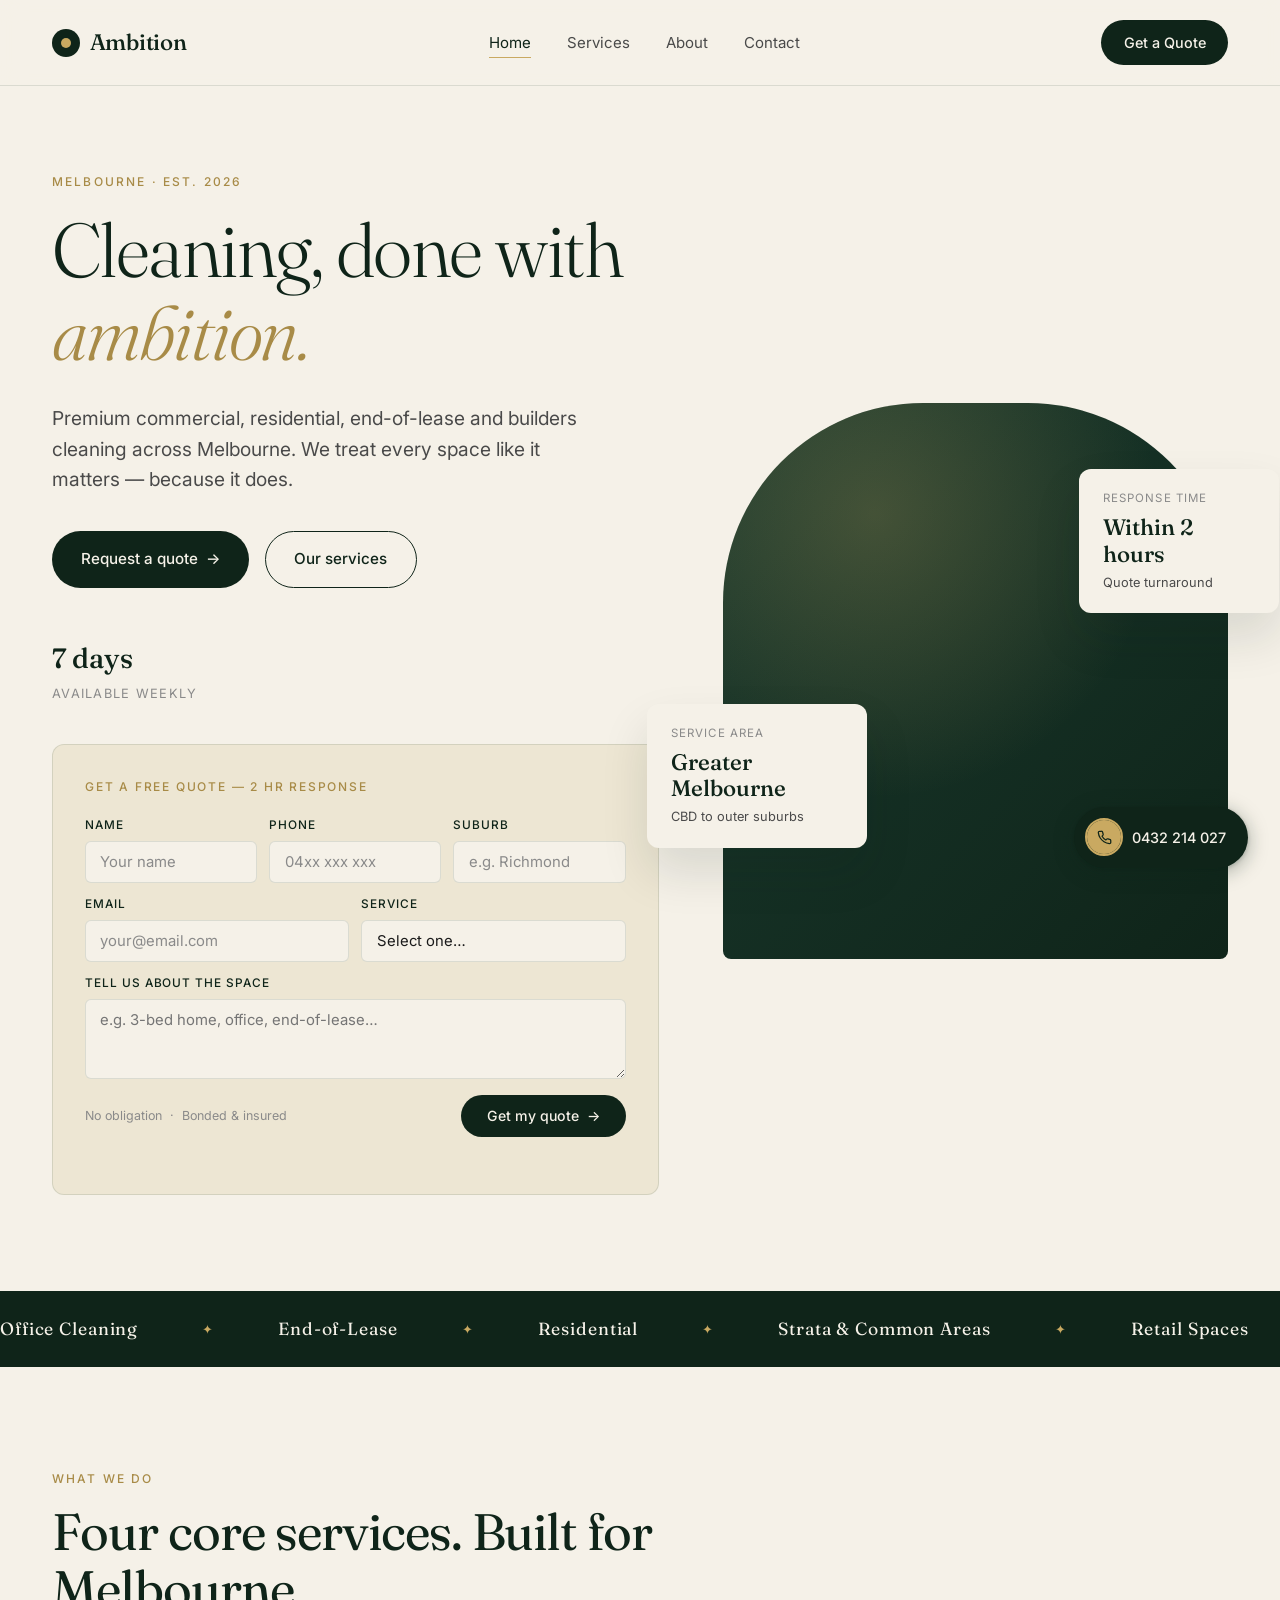
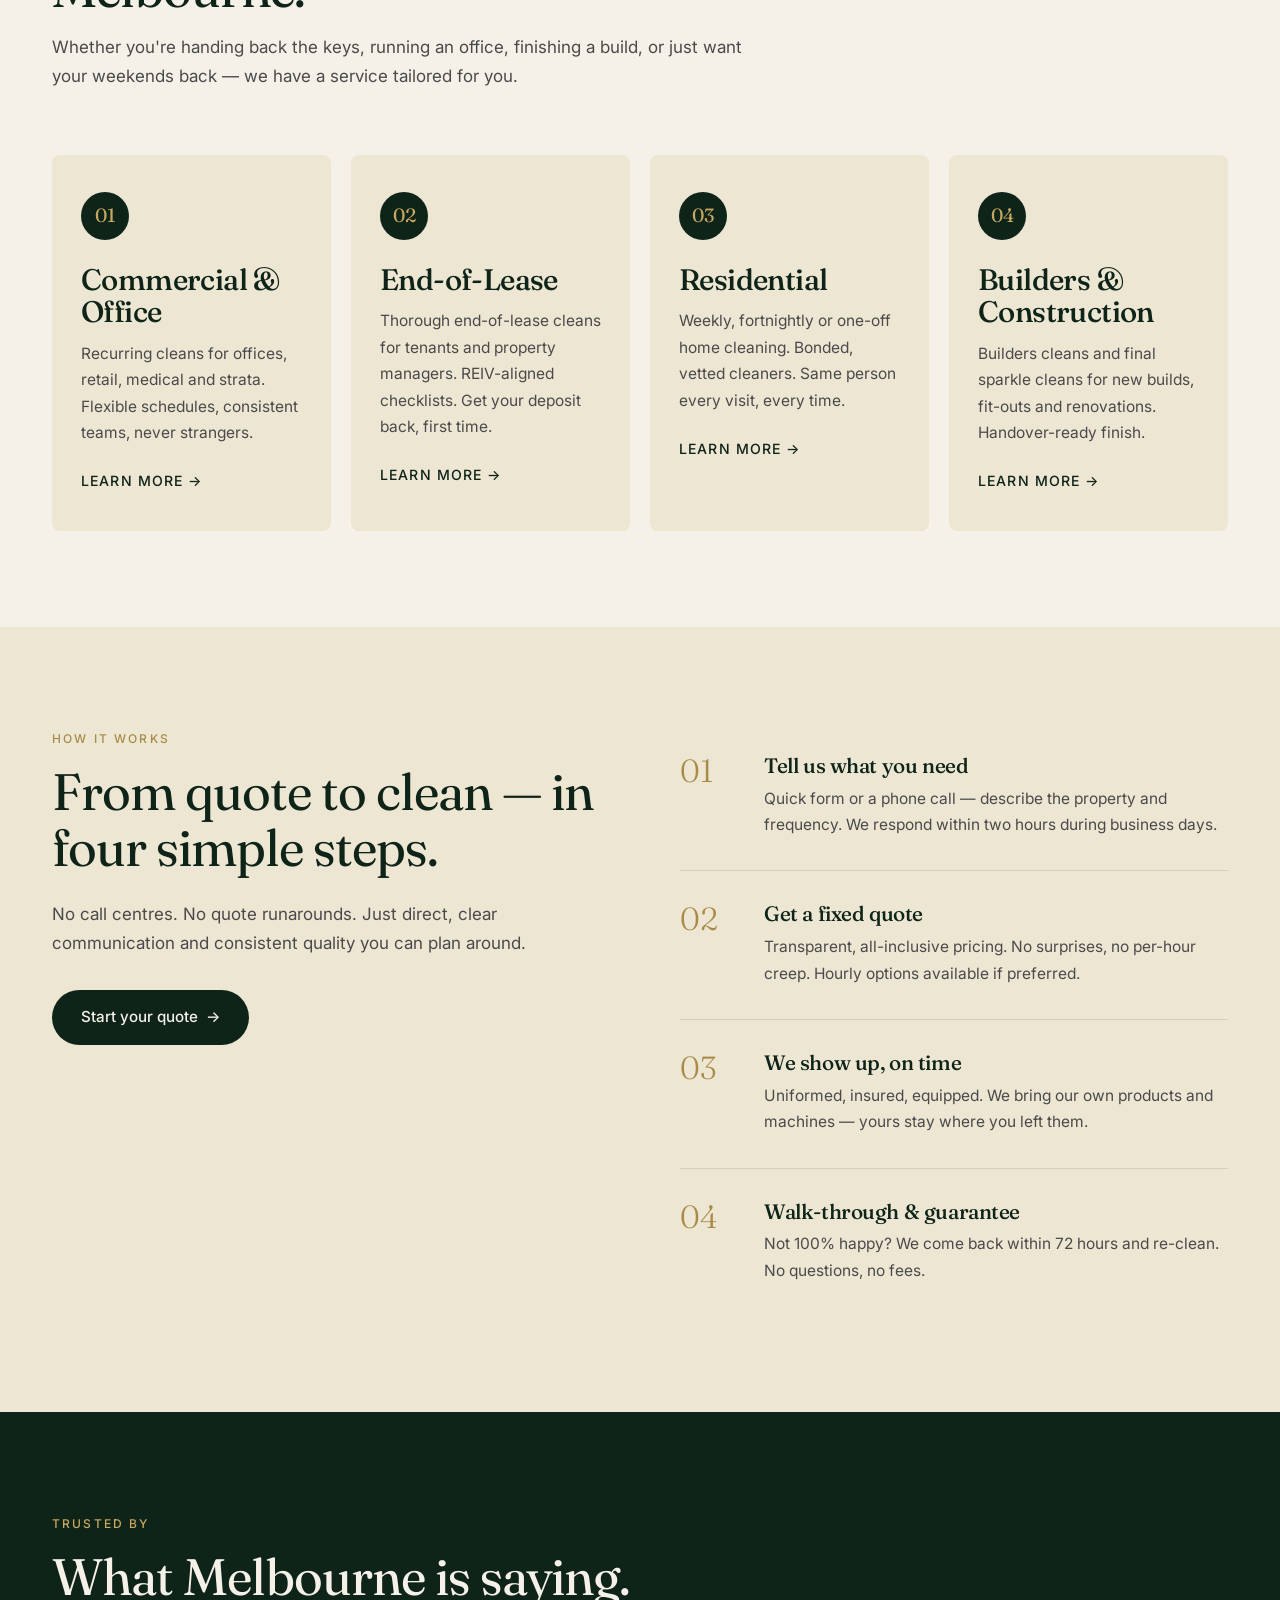
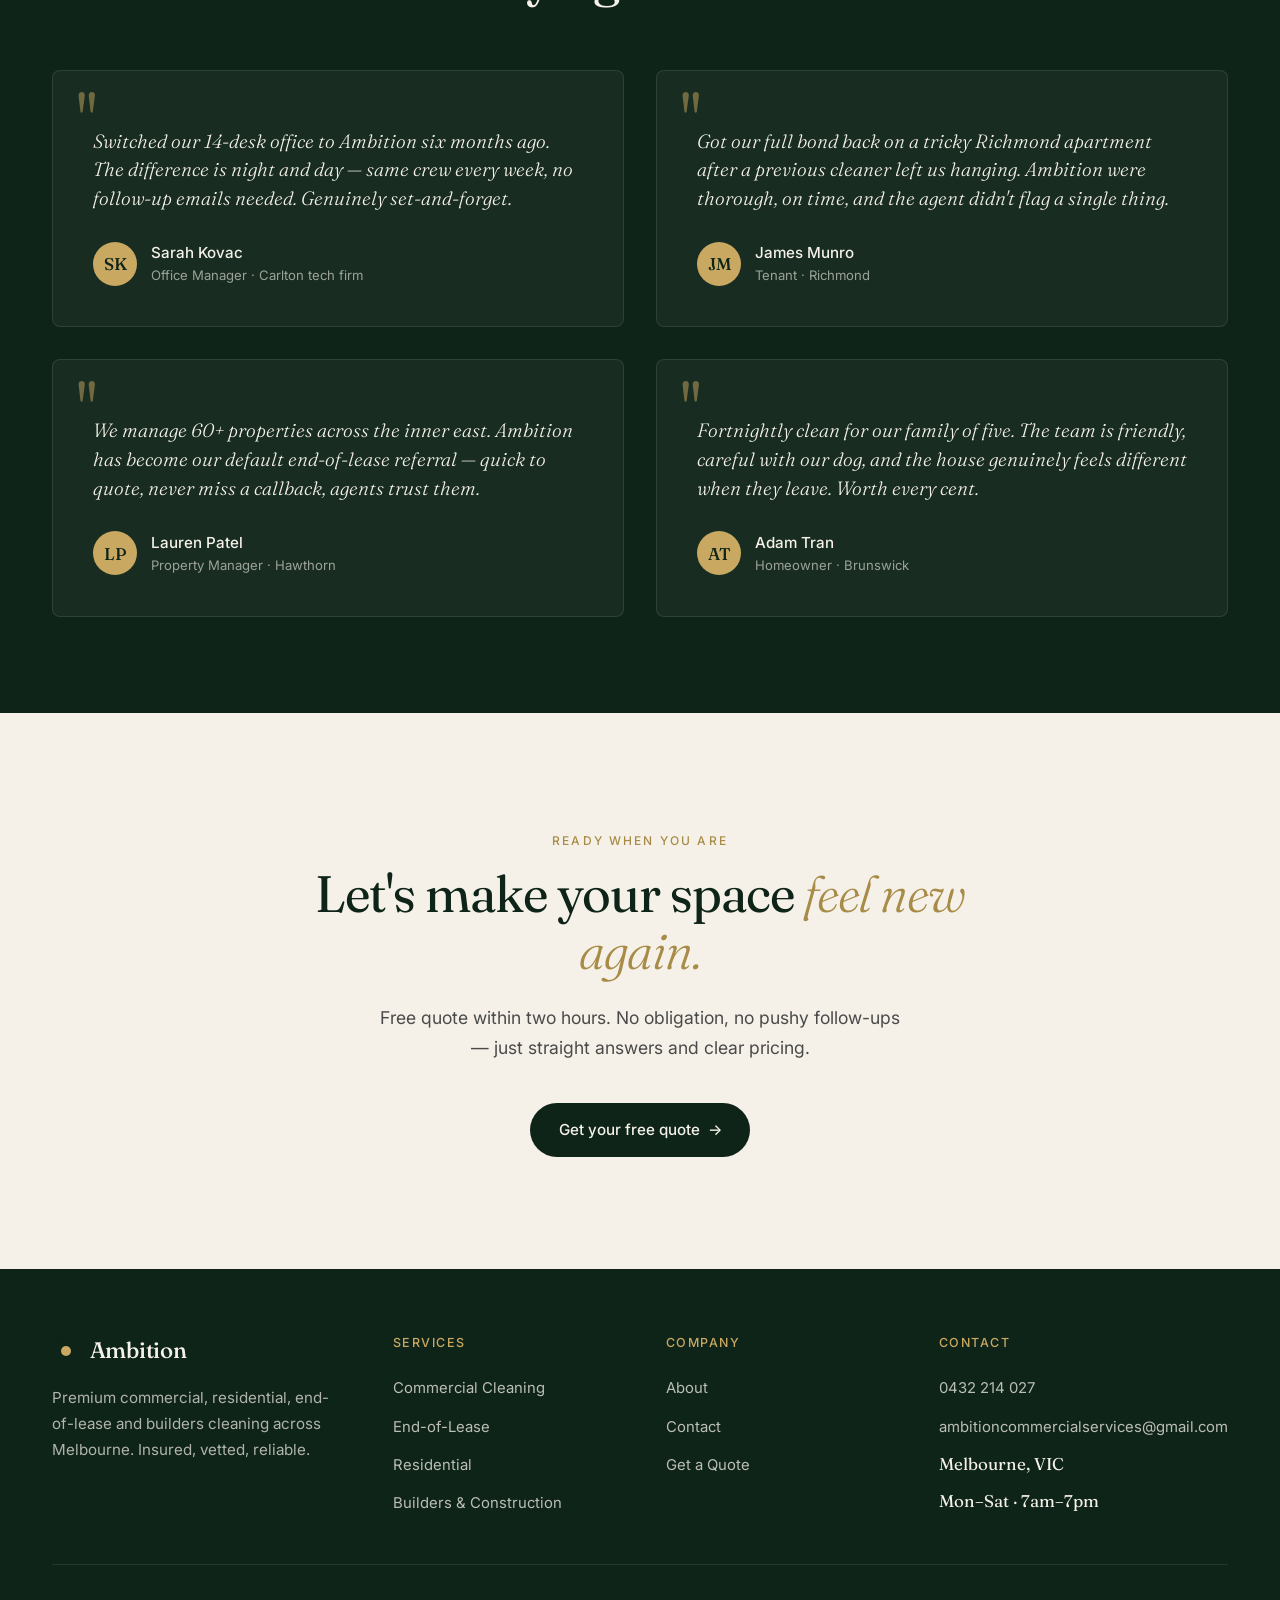
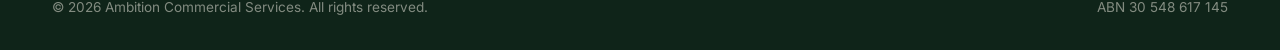
<file: index.html>
<!DOCTYPE html>
<html lang="en">
<head>
<meta charset="UTF-8">
<meta name="viewport" content="width=device-width, initial-scale=1.0">
<title>Ambition Commercial Services — Premium Cleaning, Melbourne</title>
<meta name="description" content="Melbourne's trusted commercial, residential, end-of-lease and builders cleaning service. Insured, vetted, and reliable. Serving the entire Melbourne metro area.">
<link rel="preconnect" href="https://fonts.googleapis.com">
<link rel="preconnect" href="https://fonts.gstatic.com" crossorigin>
<link href="https://fonts.googleapis.com/css2?family=Fraunces:ital,opsz,wght@0,9..144,300;0,9..144,400;0,9..144,500;1,9..144,300;1,9..144,400&family=Inter:wght@400;500;600&display=swap" rel="stylesheet">
<link rel="icon" type="image/svg+xml" href="favicon.svg">
<link rel="stylesheet" href="styles.css">
</head>
<body>

<nav class="nav">
  <div class="nav-inner">
    <a href="index.html" class="logo">
      <span class="logo-mark"></span>
      Ambition
    </a>
    <ul class="nav-links">
      <li><a href="index.html" class="active">Home</a></li>
      <li><a href="services.html">Services</a></li>
      <li><a href="about.html">About</a></li>
      <li><a href="contact.html">Contact</a></li>
    </ul>
    <a href="contact.html" class="nav-cta">Get a Quote</a>
    <button class="hamburger" aria-label="Menu">
      <span></span><span></span><span></span>
    </button>
  </div>
</nav>

<!-- HERO -->
<section class="hero">
  <div class="container">
    <div class="hero-grid">
      <div class="hero-content">
        <span class="eyebrow">Melbourne · Est. 2026</span>
        <h1>Cleaning, done with <em>ambition.</em></h1>
        <p class="lead">Premium commercial, residential, end-of-lease and builders cleaning across Melbourne. We treat every space like it matters — because it does.</p>
        <div class="hero-ctas">
          <a href="contact.html" class="btn btn-primary btn-arrow">Request a quote</a>
          <a href="services.html" class="btn btn-outline">Our services</a>
        </div>
        <div class="hero-trust">
          <div class="hero-trust-item">
            <strong>7 days</strong>
            <span>Available weekly</span>
          </div>
        </div>

<form class="hero-form hero-form--light hero-quote-form" novalidate>
  <span class="hero-form-title">Get a free quote — 2 hr response</span>
  <div class="hero-form-row three-col">
    <div class="hero-form-field">
      <label for="hf-name">Name</label>
      <input type="text" id="hf-name" name="name" placeholder="Your name" required>
    </div>
    <div class="hero-form-field">
      <label for="hf-phone">Phone</label>
      <input type="tel" id="hf-phone" name="phone" placeholder="04xx xxx xxx" required>
    </div>
    <div class="hero-form-field">
      <label for="hf-suburb">Suburb</label>
      <input type="text" id="hf-suburb" name="suburb" placeholder="e.g. Richmond" required>
    </div>
  </div>
  <div class="hero-form-row">
    <div class="hero-form-field">
      <label for="hf-email">Email</label>
      <input type="email" id="hf-email" name="email" placeholder="your@email.com" required>
    </div>
    <div class="hero-form-field">
      <label for="hf-service">Service</label>
      <select id="hf-service" name="service" data-preselect="" required>
              <option value="" selected>Select one…</option>
              <option value="Commercial / Office">Commercial / Office</option>
              <option value="End-of-Lease">End-of-Lease</option>
              <option value="Residential — One-off">Residential — One-off</option>
              <option value="Residential — Recurring">Residential — Recurring</option>
              <option value="Builders &amp; End-of-Construction">Builders &amp; End-of-Construction</option>
              <option value="Other / Specialty">Other / Specialty</option>
      </select>
    </div>
  </div>
  <div class="hero-form-row one-col">
    <div class="hero-form-field">
      <label for="hf-details">Tell us about the space</label>
      <textarea id="hf-details" name="details" placeholder="e.g. 3-bed home, office, end-of-lease…" required></textarea>
    </div>
  </div>
  <div style="position:absolute;left:-9999px;opacity:0;" aria-hidden="true">
    <input type="text" name="website" tabindex="-1" autocomplete="off">
  </div>
  <div class="hero-form-footer">
    <span class="hero-form-note">No obligation &nbsp;·&nbsp; Bonded &amp; insured</span>
    <button type="submit" class="btn btn-primary btn-arrow hero-form-submit">Get my quote</button>
  </div>
  <div class="hero-form-status"></div>
</form>
      </div>
      <div class="hero-visual">
        <div class="hero-visual-bg"></div>
        <div class="hero-visual-stat hero-visual-stat-1">
          <div class="stat-label">Service Area</div>
          <div class="stat-value">Greater Melbourne</div>
          <div class="stat-meta">CBD to outer suburbs</div>
        </div>
        <div class="hero-visual-stat hero-visual-stat-2">
          <div class="stat-label">Response Time</div>
          <div class="stat-value">Within 2 hours</div>
          <div class="stat-meta">Quote turnaround</div>
        </div>
      </div>
    </div>
  </div>
</section>

<!-- MARQUEE -->
<div class="marquee">
  <div class="marquee-track">
    <span>Office Cleaning</span>
    <span>End-of-Lease</span>
    <span>Residential</span>
    <span>Strata &amp; Common Areas</span>
    <span>Retail Spaces</span>
    <span>Medical &amp; Allied Health</span>
    <span>Construction Cleans</span>
    <span>Office Cleaning</span>
    <span>End-of-Lease</span>
    <span>Residential</span>
    <span>Strata &amp; Common Areas</span>
    <span>Retail Spaces</span>
    <span>Medical &amp; Allied Health</span>
    <span>Construction Cleans</span>
  </div>
</div>

<!-- SERVICES -->
<section class="services-section">
  <div class="container">
    <div class="section-head">
      <span class="eyebrow">What we do</span>
      <h2>Four core services. Built for Melbourne.</h2>
      <p style="margin-top:1rem;">Whether you're handing back the keys, running an office, finishing a build, or just want your weekends back — we have a service tailored for you.</p>
    </div>
    <div class="services-grid">
      <div class="service-card">
        <div class="service-icon">01</div>
        <h3>Commercial &amp; Office</h3>
        <p>Recurring cleans for offices, retail, medical and strata. Flexible schedules, consistent teams, never strangers.</p>
        <a href="commercial.html" class="service-link">Learn more →</a>
      </div>
      <div class="service-card">
        <div class="service-icon">02</div>
        <h3>End-of-Lease</h3>
        <p>Thorough end-of-lease cleans for tenants and property managers. REIV-aligned checklists. Get your deposit back, first time.</p>
        <a href="end-of-lease.html" class="service-link">Learn more →</a>
      </div>
      <div class="service-card">
        <div class="service-icon">03</div>
        <h3>Residential</h3>
        <p>Weekly, fortnightly or one-off home cleaning. Bonded, vetted cleaners. Same person every visit, every time.</p>
        <a href="residential.html" class="service-link">Learn more →</a>
      </div>
      <div class="service-card">
        <div class="service-icon">04</div>
        <h3>Builders &amp; Construction</h3>
        <p>Builders cleans and final sparkle cleans for new builds, fit-outs and renovations. Handover-ready finish.</p>
        <a href="builders.html" class="service-link">Learn more →</a>
      </div>
    </div>
  </div>
</section>

<!-- PROCESS / WHY US -->
<section class="split-section">
  <div class="container">
    <div class="split-grid">
      <div>
        <span class="eyebrow">How it works</span>
        <h2>From quote to clean — in four simple steps.</h2>
        <p style="margin-top:1.5rem;">No call centres. No quote runarounds. Just direct, clear communication and consistent quality you can plan around.</p>
        <a href="contact.html" class="btn btn-primary btn-arrow" style="margin-top:2rem;">Start your quote</a>
      </div>
      <ul class="process-list">
        <li class="process-item">
          <span class="process-num">01</span>
          <div>
            <h4>Tell us what you need</h4>
            <p>Quick form or a phone call — describe the property and frequency. We respond within two hours during business days.</p>
          </div>
        </li>
        <li class="process-item">
          <span class="process-num">02</span>
          <div>
            <h4>Get a fixed quote</h4>
            <p>Transparent, all-inclusive pricing. No surprises, no per-hour creep. Hourly options available if preferred.</p>
          </div>
        </li>
        <li class="process-item">
          <span class="process-num">03</span>
          <div>
            <h4>We show up, on time</h4>
            <p>Uniformed, insured, equipped. We bring our own products and machines — yours stay where you left them.</p>
          </div>
        </li>
        <li class="process-item">
          <span class="process-num">04</span>
          <div>
            <h4>Walk-through &amp; guarantee</h4>
            <p>Not 100% happy? We come back within 72 hours and re-clean. No questions, no fees.</p>
          </div>
        </li>
      </ul>
    </div>
  </div>
</section>

<!-- TESTIMONIALS -->
<section class="testimonials">
  <div class="container">
    <div class="section-head">
      <span class="eyebrow">Trusted by</span>
      <h2>What Melbourne is saying.</h2>
    </div>
    <div class="testimonial-grid">
      <div class="testimonial">
        <p class="testimonial-quote">Switched our 14-desk office to Ambition six months ago. The difference is night and day — same crew every week, no follow-up emails needed. Genuinely set-and-forget.</p>
        <div class="testimonial-author">
          <div class="author-avatar">SK</div>
          <div>
            <div class="author-name">Sarah Kovac</div>
            <div class="author-role">Office Manager · Carlton tech firm</div>
          </div>
        </div>
      </div>
      <div class="testimonial">
        <p class="testimonial-quote">Got our full bond back on a tricky Richmond apartment after a previous cleaner left us hanging. Ambition were thorough, on time, and the agent didn't flag a single thing.</p>
        <div class="testimonial-author">
          <div class="author-avatar">JM</div>
          <div>
            <div class="author-name">James Munro</div>
            <div class="author-role">Tenant · Richmond</div>
          </div>
        </div>
      </div>
      <div class="testimonial">
        <p class="testimonial-quote">We manage 60+ properties across the inner east. Ambition has become our default end-of-lease referral — quick to quote, never miss a callback, agents trust them.</p>
        <div class="testimonial-author">
          <div class="author-avatar">LP</div>
          <div>
            <div class="author-name">Lauren Patel</div>
            <div class="author-role">Property Manager · Hawthorn</div>
          </div>
        </div>
      </div>
      <div class="testimonial">
        <p class="testimonial-quote">Fortnightly clean for our family of five. The team is friendly, careful with our dog, and the house genuinely feels different when they leave. Worth every cent.</p>
        <div class="testimonial-author">
          <div class="author-avatar">AT</div>
          <div>
            <div class="author-name">Adam Tran</div>
            <div class="author-role">Homeowner · Brunswick</div>
          </div>
        </div>
      </div>
    </div>
  </div>
</section>

<!-- CTA BAND -->
<section class="cta-band">
  <div class="container">
    <span class="eyebrow">Ready when you are</span>
    <h2>Let's make your space <em>feel new again.</em></h2>
    <p>Free quote within two hours. No obligation, no pushy follow-ups — just straight answers and clear pricing.</p>
    <a href="contact.html" class="btn btn-primary btn-arrow">Get your free quote</a>
  </div>
</section>

<!-- FOOTER -->
<footer>
  <div class="container">
    <div class="footer-grid">
      <div class="footer-brand">
        <div class="logo">
          <span class="logo-mark"></span>
          Ambition
        </div>
        <p>Premium commercial, residential, end-of-lease and builders cleaning across Melbourne. Insured, vetted, reliable.</p>
      </div>
      <div class="footer-col">
        <h5>Services</h5>
        <ul>
          <li><a href="commercial.html">Commercial Cleaning</a></li>
          <li><a href="end-of-lease.html">End-of-Lease</a></li>
          <li><a href="residential.html">Residential</a></li>
          <li><a href="builders.html">Builders &amp; Construction</a></li>
        </ul>
      </div>
      <div class="footer-col">
        <h5>Company</h5>
        <ul>
          <li><a href="about.html">About</a></li>
          <li><a href="contact.html">Contact</a></li>
          <li><a href="contact.html">Get a Quote</a></li>
        </ul>
      </div>
      <div class="footer-col">
        <h5>Contact</h5>
        <ul>
          <li><a href="tel:+61432214027">0432 214 027</a></li>
          <li><a href="mailto:ambitioncommercialservices@gmail.com">ambitioncommercialservices@gmail.com</a></li>
          <li>Melbourne, VIC</li>
          <li>Mon–Sat · 7am–7pm</li>
        </ul>
      </div>
    </div>
    <div class="footer-bottom">
      <span>© 2026 Ambition Commercial Services. All rights reserved.</span>
      <span>ABN 30 548 617 145</span>
    </div>
  </div>
</footer>

<!-- Floating call button -->
<a href="tel:+61432214027" class="float-call" aria-label="Call us on 0432 214 027">
  <span class="float-call-icon">
    <svg viewBox="0 0 24 24" fill="none" stroke="currentColor" stroke-width="2" stroke-linecap="round" stroke-linejoin="round"><path d="M22 16.92v3a2 2 0 0 1-2.18 2 19.79 19.79 0 0 1-8.63-3.07 19.5 19.5 0 0 1-6-6 19.79 19.79 0 0 1-3.07-8.67A2 2 0 0 1 4.11 2h3a2 2 0 0 1 2 1.72 12.84 12.84 0 0 0 .7 2.81 2 2 0 0 1-.45 2.11L8.09 9.91a16 16 0 0 0 6 6l1.27-1.27a2 2 0 0 1 2.11-.45 12.84 12.84 0 0 0 2.81.7A2 2 0 0 1 22 16.92z"/></svg>
  </span>
  <span class="float-call-label">0432 214 027</span>
</a>

<script src="script.js"></script>
</body>
</html>
</file>
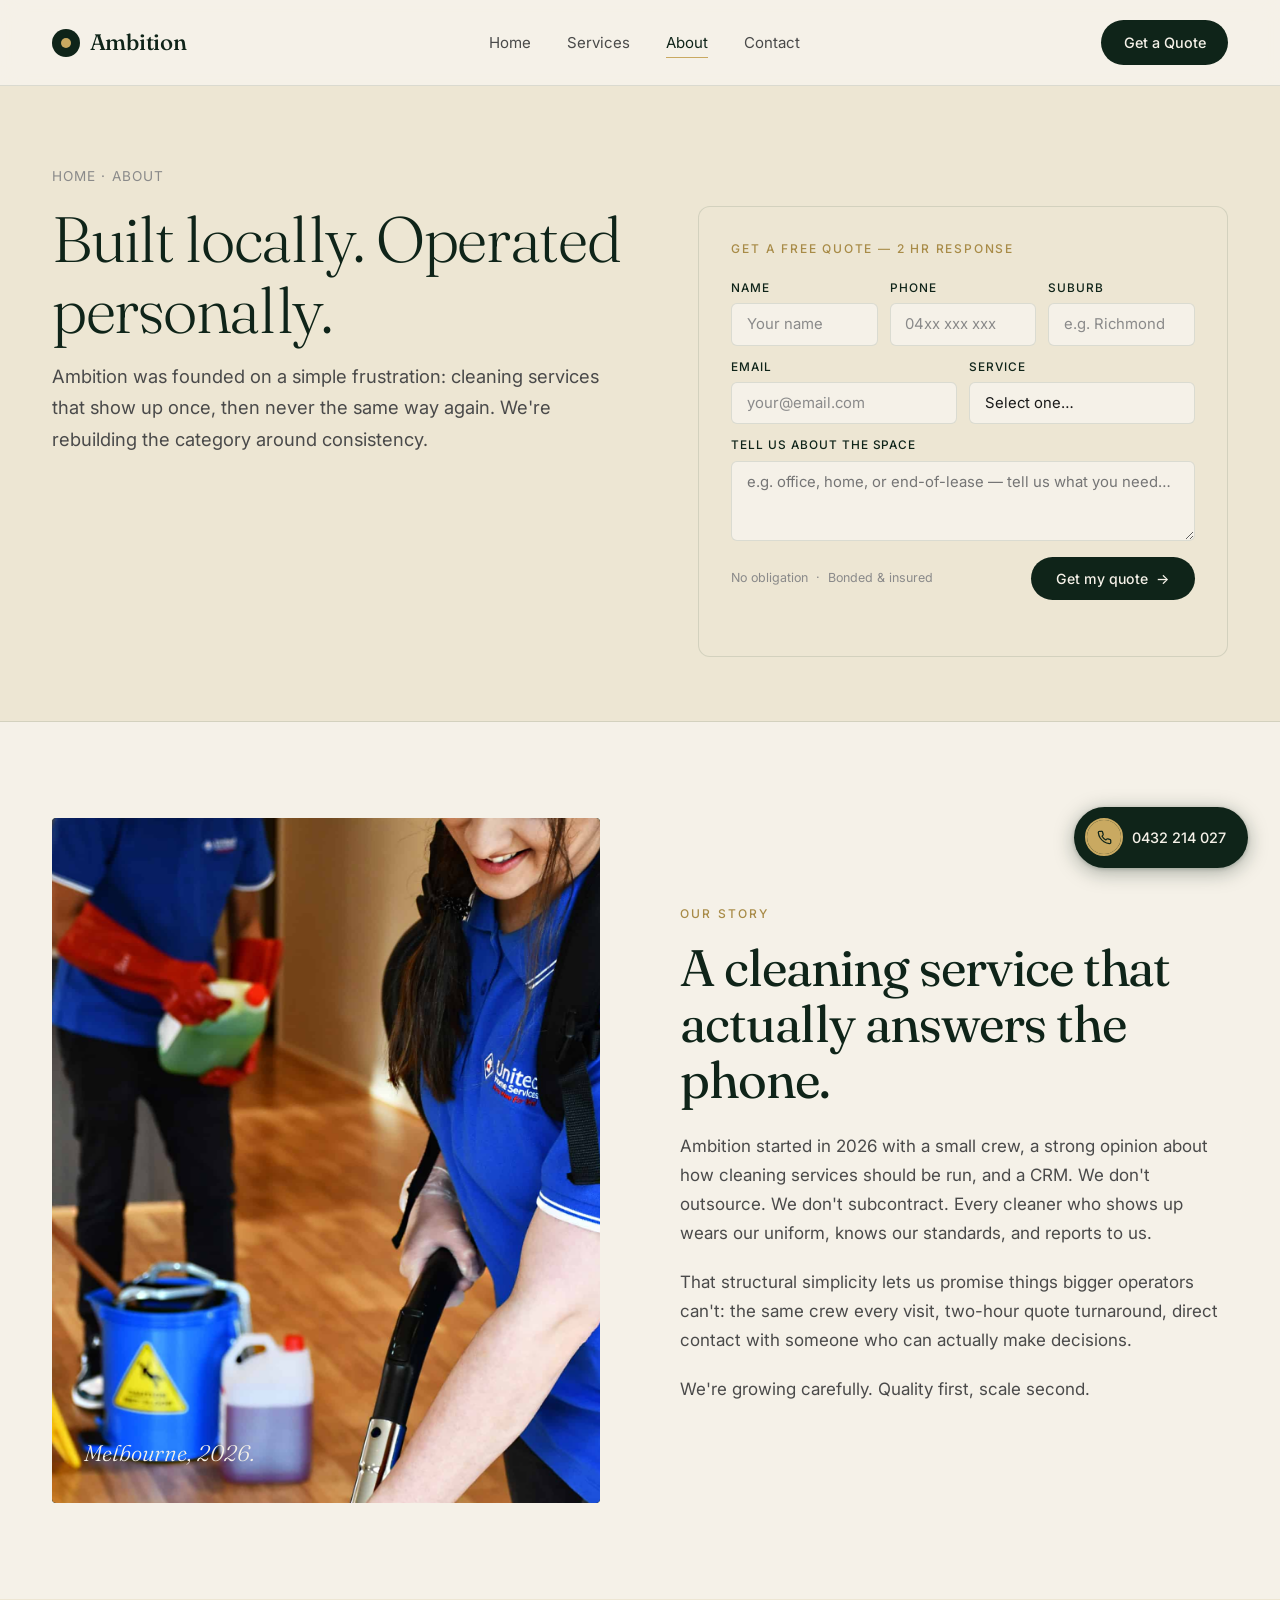
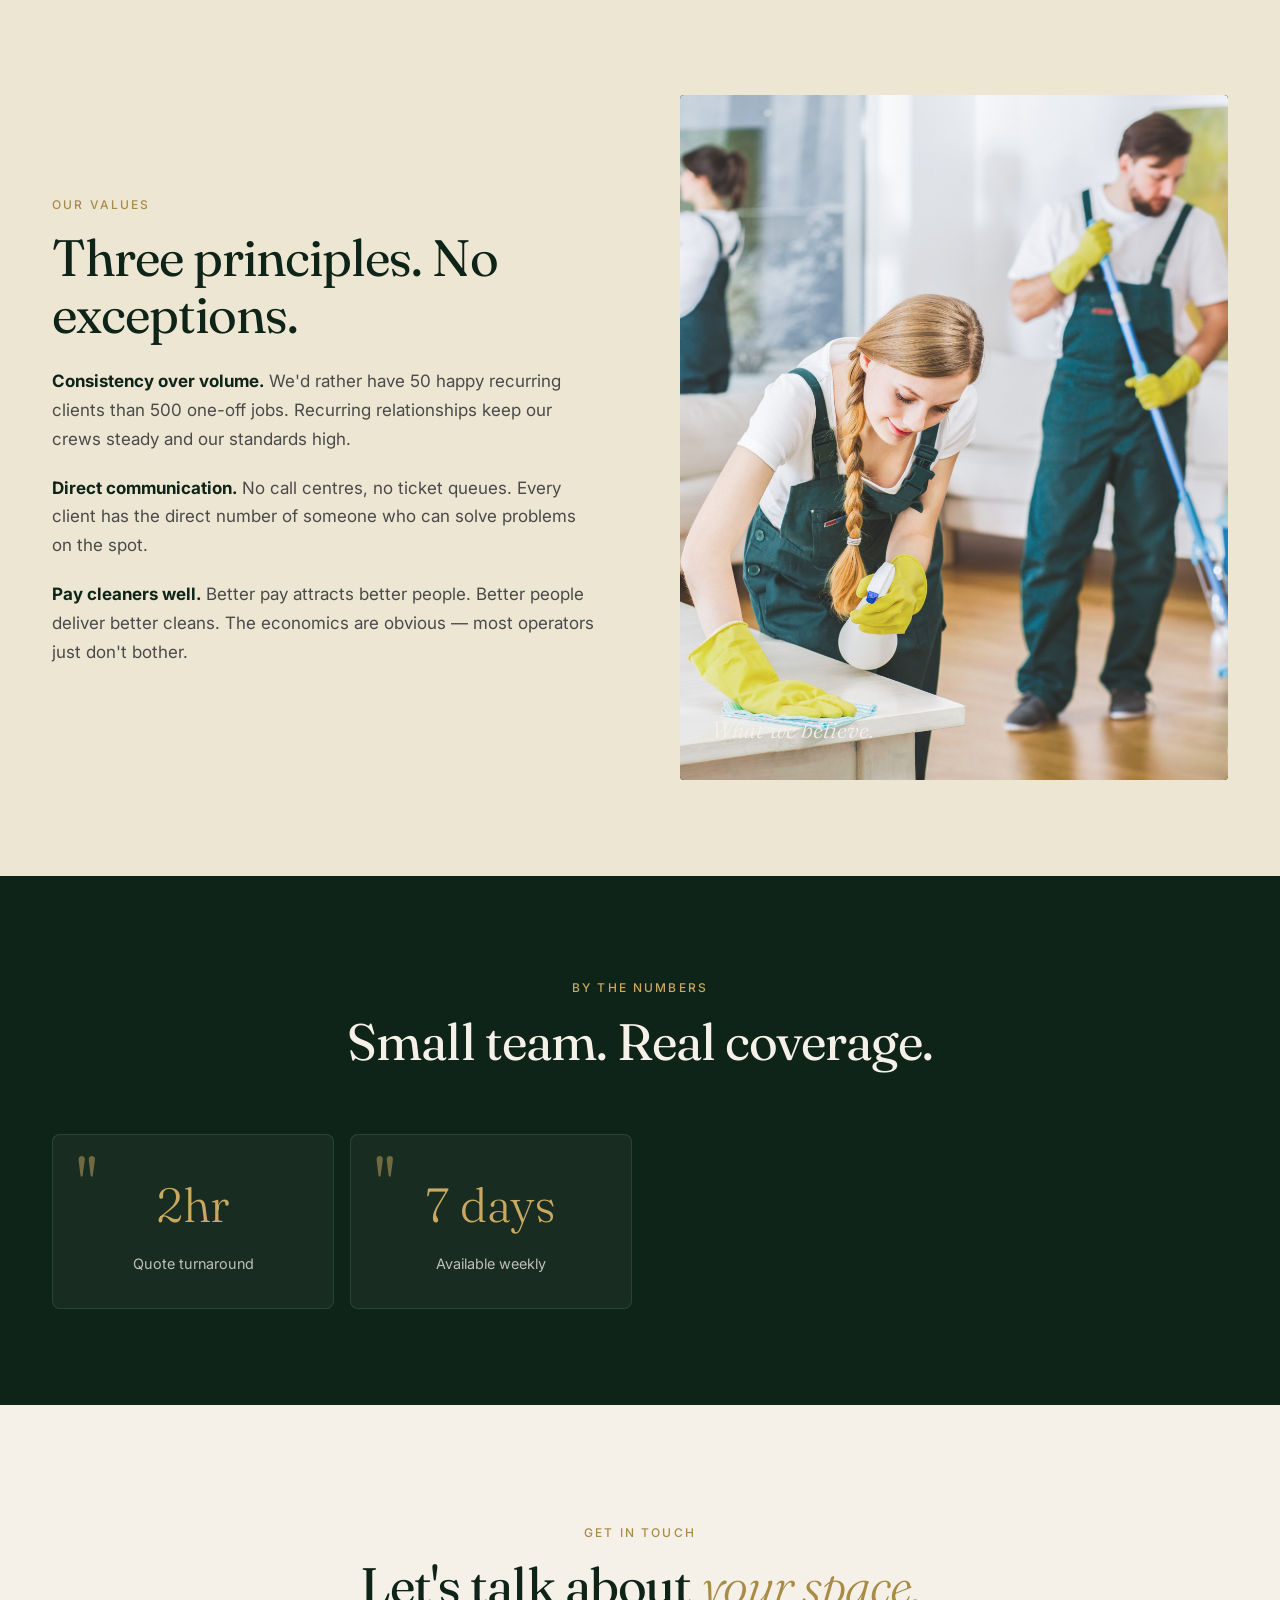
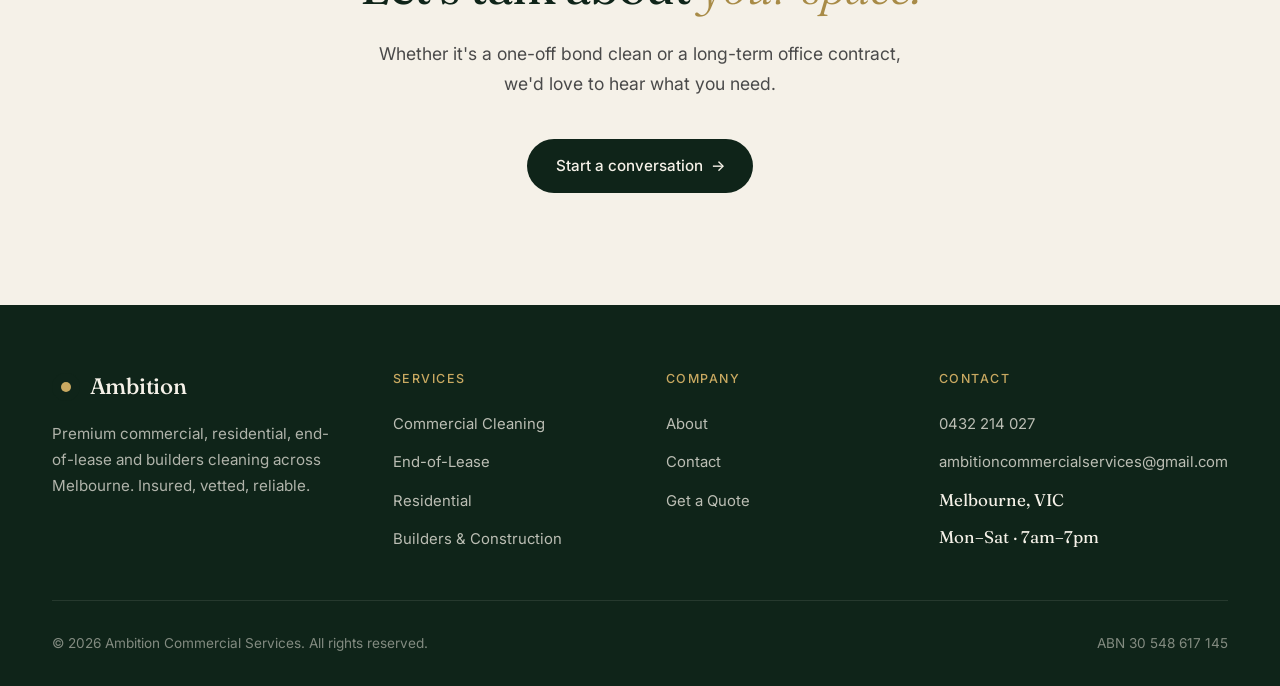
<file: about.html>
<!DOCTYPE html>
<html lang="en">
<head>
<meta charset="UTF-8">
<meta name="viewport" content="width=device-width, initial-scale=1.0">
<title>About — Ambition Commercial Services</title>
<meta name="description" content="Locally-owned Melbourne cleaning service built on consistency, communication and care. Learn the Ambition story.">
<link rel="preconnect" href="https://fonts.googleapis.com">
<link rel="preconnect" href="https://fonts.gstatic.com" crossorigin>
<link href="https://fonts.googleapis.com/css2?family=Fraunces:ital,opsz,wght@0,9..144,300;0,9..144,400;0,9..144,500;1,9..144,300;1,9..144,400&family=Inter:wght@400;500;600&display=swap" rel="stylesheet">
<link rel="icon" type="image/svg+xml" href="favicon.svg">
<link rel="stylesheet" href="styles.css">
</head>
<body>

<nav class="nav">
  <div class="nav-inner">
    <a href="index.html" class="logo"><span class="logo-mark"></span> Ambition</a>
    <ul class="nav-links">
      <li><a href="index.html">Home</a></li>
      <li><a href="services.html">Services</a></li>
      <li><a href="about.html" class="active">About</a></li>
      <li><a href="contact.html">Contact</a></li>
    </ul>
    <a href="contact.html" class="nav-cta">Get a Quote</a>
    <button class="hamburger" aria-label="Menu"><span></span><span></span><span></span></button>
  </div>
</nav>

<section class="page-hero has-form">
  <div class="container">
    <div class="page-hero-grid">
      <div>
        <div class="breadcrumb"><a href="index.html">Home</a> · About</div>
    <h1>Built locally. Operated personally.</h1>
    <p>Ambition was founded on a simple frustration: cleaning services that show up once, then never the same way again. We're rebuilding the category around consistency.</p>
      </div>
      <div>
        <form class="hero-form hero-form--light hero-quote-form" novalidate>
  <span class="hero-form-title">Get a free quote — 2 hr response</span>
  <div class="hero-form-row three-col">
    <div class="hero-form-field">
      <label for="hf-name">Name</label>
      <input type="text" id="hf-name" name="name" placeholder="Your name" required>
    </div>
    <div class="hero-form-field">
      <label for="hf-phone">Phone</label>
      <input type="tel" id="hf-phone" name="phone" placeholder="04xx xxx xxx" required>
    </div>
    <div class="hero-form-field">
      <label for="hf-suburb">Suburb</label>
      <input type="text" id="hf-suburb" name="suburb" placeholder="e.g. Richmond" required>
    </div>
  </div>
  <div class="hero-form-row">
    <div class="hero-form-field">
      <label for="hf-email">Email</label>
      <input type="email" id="hf-email" name="email" placeholder="your@email.com" required>
    </div>
    <div class="hero-form-field">
      <label for="hf-service">Service</label>
      <select id="hf-service" name="service" data-preselect="" required>
              <option value="" selected>Select one…</option>
              <option value="Commercial / Office">Commercial / Office</option>
              <option value="End-of-Lease">End-of-Lease</option>
              <option value="Residential — One-off">Residential — One-off</option>
              <option value="Residential — Recurring">Residential — Recurring</option>
              <option value="Builders &amp; End-of-Construction">Builders &amp; End-of-Construction</option>
              <option value="Other / Specialty">Other / Specialty</option>
      </select>
    </div>
  </div>
  <div class="hero-form-row one-col">
    <div class="hero-form-field">
      <label for="hf-details">Tell us about the space</label>
      <textarea id="hf-details" name="details" placeholder="e.g. office, home, or end-of-lease — tell us what you need…" required></textarea>
    </div>
  </div>
  <div style="position:absolute;left:-9999px;opacity:0;" aria-hidden="true">
    <input type="text" name="website" tabindex="-1" autocomplete="off">
  </div>
  <div class="hero-form-footer">
    <span class="hero-form-note">No obligation &nbsp;·&nbsp; Bonded &amp; insured</span>
    <button type="submit" class="btn btn-primary btn-arrow hero-form-submit">Get my quote</button>
  </div>
  <div class="hero-form-status"></div>
</form>
      </div>
    </div>
  </div>
</section>

<section class="content-section">
  <div class="container">
    <div class="content-grid">
      <div class="content-img">
        <img src="images/cleaning-team.jpg" alt="Ambition cleaning team at work" loading="lazy" style="width:100%;height:100%;object-fit:cover;position:absolute;inset:0;border-radius:4px;display:block;">
        <div class="content-img-tag">Melbourne, 2026.</div>
      </div>
      <div class="content-text">
        <span class="eyebrow">Our story</span>
        <h2>A cleaning service that actually answers the phone.</h2>
        <p>Ambition started in 2026 with a small crew, a strong opinion about how cleaning services should be run, and a CRM. We don't outsource. We don't subcontract. Every cleaner who shows up wears our uniform, knows our standards, and reports to us.</p>
        <p>That structural simplicity lets us promise things bigger operators can't: the same crew every visit, two-hour quote turnaround, direct contact with someone who can actually make decisions.</p>
        <p>We're growing carefully. Quality first, scale second.</p>
      </div>
    </div>
  </div>
</section>

<section class="content-section alt">
  <div class="container">
    <div class="content-grid">
      <div class="content-img">
        <img src="images/cleaning-services.jpg" alt="Professional cleaning service Melbourne" loading="lazy" style="width:100%;height:100%;object-fit:cover;position:absolute;inset:0;border-radius:4px;display:block;">
        <div class="content-img-tag">What we believe.</div>
      </div>
      <div class="content-text">
        <span class="eyebrow">Our values</span>
        <h2>Three principles. No exceptions.</h2>
        <p><strong style="color:var(--forest-deep);">Consistency over volume.</strong> We'd rather have 50 happy recurring clients than 500 one-off jobs. Recurring relationships keep our crews steady and our standards high.</p>
        <p><strong style="color:var(--forest-deep);">Direct communication.</strong> No call centres, no ticket queues. Every client has the direct number of someone who can solve problems on the spot.</p>
        <p><strong style="color:var(--forest-deep);">Pay cleaners well.</strong> Better pay attracts better people. Better people deliver better cleans. The economics are obvious — most operators just don't bother.</p>
      </div>
    </div>
  </div>
</section>

<section class="testimonials">
  <div class="container">
    <div class="section-head center">
      <span class="eyebrow">By the numbers</span>
      <h2>Small team. Real coverage.</h2>
    </div>
    <div class="testimonial-grid" style="grid-template-columns:repeat(4,1fr); gap:1rem;">
      <div class="testimonial" style="text-align:center; padding:2rem 1rem;">
        <div style="font-family:'Fraunces',serif; font-size:3rem; color:var(--brass); font-weight:300;">2hr</div>
        <p style="color:rgba(245,241,232,0.75); margin-top:0.5rem; font-size:0.9rem;">Quote turnaround</p>
      </div>
      <div class="testimonial" style="text-align:center; padding:2rem 1rem;">
        <div style="font-family:'Fraunces',serif; font-size:3rem; color:var(--brass); font-weight:300;">7 days</div>
        <p style="color:rgba(245,241,232,0.75); margin-top:0.5rem; font-size:0.9rem;">Available weekly</p>
      </div>
    </div>
  </div>
</section>

<section class="cta-band">
  <div class="container">
    <span class="eyebrow">Get in touch</span>
    <h2>Let's talk about <em>your space.</em></h2>
    <p>Whether it's a one-off bond clean or a long-term office contract, we'd love to hear what you need.</p>
    <a href="contact.html" class="btn btn-primary btn-arrow">Start a conversation</a>
  </div>
</section>

<footer>
  <div class="container">
    <div class="footer-grid">
      <div class="footer-brand">
        <div class="logo"><span class="logo-mark"></span> Ambition</div>
        <p>Premium commercial, residential, end-of-lease and builders cleaning across Melbourne. Insured, vetted, reliable.</p>
      </div>
      <div class="footer-col">
        <h5>Services</h5>
        <ul>
          <li><a href="commercial.html">Commercial Cleaning</a></li>
          <li><a href="end-of-lease.html">End-of-Lease</a></li>
          <li><a href="residential.html">Residential</a></li>
          <li><a href="builders.html">Builders &amp; Construction</a></li>
        </ul>
      </div>
      <div class="footer-col">
        <h5>Company</h5>
        <ul>
          <li><a href="about.html">About</a></li>
          <li><a href="contact.html">Contact</a></li>
          <li><a href="contact.html">Get a Quote</a></li>
        </ul>
      </div>
      <div class="footer-col">
        <h5>Contact</h5>
        <ul>
          <li><a href="tel:+61432214027">0432 214 027</a></li>
          <li><a href="mailto:ambitioncommercialservices@gmail.com">ambitioncommercialservices@gmail.com</a></li>
          <li>Melbourne, VIC</li>
          <li>Mon–Sat · 7am–7pm</li>
        </ul>
      </div>
    </div>
    <div class="footer-bottom">
      <span>© 2026 Ambition Commercial Services. All rights reserved.</span>
      <span>ABN 30 548 617 145</span>
    </div>
  </div>
</footer>

<!-- Floating call button -->
<a href="tel:+61432214027" class="float-call" aria-label="Call us on 0432 214 027">
  <span class="float-call-icon">
    <svg viewBox="0 0 24 24" fill="none" stroke="currentColor" stroke-width="2" stroke-linecap="round" stroke-linejoin="round"><path d="M22 16.92v3a2 2 0 0 1-2.18 2 19.79 19.79 0 0 1-8.63-3.07 19.5 19.5 0 0 1-6-6 19.79 19.79 0 0 1-3.07-8.67A2 2 0 0 1 4.11 2h3a2 2 0 0 1 2 1.72 12.84 12.84 0 0 0 .7 2.81 2 2 0 0 1-.45 2.11L8.09 9.91a16 16 0 0 0 6 6l1.27-1.27a2 2 0 0 1 2.11-.45 12.84 12.84 0 0 0 2.81.7A2 2 0 0 1 22 16.92z"/></svg>
  </span>
  <span class="float-call-label">0432 214 027</span>
</a>

<script src="script.js"></script>
</body>
</html>
</file>
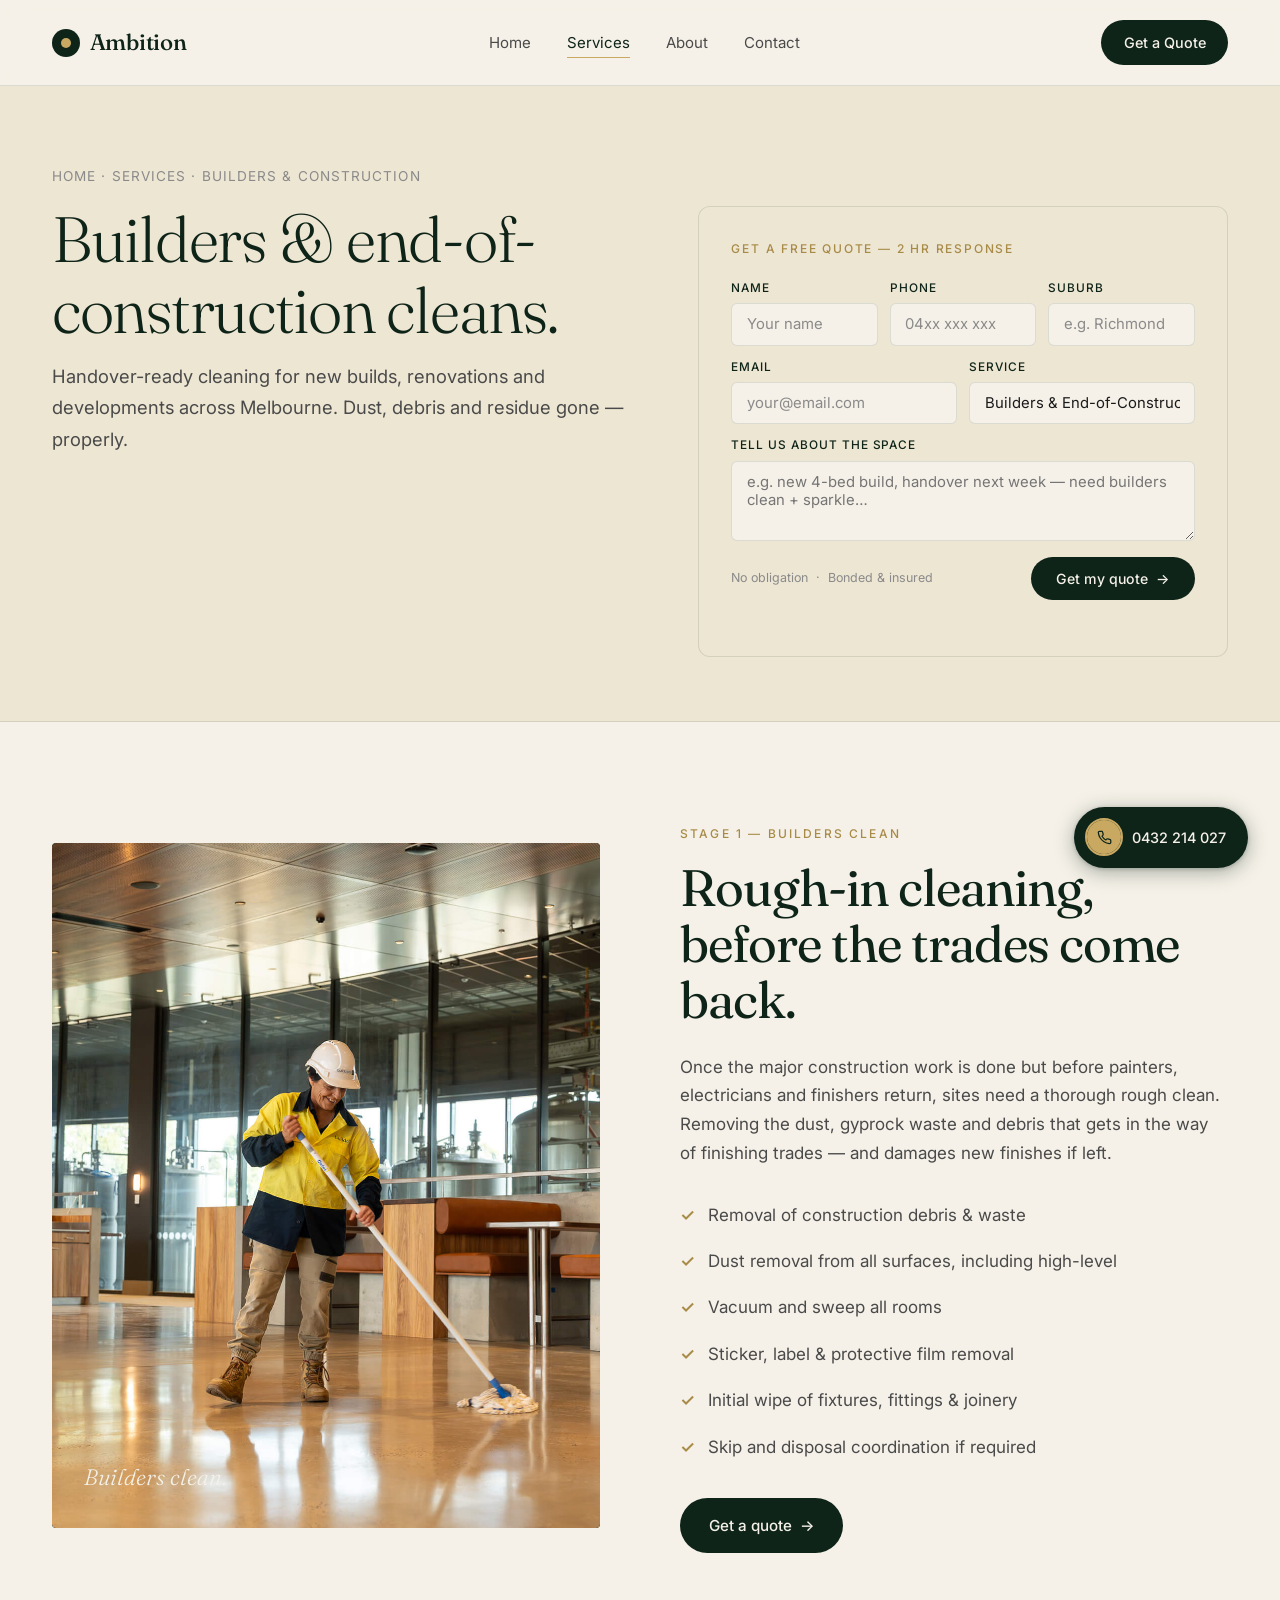
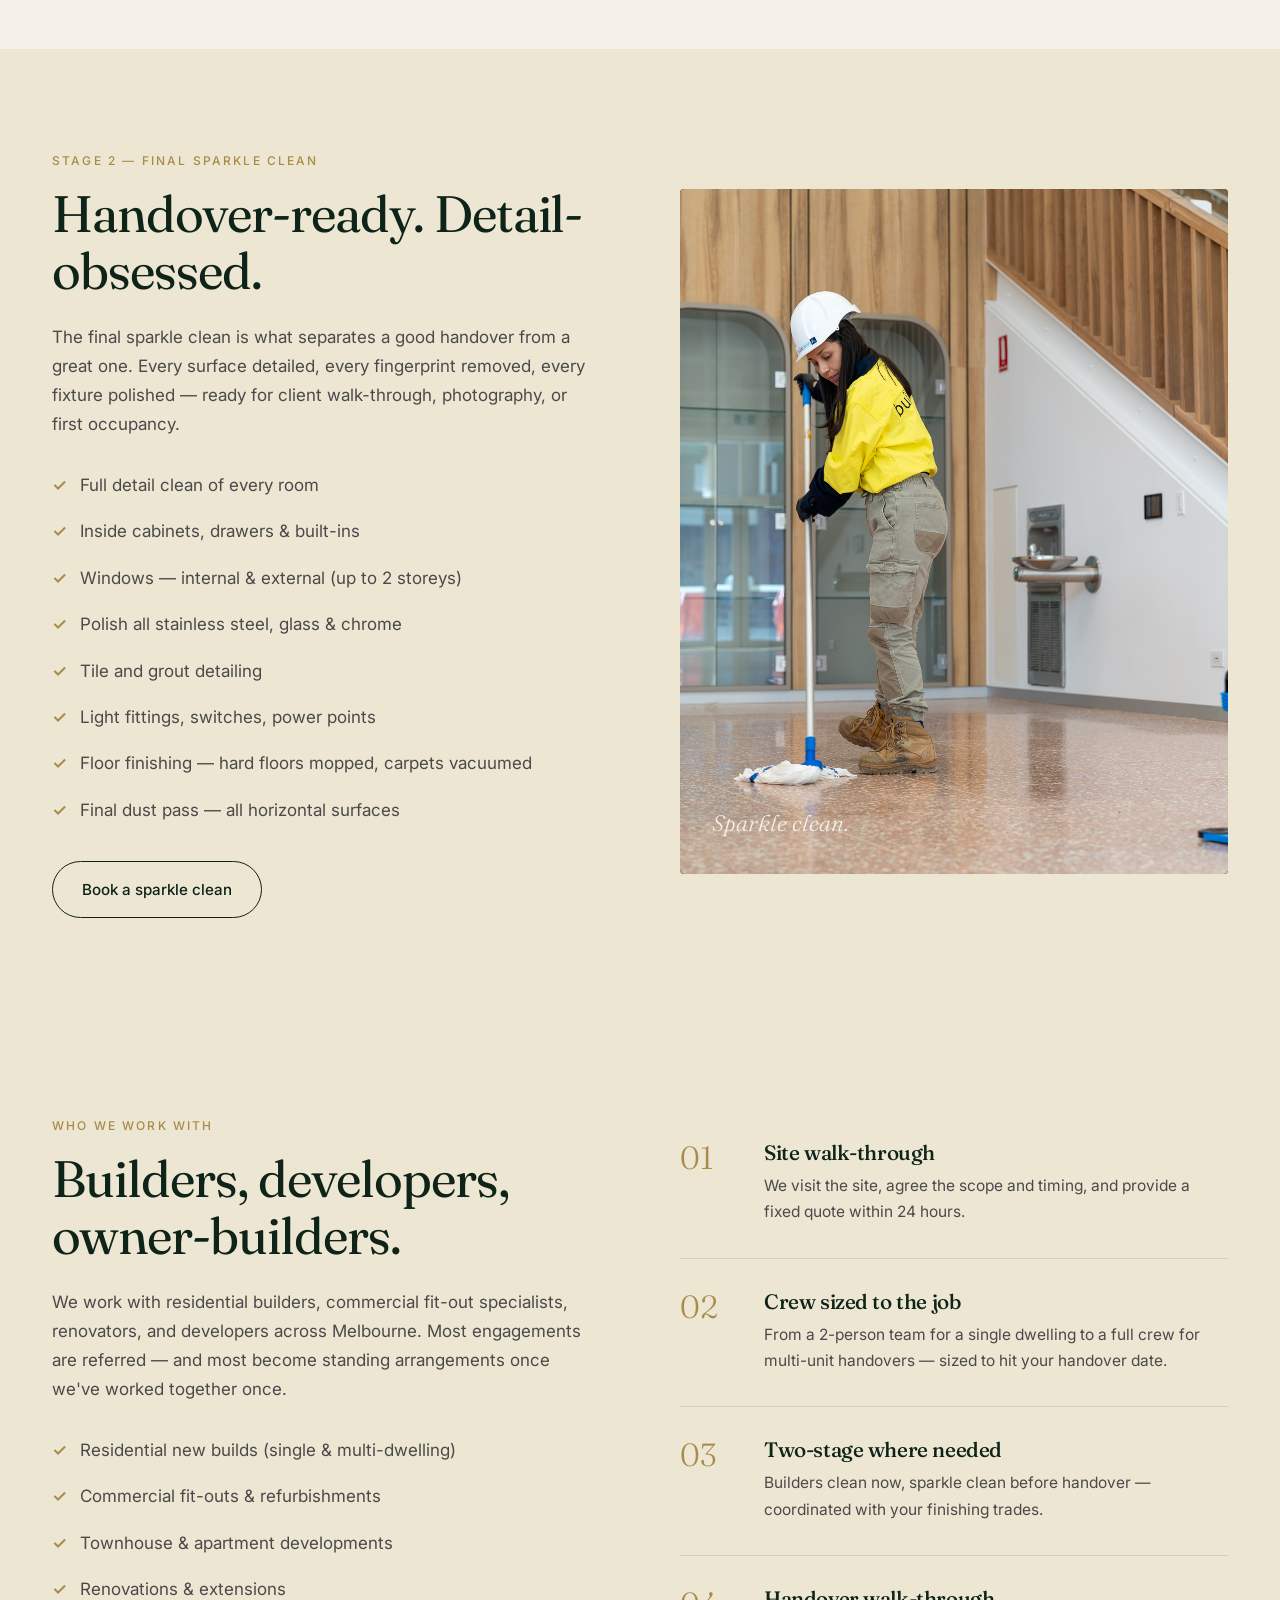
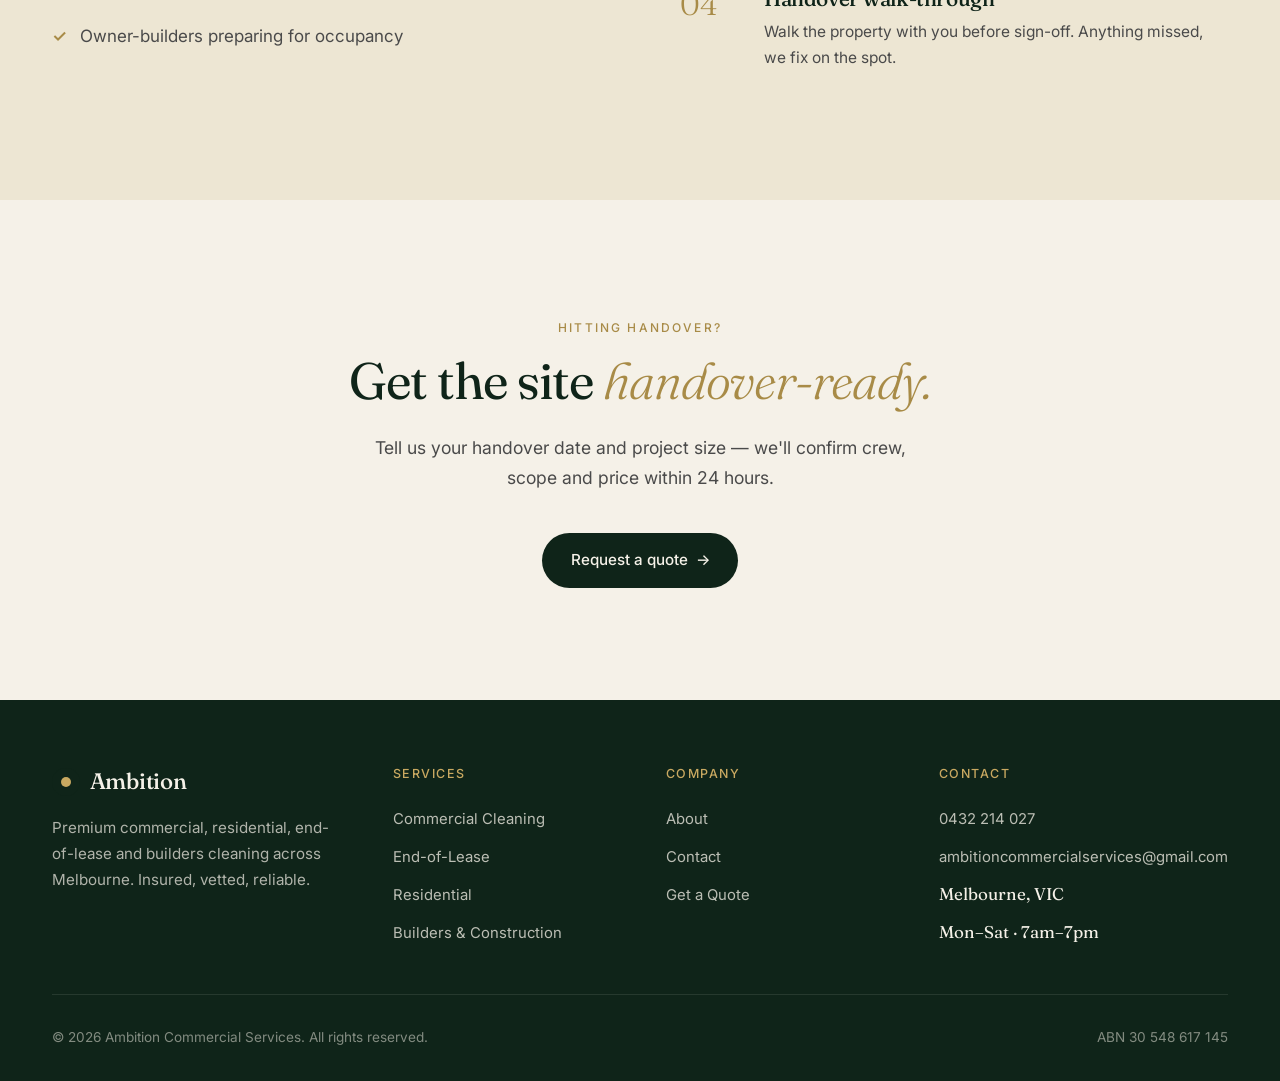
<file: builders.html>
<!DOCTYPE html>
<html lang="en">
<head>
<meta charset="UTF-8">
<meta name="viewport" content="width=device-width, initial-scale=1.0">
<title>Builders &amp; End-of-Construction Cleaning Melbourne — Ambition Commercial Services</title>
<meta name="description" content="Post-construction and builders cleaning across Melbourne. Dust removal, sparkle cleans, handover-ready finish for new builds and renovations.">
<link rel="preconnect" href="https://fonts.googleapis.com">
<link rel="preconnect" href="https://fonts.gstatic.com" crossorigin>
<link href="https://fonts.googleapis.com/css2?family=Fraunces:ital,opsz,wght@0,9..144,300;0,9..144,400;0,9..144,500;1,9..144,300;1,9..144,400&family=Inter:wght@400;500;600&display=swap" rel="stylesheet">
<link rel="icon" type="image/svg+xml" href="../favicon.svg">
<link rel="stylesheet" href="../styles.css">
</head>
<body>

<nav class="nav">
  <div class="nav-inner">
    <a href="../index.html" class="logo"><span class="logo-mark"></span> Ambition</a>
    <ul class="nav-links">
      <li><a href="../index.html">Home</a></li>
      <li><a href="../services.html" class="active">Services</a></li>
      <li><a href="../about.html">About</a></li>
      <li><a href="../contact.html">Contact</a></li>
    </ul>
    <a href="../contact.html" class="nav-cta">Get a Quote</a>
    <button class="hamburger" aria-label="Menu"><span></span><span></span><span></span></button>
  </div>
</nav>

<section class="page-hero has-form">
  <div class="container">
    <div class="page-hero-grid">
      <div>
        <div class="breadcrumb"><a href="../index.html">Home</a> · <a href="../services.html">Services</a> · Builders &amp; Construction</div>
    <h1>Builders &amp; end-of-construction cleans.</h1>
    <p>Handover-ready cleaning for new builds, renovations and developments across Melbourne. Dust, debris and residue gone — properly.</p>
      </div>
      <div>
        <form class="hero-form hero-form--light hero-quote-form" novalidate>
  <span class="hero-form-title">Get a free quote — 2 hr response</span>
  <div class="hero-form-row three-col">
    <div class="hero-form-field">
      <label for="hf-name">Name</label>
      <input type="text" id="hf-name" name="name" placeholder="Your name" required>
    </div>
    <div class="hero-form-field">
      <label for="hf-phone">Phone</label>
      <input type="tel" id="hf-phone" name="phone" placeholder="04xx xxx xxx" required>
    </div>
    <div class="hero-form-field">
      <label for="hf-suburb">Suburb</label>
      <input type="text" id="hf-suburb" name="suburb" placeholder="e.g. Richmond" required>
    </div>
  </div>
  <div class="hero-form-row">
    <div class="hero-form-field">
      <label for="hf-email">Email</label>
      <input type="email" id="hf-email" name="email" placeholder="your@email.com" required>
    </div>
    <div class="hero-form-field">
      <label for="hf-service">Service</label>
      <select id="hf-service" name="service" data-preselect="Builders &amp; End-of-Construction" required>
              <option value="">Select one…</option>
              <option value="Commercial / Office">Commercial / Office</option>
              <option value="End-of-Lease">End-of-Lease</option>
              <option value="Residential — One-off">Residential — One-off</option>
              <option value="Residential — Recurring">Residential — Recurring</option>
              <option value="Builders &amp; End-of-Construction" selected>Builders &amp; End-of-Construction</option>
              <option value="Other / Specialty">Other / Specialty</option>
      </select>
    </div>
  </div>
  <div class="hero-form-row one-col">
    <div class="hero-form-field">
      <label for="hf-details">Tell us about the space</label>
      <textarea id="hf-details" name="details" placeholder="e.g. new 4-bed build, handover next week — need builders clean + sparkle…" required></textarea>
    </div>
  </div>
  <div style="position:absolute;left:-9999px;opacity:0;" aria-hidden="true">
    <input type="text" name="website" tabindex="-1" autocomplete="off">
  </div>
  <div class="hero-form-footer">
    <span class="hero-form-note">No obligation &nbsp;·&nbsp; Bonded &amp; insured</span>
    <button type="submit" class="btn btn-primary btn-arrow hero-form-submit">Get my quote</button>
  </div>
  <div class="hero-form-status"></div>
</form>
      </div>
    </div>
  </div>
</section>

<section class="content-section">
  <div class="container">
    <div class="content-grid">
      <div class="content-img">
        <img src="../images/builders-clean-1.jpg" alt="Builders clean Melbourne" loading="lazy" style="width:100%;height:100%;object-fit:cover;position:absolute;inset:0;border-radius:4px;display:block;">
        <div class="content-img-tag">Builders clean.</div>
      </div>
      <div class="content-text">
        <span class="eyebrow">Stage 1 — Builders Clean</span>
        <h2>Rough-in cleaning, before the trades come back.</h2>
        <p>Once the major construction work is done but before painters, electricians and finishers return, sites need a thorough rough clean. Removing the dust, gyprock waste and debris that gets in the way of finishing trades — and damages new finishes if left.</p>
        <ul>
          <li>Removal of construction debris &amp; waste</li>
          <li>Dust removal from all surfaces, including high-level</li>
          <li>Vacuum and sweep all rooms</li>
          <li>Sticker, label &amp; protective film removal</li>
          <li>Initial wipe of fixtures, fittings &amp; joinery</li>
          <li>Skip and disposal coordination if required</li>
        </ul>
        <a href="../contact.html" class="btn btn-primary btn-arrow" style="margin-top:1.75rem;">Get a quote</a>
      </div>
    </div>
  </div>
</section>

<section class="content-section alt">
  <div class="container">
    <div class="content-grid">
      <div class="content-img">
        <img src="../images/builders-clean-2.jpg" alt="Post construction sparkle clean" loading="lazy" style="width:100%;height:100%;object-fit:cover;position:absolute;inset:0;border-radius:4px;display:block;">
        <div class="content-img-tag">Sparkle clean.</div>
      </div>
      <div class="content-text">
        <span class="eyebrow">Stage 2 — Final Sparkle Clean</span>
        <h2>Handover-ready. Detail-obsessed.</h2>
        <p>The final sparkle clean is what separates a good handover from a great one. Every surface detailed, every fingerprint removed, every fixture polished — ready for client walk-through, photography, or first occupancy.</p>
        <ul>
          <li>Full detail clean of every room</li>
          <li>Inside cabinets, drawers &amp; built-ins</li>
          <li>Windows — internal &amp; external (up to 2 storeys)</li>
          <li>Polish all stainless steel, glass &amp; chrome</li>
          <li>Tile and grout detailing</li>
          <li>Light fittings, switches, power points</li>
          <li>Floor finishing — hard floors mopped, carpets vacuumed</li>
          <li>Final dust pass — all horizontal surfaces</li>
        </ul>
        <a href="../contact.html" class="btn btn-outline" style="margin-top:1.75rem;">Book a sparkle clean</a>
      </div>
    </div>
  </div>
</section>

<section class="split-section">
  <div class="container">
    <div class="split-grid">
      <div>
        <span class="eyebrow">Who we work with</span>
        <h2>Builders, developers, owner-builders.</h2>
        <p style="margin-top:1.5rem;">We work with residential builders, commercial fit-out specialists, renovators, and developers across Melbourne. Most engagements are referred — and most become standing arrangements once we've worked together once.</p>
        <ul style="margin-top:1.5rem; list-style:none; padding:0;">
          <li style="padding:0.6rem 0 0.6rem 1.75rem; position:relative; font-family:'Inter',sans-serif; color:var(--ink-soft);"><span style="position:absolute; left:0; color:var(--brass-deep); font-weight:600;">✓</span> Residential new builds (single &amp; multi-dwelling)</li>
          <li style="padding:0.6rem 0 0.6rem 1.75rem; position:relative; font-family:'Inter',sans-serif; color:var(--ink-soft);"><span style="position:absolute; left:0; color:var(--brass-deep); font-weight:600;">✓</span> Commercial fit-outs &amp; refurbishments</li>
          <li style="padding:0.6rem 0 0.6rem 1.75rem; position:relative; font-family:'Inter',sans-serif; color:var(--ink-soft);"><span style="position:absolute; left:0; color:var(--brass-deep); font-weight:600;">✓</span> Townhouse &amp; apartment developments</li>
          <li style="padding:0.6rem 0 0.6rem 1.75rem; position:relative; font-family:'Inter',sans-serif; color:var(--ink-soft);"><span style="position:absolute; left:0; color:var(--brass-deep); font-weight:600;">✓</span> Renovations &amp; extensions</li>
          <li style="padding:0.6rem 0 0.6rem 1.75rem; position:relative; font-family:'Inter',sans-serif; color:var(--ink-soft);"><span style="position:absolute; left:0; color:var(--brass-deep); font-weight:600;">✓</span> Owner-builders preparing for occupancy</li>
        </ul>
      </div>
      <ul class="process-list">
        <li class="process-item">
          <span class="process-num">01</span>
          <div>
            <h4>Site walk-through</h4>
            <p>We visit the site, agree the scope and timing, and provide a fixed quote within 24 hours.</p>
          </div>
        </li>
        <li class="process-item">
          <span class="process-num">02</span>
          <div>
            <h4>Crew sized to the job</h4>
            <p>From a 2-person team for a single dwelling to a full crew for multi-unit handovers — sized to hit your handover date.</p>
          </div>
        </li>
        <li class="process-item">
          <span class="process-num">03</span>
          <div>
            <h4>Two-stage where needed</h4>
            <p>Builders clean now, sparkle clean before handover — coordinated with your finishing trades.</p>
          </div>
        </li>
        <li class="process-item">
          <span class="process-num">04</span>
          <div>
            <h4>Handover walk-through</h4>
            <p>Walk the property with you before sign-off. Anything missed, we fix on the spot.</p>
          </div>
        </li>
      </ul>
    </div>
  </div>
</section>

<section class="cta-band">
  <div class="container">
    <span class="eyebrow">Hitting handover?</span>
    <h2>Get the site <em>handover-ready.</em></h2>
    <p>Tell us your handover date and project size — we'll confirm crew, scope and price within 24 hours.</p>
    <a href="../contact.html" class="btn btn-primary btn-arrow">Request a quote</a>
  </div>
</section>

<footer>
  <div class="container">
    <div class="footer-grid">
      <div class="footer-brand">
        <div class="logo"><span class="logo-mark"></span> Ambition</div>
        <p>Premium commercial, residential, end-of-lease and builders cleaning across Melbourne. Insured, vetted, reliable.</p>
      </div>
      <div class="footer-col">
        <h5>Services</h5>
        <ul>
          <li><a href="commercial.html">Commercial Cleaning</a></li>
          <li><a href="end-of-lease.html">End-of-Lease</a></li>
          <li><a href="residential.html">Residential</a></li>
          <li><a href="builders.html">Builders &amp; Construction</a></li>
        </ul>
      </div>
      <div class="footer-col">
        <h5>Company</h5>
        <ul>
          <li><a href="../about.html">About</a></li>
          <li><a href="../contact.html">Contact</a></li>
          <li><a href="../contact.html">Get a Quote</a></li>
        </ul>
      </div>
      <div class="footer-col">
        <h5>Contact</h5>
        <ul>
          <li><a href="tel:+61432214027">0432 214 027</a></li>
          <li><a href="mailto:ambitioncommercialservices@gmail.com">ambitioncommercialservices@gmail.com</a></li>
          <li>Melbourne, VIC</li>
          <li>Mon–Sat · 7am–7pm</li>
        </ul>
      </div>
    </div>
    <div class="footer-bottom">
      <span>© 2026 Ambition Commercial Services. All rights reserved.</span>
      <span>ABN 30 548 617 145</span>
    </div>
  </div>
</footer>

<!-- Floating call button -->
<a href="tel:+61432214027" class="float-call" aria-label="Call us on 0432 214 027">
  <span class="float-call-icon">
    <svg viewBox="0 0 24 24" fill="none" stroke="currentColor" stroke-width="2" stroke-linecap="round" stroke-linejoin="round"><path d="M22 16.92v3a2 2 0 0 1-2.18 2 19.79 19.79 0 0 1-8.63-3.07 19.5 19.5 0 0 1-6-6 19.79 19.79 0 0 1-3.07-8.67A2 2 0 0 1 4.11 2h3a2 2 0 0 1 2 1.72 12.84 12.84 0 0 0 .7 2.81 2 2 0 0 1-.45 2.11L8.09 9.91a16 16 0 0 0 6 6l1.27-1.27a2 2 0 0 1 2.11-.45 12.84 12.84 0 0 0 2.81.7A2 2 0 0 1 22 16.92z"/></svg>
  </span>
  <span class="float-call-label">0432 214 027</span>
</a>

<script src="../script.js"></script>
</body>
</html>
</file>
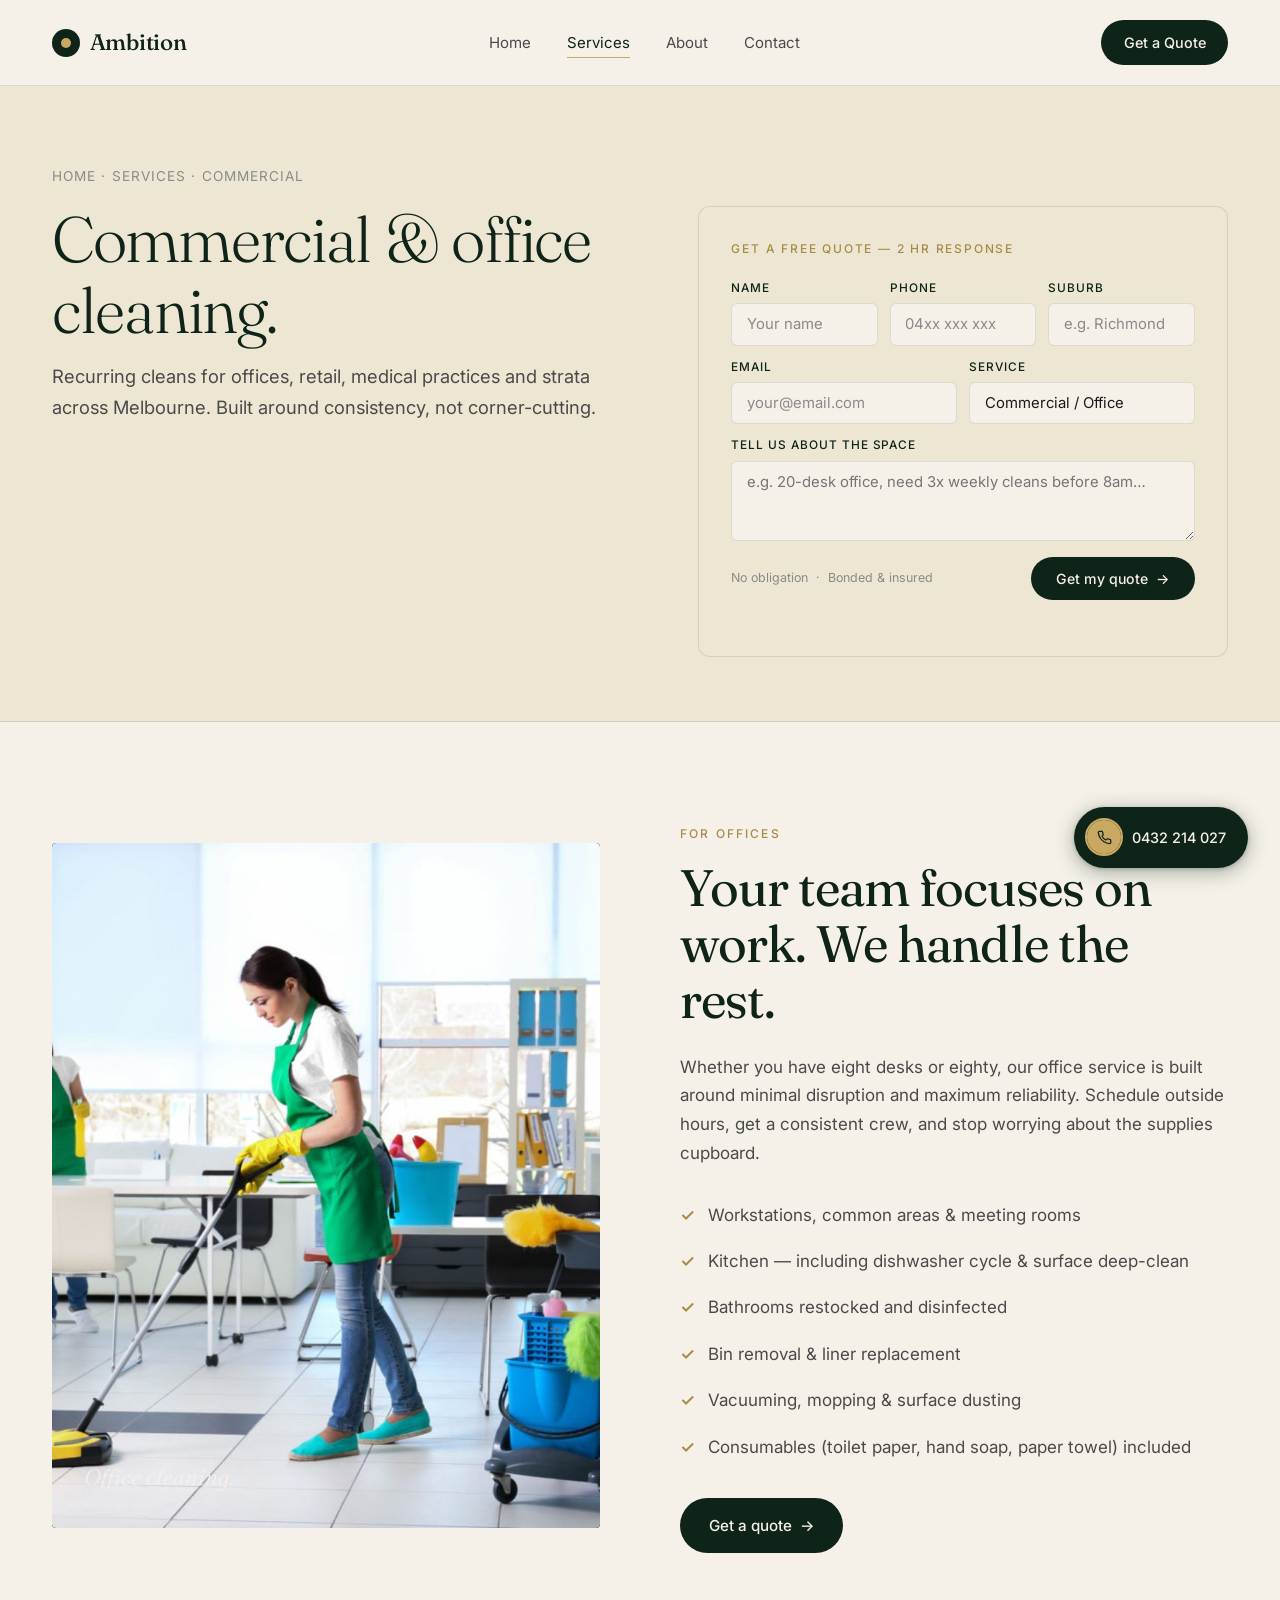
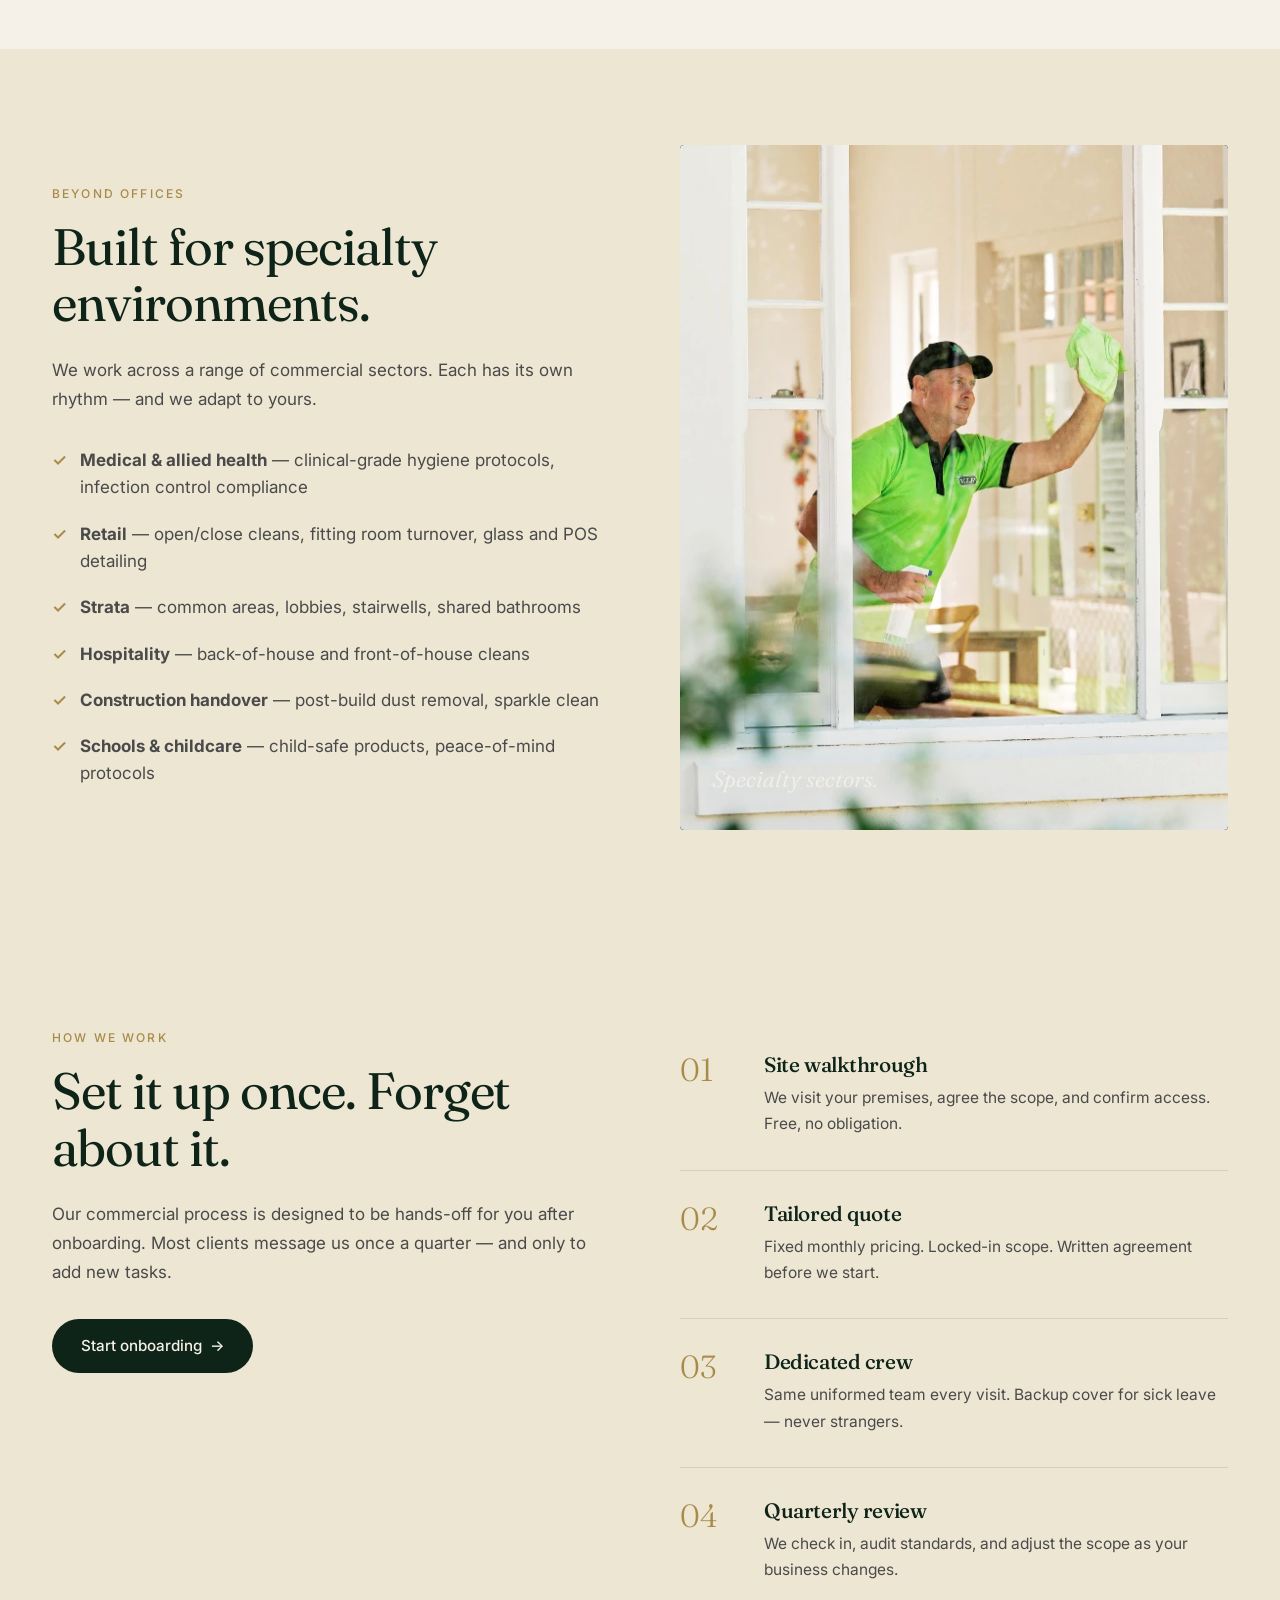
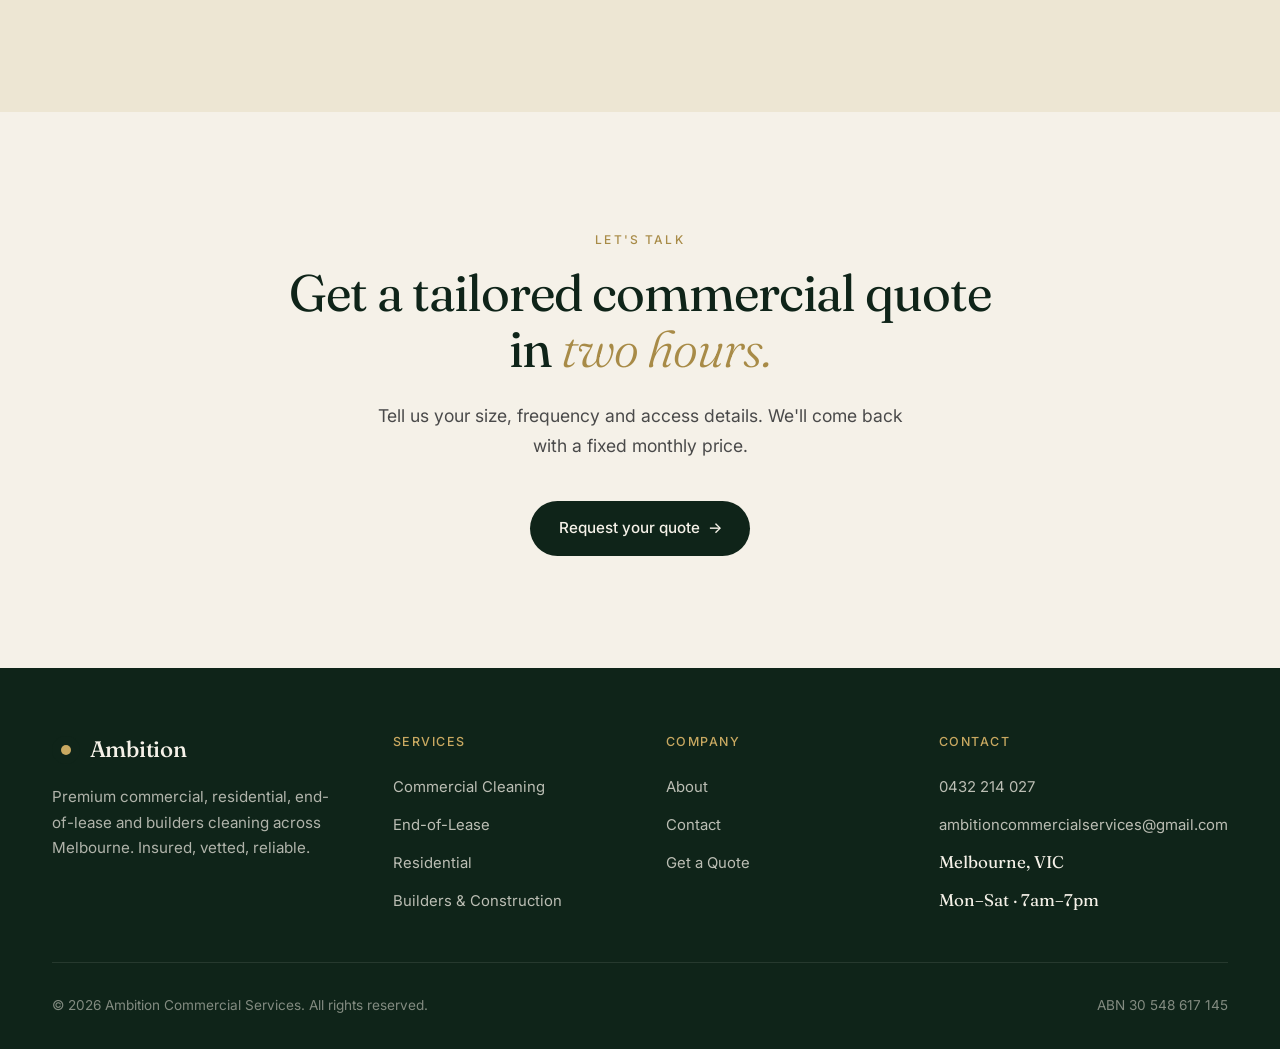
<file: commercial.html>
<!DOCTYPE html>
<html lang="en">
<head>
<meta charset="UTF-8">
<meta name="viewport" content="width=device-width, initial-scale=1.0">
<title>Commercial Cleaning Melbourne — Ambition Commercial Services</title>
<meta name="description" content="Reliable commercial and office cleaning across Melbourne. Same crew every visit, fixed pricing, reliable service.">
<link rel="preconnect" href="https://fonts.googleapis.com">
<link rel="preconnect" href="https://fonts.gstatic.com" crossorigin>
<link href="https://fonts.googleapis.com/css2?family=Fraunces:ital,opsz,wght@0,9..144,300;0,9..144,400;0,9..144,500;1,9..144,300;1,9..144,400&family=Inter:wght@400;500;600&display=swap" rel="stylesheet">
<link rel="icon" type="image/svg+xml" href="../favicon.svg">
<link rel="stylesheet" href="../styles.css">
</head>
<body>

<nav class="nav">
  <div class="nav-inner">
    <a href="../index.html" class="logo"><span class="logo-mark"></span> Ambition</a>
    <ul class="nav-links">
      <li><a href="../index.html">Home</a></li>
      <li><a href="../services.html" class="active">Services</a></li>
      <li><a href="../about.html">About</a></li>
      <li><a href="../contact.html">Contact</a></li>
    </ul>
    <a href="../contact.html" class="nav-cta">Get a Quote</a>
    <button class="hamburger" aria-label="Menu"><span></span><span></span><span></span></button>
  </div>
</nav>

<section class="page-hero has-form">
  <div class="container">
    <div class="page-hero-grid">
      <div>
        <div class="breadcrumb"><a href="../index.html">Home</a> · <a href="../services.html">Services</a> · Commercial</div>
    <h1>Commercial &amp; office cleaning.</h1>
    <p>Recurring cleans for offices, retail, medical practices and strata across Melbourne. Built around consistency, not corner-cutting.</p>
      </div>
      <div>
        <form class="hero-form hero-form--light hero-quote-form" novalidate>
  <span class="hero-form-title">Get a free quote — 2 hr response</span>
  <div class="hero-form-row three-col">
    <div class="hero-form-field">
      <label for="hf-name">Name</label>
      <input type="text" id="hf-name" name="name" placeholder="Your name" required>
    </div>
    <div class="hero-form-field">
      <label for="hf-phone">Phone</label>
      <input type="tel" id="hf-phone" name="phone" placeholder="04xx xxx xxx" required>
    </div>
    <div class="hero-form-field">
      <label for="hf-suburb">Suburb</label>
      <input type="text" id="hf-suburb" name="suburb" placeholder="e.g. Richmond" required>
    </div>
  </div>
  <div class="hero-form-row">
    <div class="hero-form-field">
      <label for="hf-email">Email</label>
      <input type="email" id="hf-email" name="email" placeholder="your@email.com" required>
    </div>
    <div class="hero-form-field">
      <label for="hf-service">Service</label>
      <select id="hf-service" name="service" data-preselect="Commercial / Office" required>
              <option value="">Select one…</option>
              <option value="Commercial / Office" selected>Commercial / Office</option>
              <option value="End-of-Lease">End-of-Lease</option>
              <option value="Residential — One-off">Residential — One-off</option>
              <option value="Residential — Recurring">Residential — Recurring</option>
              <option value="Builders &amp; End-of-Construction">Builders &amp; End-of-Construction</option>
              <option value="Other / Specialty">Other / Specialty</option>
      </select>
    </div>
  </div>
  <div class="hero-form-row one-col">
    <div class="hero-form-field">
      <label for="hf-details">Tell us about the space</label>
      <textarea id="hf-details" name="details" placeholder="e.g. 20-desk office, need 3x weekly cleans before 8am…" required></textarea>
    </div>
  </div>
  <div style="position:absolute;left:-9999px;opacity:0;" aria-hidden="true">
    <input type="text" name="website" tabindex="-1" autocomplete="off">
  </div>
  <div class="hero-form-footer">
    <span class="hero-form-note">No obligation &nbsp;·&nbsp; Bonded &amp; insured</span>
    <button type="submit" class="btn btn-primary btn-arrow hero-form-submit">Get my quote</button>
  </div>
  <div class="hero-form-status"></div>
</form>
      </div>
    </div>
  </div>
</section>

<section class="content-section">
  <div class="container">
    <div class="content-grid">
      <div class="content-img">
        <img src="../images/office-cleaning-team.jpeg" alt="Office cleaning team Melbourne" loading="lazy" style="width:100%;height:100%;object-fit:cover;position:absolute;inset:0;border-radius:4px;display:block;">
        <div class="content-img-tag">Office cleaning.</div>
      </div>
      <div class="content-text">
        <span class="eyebrow">For offices</span>
        <h2>Your team focuses on work. We handle the rest.</h2>
        <p>Whether you have eight desks or eighty, our office service is built around minimal disruption and maximum reliability. Schedule outside hours, get a consistent crew, and stop worrying about the supplies cupboard.</p>
        <ul>
          <li>Workstations, common areas &amp; meeting rooms</li>
          <li>Kitchen — including dishwasher cycle &amp; surface deep-clean</li>
          <li>Bathrooms restocked and disinfected</li>
          <li>Bin removal &amp; liner replacement</li>
          <li>Vacuuming, mopping &amp; surface dusting</li>
          <li>Consumables (toilet paper, hand soap, paper towel) included</li>
        </ul>
        <a href="../contact.html" class="btn btn-primary btn-arrow" style="margin-top:1.75rem;">Get a quote</a>
      </div>
    </div>
  </div>
</section>

<section class="content-section alt">
  <div class="container">
    <div class="content-grid">
      <div class="content-img">
        <img src="../images/window-cleaning.webp" alt="Window cleaning specialist" loading="lazy" style="width:100%;height:100%;object-fit:cover;position:absolute;inset:0;border-radius:4px;display:block;">
        <div class="content-img-tag">Specialty sectors.</div>
      </div>
      <div class="content-text">
        <span class="eyebrow">Beyond offices</span>
        <h2>Built for specialty environments.</h2>
        <p>We work across a range of commercial sectors. Each has its own rhythm — and we adapt to yours.</p>
        <ul>
          <li><strong>Medical &amp; allied health</strong> — clinical-grade hygiene protocols, infection control compliance</li>
          <li><strong>Retail</strong> — open/close cleans, fitting room turnover, glass and POS detailing</li>
          <li><strong>Strata</strong> — common areas, lobbies, stairwells, shared bathrooms</li>
          <li><strong>Hospitality</strong> — back-of-house and front-of-house cleans</li>
          <li><strong>Construction handover</strong> — post-build dust removal, sparkle clean</li>
          <li><strong>Schools &amp; childcare</strong> — child-safe products, peace-of-mind protocols</li>
        </ul>
      </div>
    </div>
  </div>
</section>

<section class="split-section">
  <div class="container">
    <div class="split-grid">
      <div>
        <span class="eyebrow">How we work</span>
        <h2>Set it up once. Forget about it.</h2>
        <p style="margin-top:1.5rem;">Our commercial process is designed to be hands-off for you after onboarding. Most clients message us once a quarter — and only to add new tasks.</p>
        <a href="../contact.html" class="btn btn-primary btn-arrow" style="margin-top:2rem;">Start onboarding</a>
      </div>
      <ul class="process-list">
        <li class="process-item">
          <span class="process-num">01</span>
          <div>
            <h4>Site walkthrough</h4>
            <p>We visit your premises, agree the scope, and confirm access. Free, no obligation.</p>
          </div>
        </li>
        <li class="process-item">
          <span class="process-num">02</span>
          <div>
            <h4>Tailored quote</h4>
            <p>Fixed monthly pricing. Locked-in scope. Written agreement before we start.</p>
          </div>
        </li>
        <li class="process-item">
          <span class="process-num">03</span>
          <div>
            <h4>Dedicated crew</h4>
            <p>Same uniformed team every visit. Backup cover for sick leave — never strangers.</p>
          </div>
        </li>
        <li class="process-item">
          <span class="process-num">04</span>
          <div>
            <h4>Quarterly review</h4>
            <p>We check in, audit standards, and adjust the scope as your business changes.</p>
          </div>
        </li>
      </ul>
    </div>
  </div>
</section>

<section class="cta-band">
  <div class="container">
    <span class="eyebrow">Let's talk</span>
    <h2>Get a tailored commercial quote in <em>two hours.</em></h2>
    <p>Tell us your size, frequency and access details. We'll come back with a fixed monthly price.</p>
    <a href="../contact.html" class="btn btn-primary btn-arrow">Request your quote</a>
  </div>
</section>

<footer>
  <div class="container">
    <div class="footer-grid">
      <div class="footer-brand">
        <div class="logo"><span class="logo-mark"></span> Ambition</div>
        <p>Premium commercial, residential, end-of-lease and builders cleaning across Melbourne. Insured, vetted, reliable.</p>
      </div>
      <div class="footer-col">
        <h5>Services</h5>
        <ul>
          <li><a href="commercial.html">Commercial Cleaning</a></li>
          <li><a href="end-of-lease.html">End-of-Lease</a></li>
          <li><a href="residential.html">Residential</a></li>
          <li><a href="builders.html">Builders &amp; Construction</a></li>
        </ul>
      </div>
      <div class="footer-col">
        <h5>Company</h5>
        <ul>
          <li><a href="../about.html">About</a></li>
          <li><a href="../contact.html">Contact</a></li>
          <li><a href="../contact.html">Get a Quote</a></li>
        </ul>
      </div>
      <div class="footer-col">
        <h5>Contact</h5>
        <ul>
          <li><a href="tel:+61432214027">0432 214 027</a></li>
          <li><a href="mailto:ambitioncommercialservices@gmail.com">ambitioncommercialservices@gmail.com</a></li>
          <li>Melbourne, VIC</li>
          <li>Mon–Sat · 7am–7pm</li>
        </ul>
      </div>
    </div>
    <div class="footer-bottom">
      <span>© 2026 Ambition Commercial Services. All rights reserved.</span>
      <span>ABN 30 548 617 145</span>
    </div>
  </div>
</footer>

<!-- Floating call button -->
<a href="tel:+61432214027" class="float-call" aria-label="Call us on 0432 214 027">
  <span class="float-call-icon">
    <svg viewBox="0 0 24 24" fill="none" stroke="currentColor" stroke-width="2" stroke-linecap="round" stroke-linejoin="round"><path d="M22 16.92v3a2 2 0 0 1-2.18 2 19.79 19.79 0 0 1-8.63-3.07 19.5 19.5 0 0 1-6-6 19.79 19.79 0 0 1-3.07-8.67A2 2 0 0 1 4.11 2h3a2 2 0 0 1 2 1.72 12.84 12.84 0 0 0 .7 2.81 2 2 0 0 1-.45 2.11L8.09 9.91a16 16 0 0 0 6 6l1.27-1.27a2 2 0 0 1 2.11-.45 12.84 12.84 0 0 0 2.81.7A2 2 0 0 1 22 16.92z"/></svg>
  </span>
  <span class="float-call-label">0432 214 027</span>
</a>

<script src="../script.js"></script>
</body>
</html>
</file>
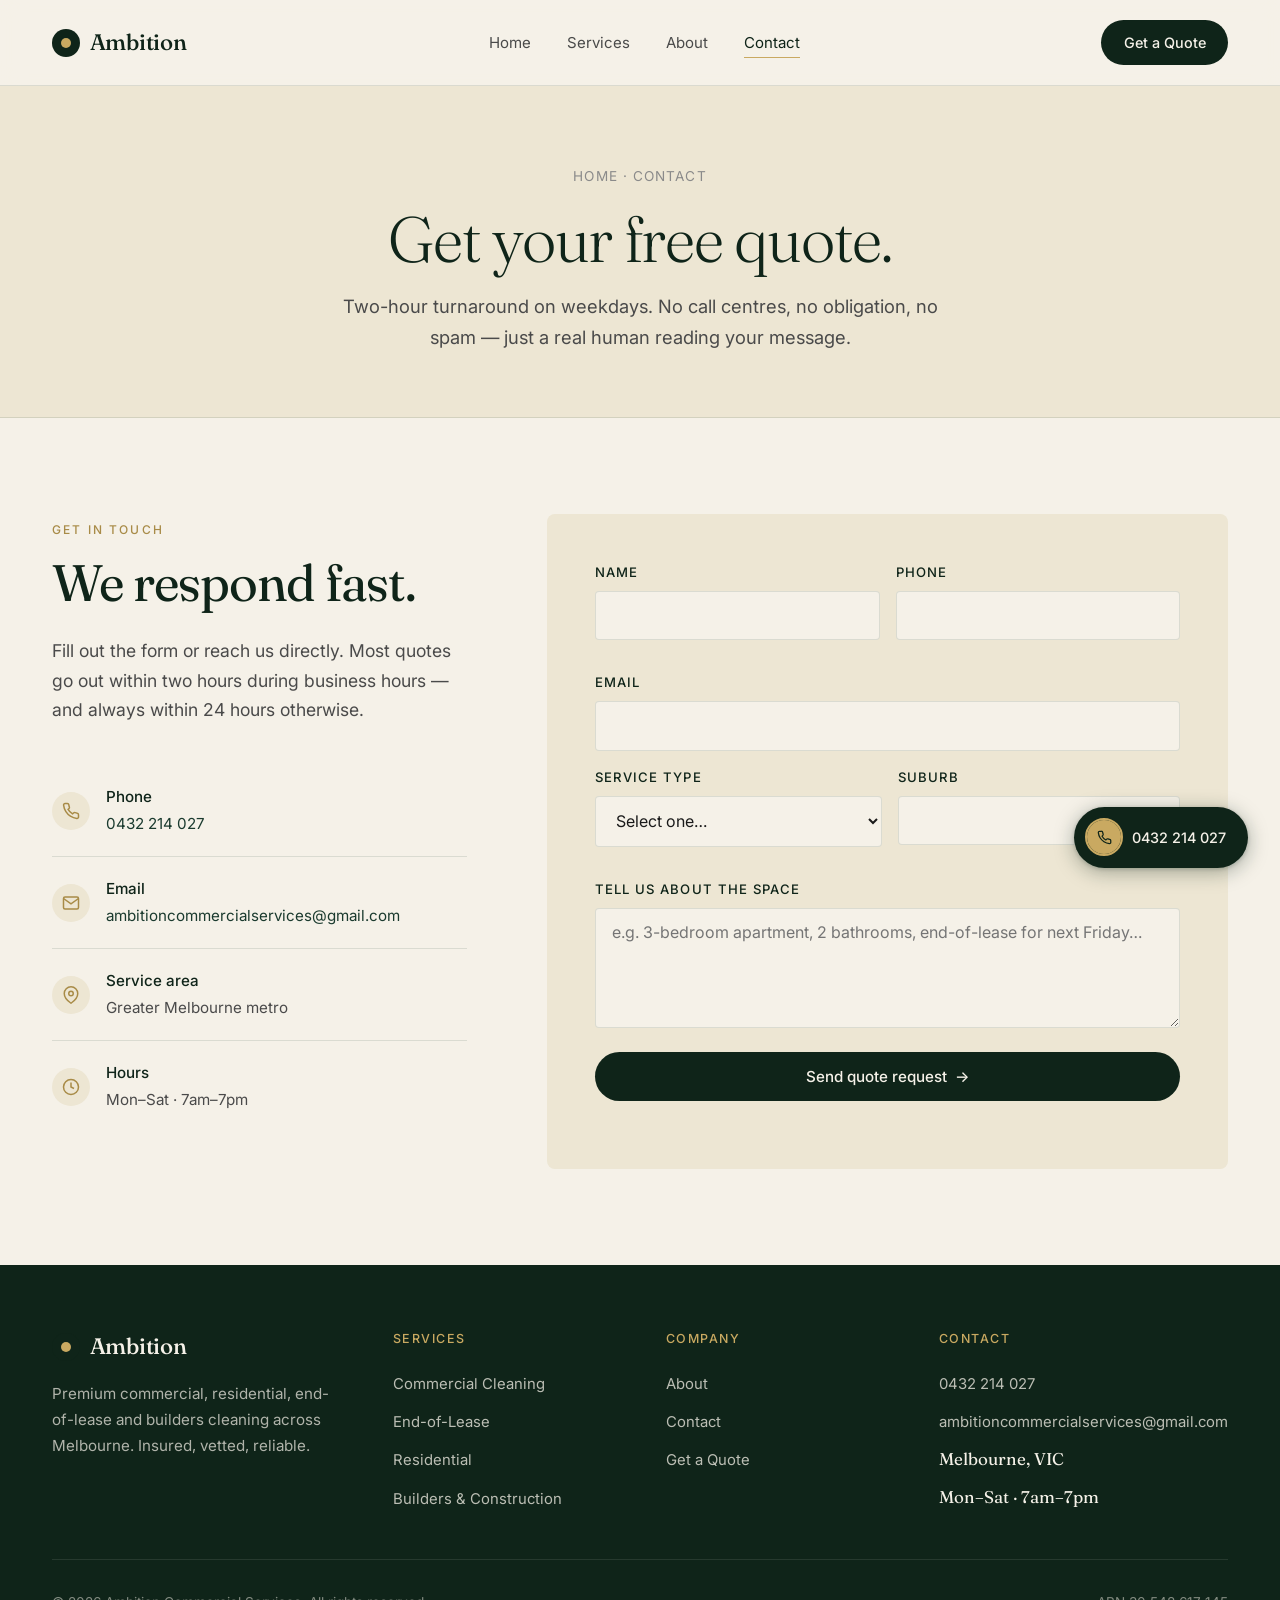
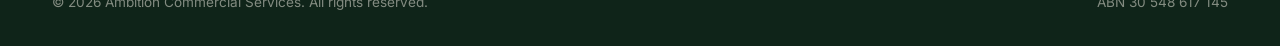
<file: contact.html>
<!DOCTYPE html>
<html lang="en">
<head>
<meta charset="UTF-8">
<meta name="viewport" content="width=device-width, initial-scale=1.0">
<title>Contact &amp; Quote — Ambition Commercial Services</title>
<meta name="description" content="Get a free cleaning quote in two hours. Servicing all of metropolitan Melbourne.">
<link rel="preconnect" href="https://fonts.googleapis.com">
<link rel="preconnect" href="https://fonts.gstatic.com" crossorigin>
<link href="https://fonts.googleapis.com/css2?family=Fraunces:ital,opsz,wght@0,9..144,300;0,9..144,400;0,9..144,500;1,9..144,300;1,9..144,400&family=Inter:wght@400;500;600&display=swap" rel="stylesheet">
<link rel="icon" type="image/svg+xml" href="favicon.svg">
<link rel="stylesheet" href="styles.css">
</head>
<body>

<nav class="nav">
  <div class="nav-inner">
    <a href="index.html" class="logo"><span class="logo-mark"></span> Ambition</a>
    <ul class="nav-links">
      <li><a href="index.html">Home</a></li>
      <li><a href="services.html">Services</a></li>
      <li><a href="about.html">About</a></li>
      <li><a href="contact.html" class="active">Contact</a></li>
    </ul>
    <a href="contact.html" class="nav-cta">Get a Quote</a>
    <button class="hamburger" aria-label="Menu"><span></span><span></span><span></span></button>
  </div>
</nav>

<section class="page-hero">
  <div class="container">
    <div class="breadcrumb"><a href="index.html">Home</a> · Contact</div>
    <h1>Get your free quote.</h1>
    <p>Two-hour turnaround on weekdays. No call centres, no obligation, no spam — just a real human reading your message.</p>
  </div>
</section>

<section class="form-section">
  <div class="container">
    <div class="form-grid">
      <div class="form-info">
        <span class="eyebrow">Get in touch</span>
        <h2>We respond fast.</h2>
        <p>Fill out the form or reach us directly. Most quotes go out within two hours during business hours — and always within 24 hours otherwise.</p>

        <div class="contact-detail">
          <div class="contact-detail-icon">
            <svg width="18" height="18" viewBox="0 0 24 24" fill="none" stroke="currentColor" stroke-width="2"><path d="M22 16.92v3a2 2 0 0 1-2.18 2 19.79 19.79 0 0 1-8.63-3.07 19.5 19.5 0 0 1-6-6 19.79 19.79 0 0 1-3.07-8.67A2 2 0 0 1 4.11 2h3a2 2 0 0 1 2 1.72 12.84 12.84 0 0 0 .7 2.81 2 2 0 0 1-.45 2.11L8.09 9.91a16 16 0 0 0 6 6l1.27-1.27a2 2 0 0 1 2.11-.45 12.84 12.84 0 0 0 2.81.7A2 2 0 0 1 22 16.92z"/></svg>
          </div>
          <div class="contact-detail-text">
            <strong>Phone</strong>
            <span><a href="tel:+61432214027">0432 214 027</a></span>
          </div>
        </div>

        <div class="contact-detail">
          <div class="contact-detail-icon">
            <svg width="18" height="18" viewBox="0 0 24 24" fill="none" stroke="currentColor" stroke-width="2"><path d="M4 4h16c1.1 0 2 .9 2 2v12c0 1.1-.9 2-2 2H4c-1.1 0-2-.9-2-2V6c0-1.1.9-2 2-2z"/><polyline points="22,6 12,13 2,6"/></svg>
          </div>
          <div class="contact-detail-text">
            <strong>Email</strong>
            <span><a href="mailto:ambitioncommercialservices@gmail.com">ambitioncommercialservices@gmail.com</a></span>
          </div>
        </div>

        <div class="contact-detail">
          <div class="contact-detail-icon">
            <svg width="18" height="18" viewBox="0 0 24 24" fill="none" stroke="currentColor" stroke-width="2"><path d="M21 10c0 7-9 13-9 13s-9-6-9-13a9 9 0 0 1 18 0z"/><circle cx="12" cy="10" r="3"/></svg>
          </div>
          <div class="contact-detail-text">
            <strong>Service area</strong>
            <span>Greater Melbourne metro</span>
          </div>
        </div>

        <div class="contact-detail">
          <div class="contact-detail-icon">
            <svg width="18" height="18" viewBox="0 0 24 24" fill="none" stroke="currentColor" stroke-width="2"><circle cx="12" cy="12" r="10"/><polyline points="12 6 12 12 16 14"/></svg>
          </div>
          <div class="contact-detail-text">
            <strong>Hours</strong>
            <span>Mon–Sat · 7am–7pm</span>
          </div>
        </div>
      </div>

      <!-- Form posts to Cloudflare Pages Function at /functions/api/quote.js -->
      <form class="form-card" id="quote-form">
        <div class="form-row">
          <div class="form-field">
            <label for="name">Name</label>
            <input type="text" id="name" name="name" required>
          </div>
          <div class="form-field">
            <label for="phone">Phone</label>
            <input type="tel" id="phone" name="phone" required>
          </div>
        </div>
        <div class="form-field">
          <label for="email">Email</label>
          <input type="email" id="email" name="email" required>
        </div>
        <div class="form-row">
          <div class="form-field">
            <label for="service">Service type</label>
            <select id="service" name="service" required>
              <option value="">Select one…</option>
              <option>Commercial / Office</option>
              <option>End-of-Lease</option>
              <option>Residential — One-off</option>
              <option>Residential — Recurring</option>
              <option>Builders &amp; End-of-Construction</option>
              <option>Other / Specialty</option>
            </select>
          </div>
          <div class="form-field">
            <label for="suburb">Suburb</label>
            <input type="text" id="suburb" name="suburb" required>
          </div>
        </div>
        <div class="form-field">
          <label for="details">Tell us about the space</label>
          <textarea id="details" name="details" placeholder="e.g. 3-bedroom apartment, 2 bathrooms, end-of-lease for next Friday…" required></textarea>
        </div>
        <!-- Honeypot field — bots fill this, humans don't see it -->
        <div style="position:absolute; left:-9999px; opacity:0;" aria-hidden="true">
          <label>Don't fill this in: <input type="text" name="website" tabindex="-1" autocomplete="off"></label>
        </div>
        <button type="submit" class="btn btn-primary btn-arrow" id="quote-submit">Send quote request</button>
        <div id="form-status" style="margin-top:1.25rem; font-family:'Inter',sans-serif; font-size:0.95rem;"></div>
      </form>
    </div>
  </div>
</section>

<footer>
  <div class="container">
    <div class="footer-grid">
      <div class="footer-brand">
        <div class="logo"><span class="logo-mark"></span> Ambition</div>
        <p>Premium commercial, residential, end-of-lease and builders cleaning across Melbourne. Insured, vetted, reliable.</p>
      </div>
      <div class="footer-col">
        <h5>Services</h5>
        <ul>
          <li><a href="commercial.html">Commercial Cleaning</a></li>
          <li><a href="end-of-lease.html">End-of-Lease</a></li>
          <li><a href="residential.html">Residential</a></li>
          <li><a href="builders.html">Builders &amp; Construction</a></li>
        </ul>
      </div>
      <div class="footer-col">
        <h5>Company</h5>
        <ul>
          <li><a href="about.html">About</a></li>
          <li><a href="contact.html">Contact</a></li>
          <li><a href="contact.html">Get a Quote</a></li>
        </ul>
      </div>
      <div class="footer-col">
        <h5>Contact</h5>
        <ul>
          <li><a href="tel:+61432214027">0432 214 027</a></li>
          <li><a href="mailto:ambitioncommercialservices@gmail.com">ambitioncommercialservices@gmail.com</a></li>
          <li>Melbourne, VIC</li>
          <li>Mon–Sat · 7am–7pm</li>
        </ul>
      </div>
    </div>
    <div class="footer-bottom">
      <span>© 2026 Ambition Commercial Services. All rights reserved.</span>
      <span>ABN 30 548 617 145</span>
    </div>
  </div>
</footer>

<!-- Floating call button -->
<a href="tel:+61432214027" class="float-call" aria-label="Call us on 0432 214 027">
  <span class="float-call-icon">
    <svg viewBox="0 0 24 24" fill="none" stroke="currentColor" stroke-width="2" stroke-linecap="round" stroke-linejoin="round"><path d="M22 16.92v3a2 2 0 0 1-2.18 2 19.79 19.79 0 0 1-8.63-3.07 19.5 19.5 0 0 1-6-6 19.79 19.79 0 0 1-3.07-8.67A2 2 0 0 1 4.11 2h3a2 2 0 0 1 2 1.72 12.84 12.84 0 0 0 .7 2.81 2 2 0 0 1-.45 2.11L8.09 9.91a16 16 0 0 0 6 6l1.27-1.27a2 2 0 0 1 2.11-.45 12.84 12.84 0 0 0 2.81.7A2 2 0 0 1 22 16.92z"/></svg>
  </span>
  <span class="float-call-label">0432 214 027</span>
</a>

<script src="script.js"></script>
</body>
</html>
</file>
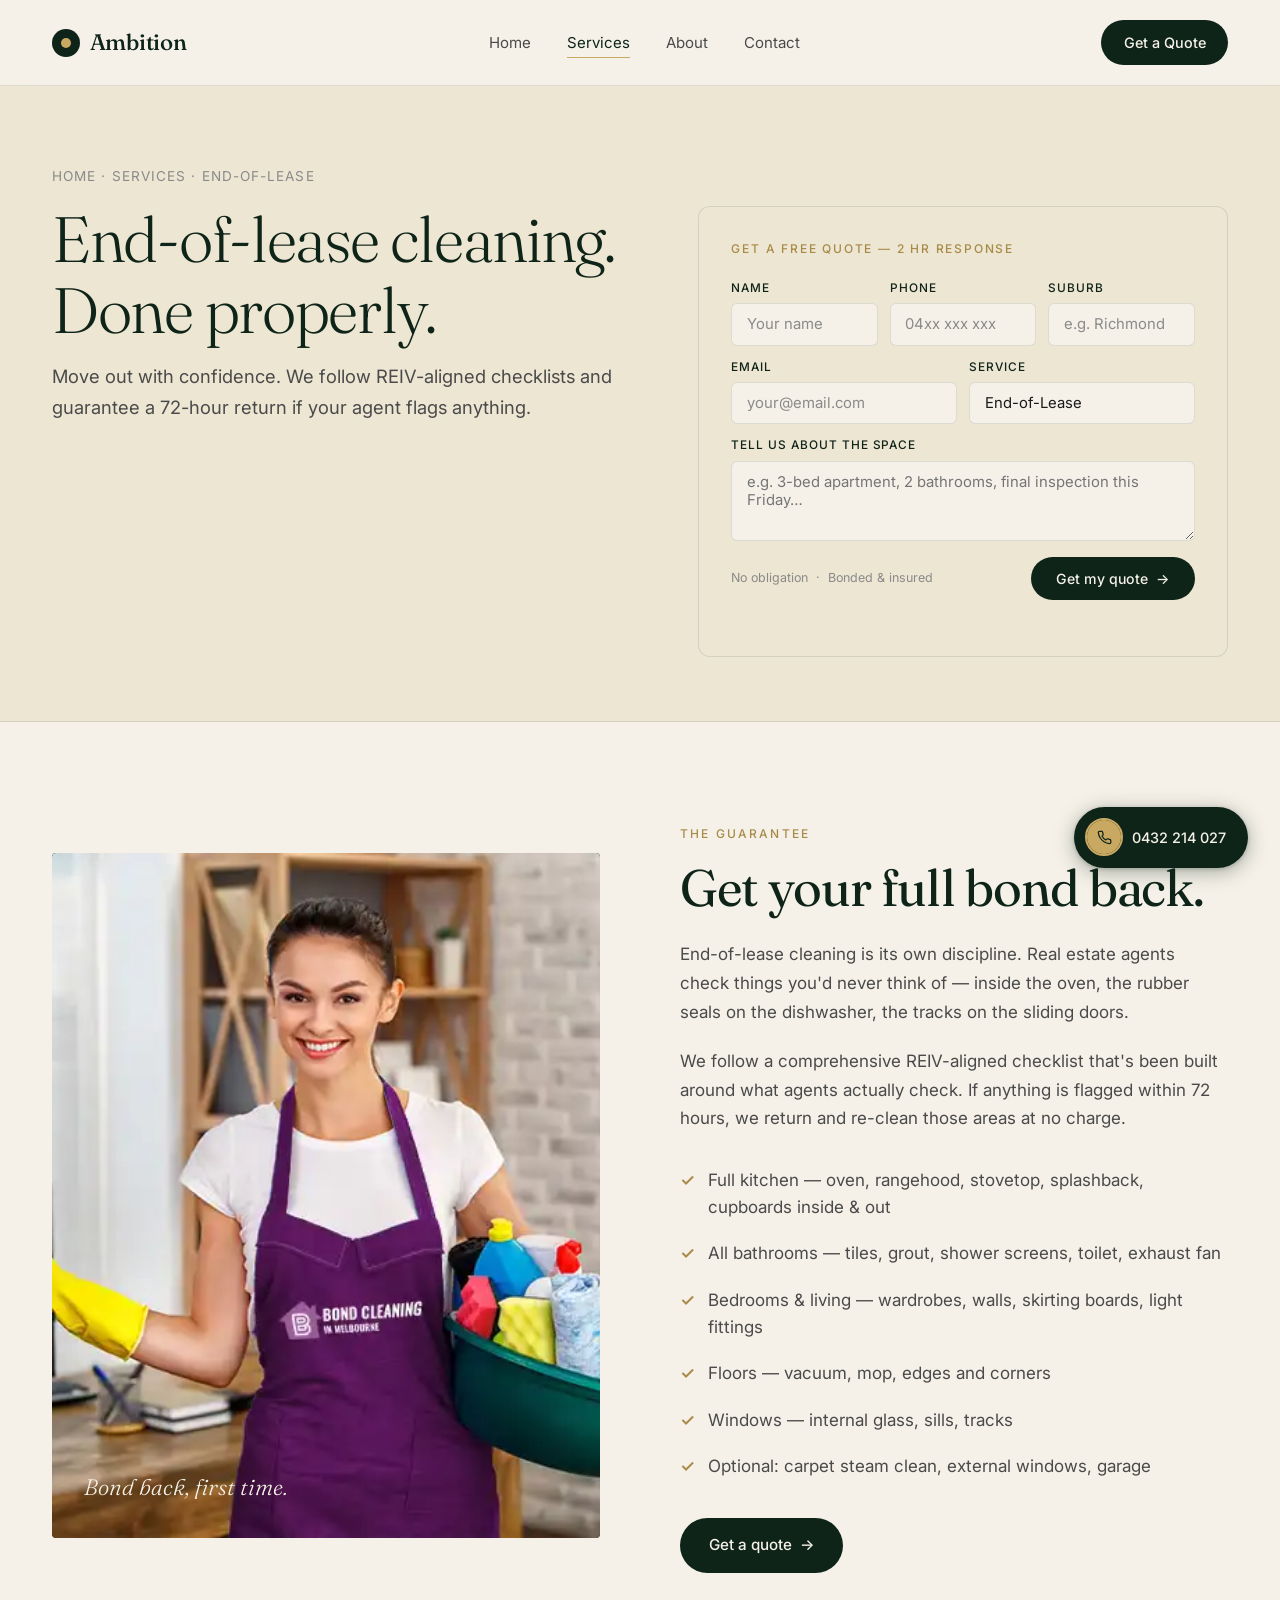
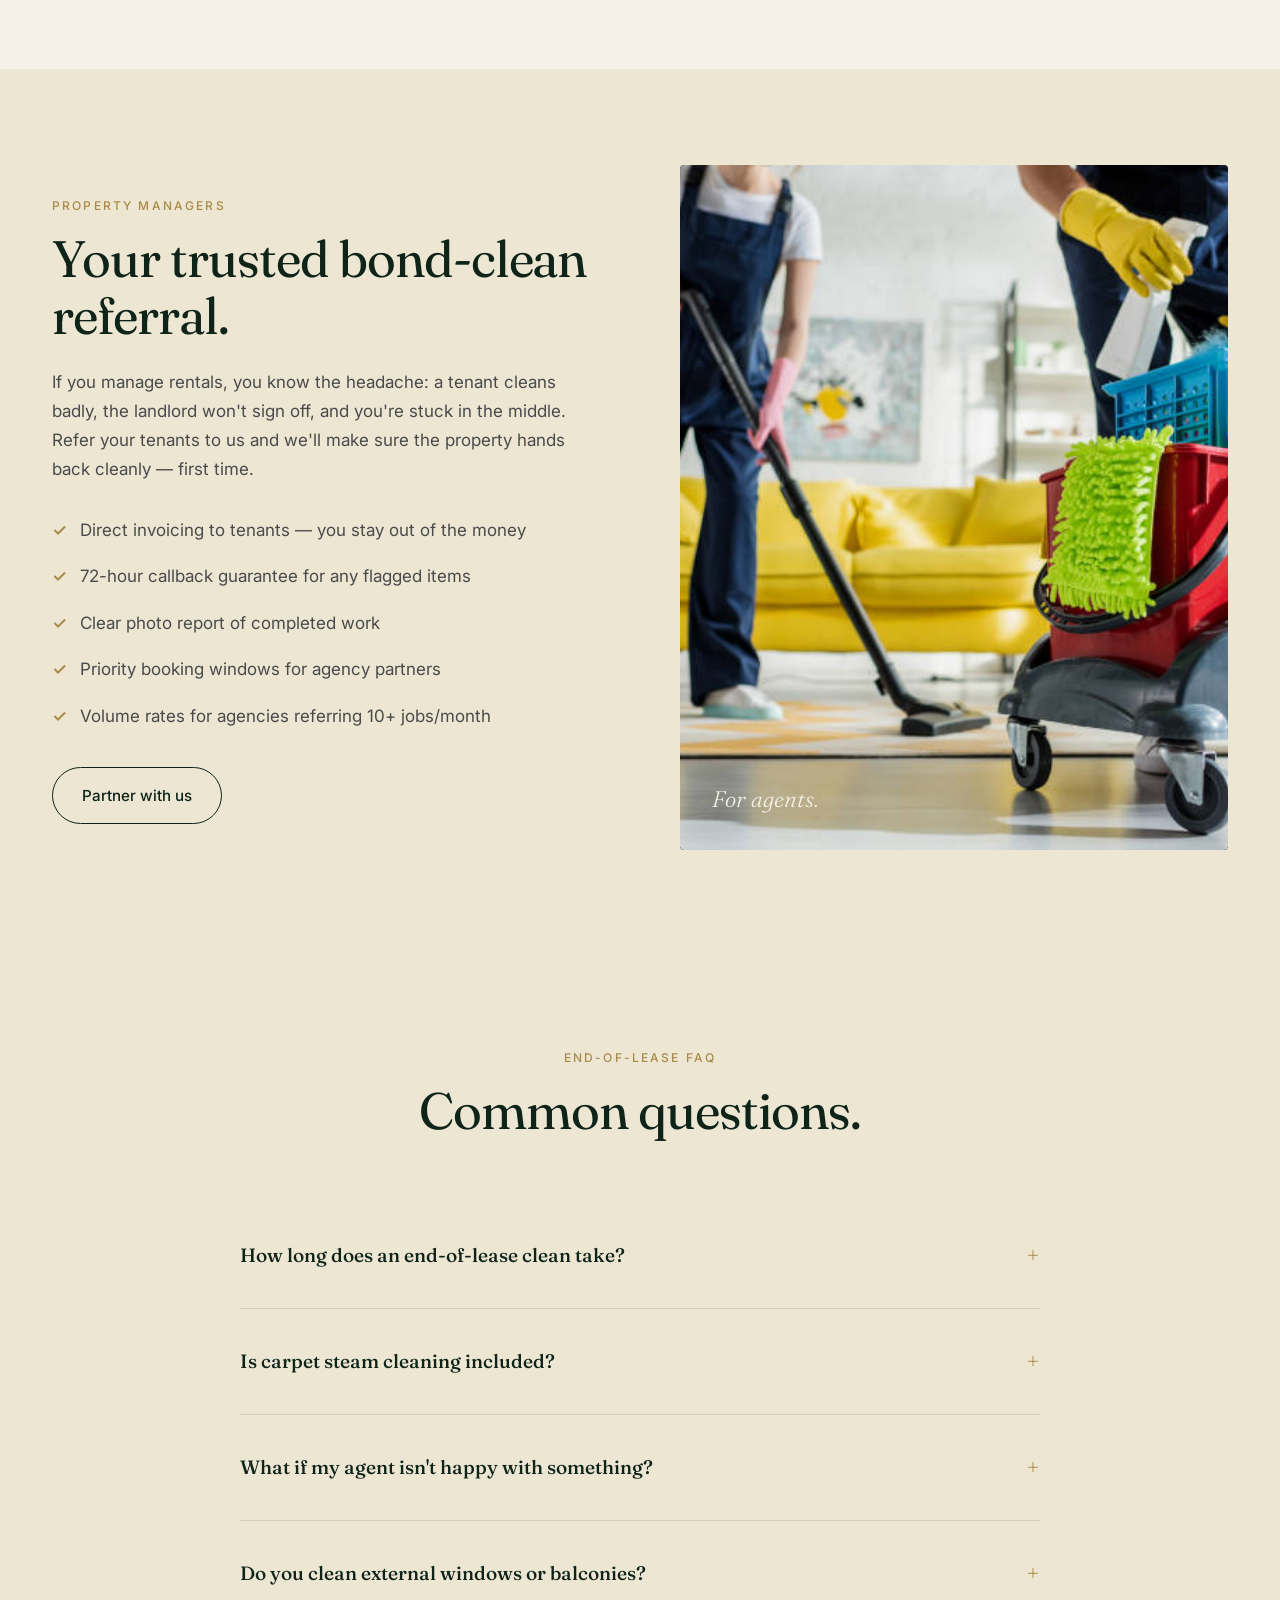
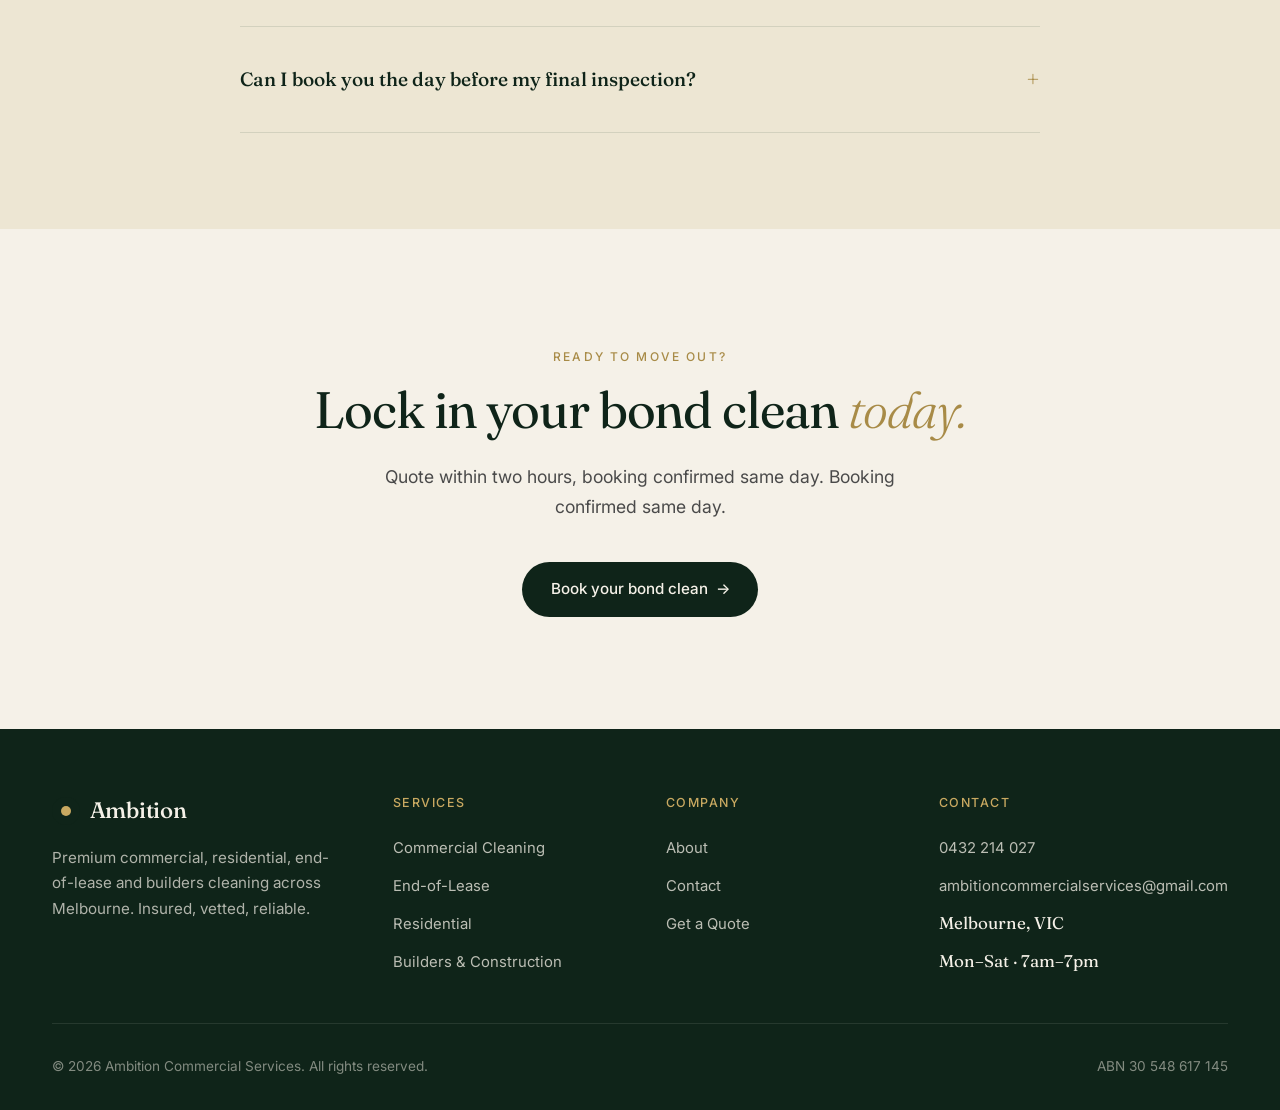
<file: end-of-lease.html>
<!DOCTYPE html>
<html lang="en">
<head>
<meta charset="UTF-8">
<meta name="viewport" content="width=device-width, initial-scale=1.0">
<title>End-of-Lease Cleaning Melbourne — Bond-Back Guarantee</title>
<meta name="description" content="End-of-lease cleaning in Melbourne. REIV-aligned checklists, 72-hour return guarantee.">
<link rel="preconnect" href="https://fonts.googleapis.com">
<link rel="preconnect" href="https://fonts.gstatic.com" crossorigin>
<link href="https://fonts.googleapis.com/css2?family=Fraunces:ital,opsz,wght@0,9..144,300;0,9..144,400;0,9..144,500;1,9..144,300;1,9..144,400&family=Inter:wght@400;500;600&display=swap" rel="stylesheet">
<link rel="icon" type="image/svg+xml" href="../favicon.svg">
<link rel="stylesheet" href="../styles.css">
</head>
<body>

<nav class="nav">
  <div class="nav-inner">
    <a href="../index.html" class="logo"><span class="logo-mark"></span> Ambition</a>
    <ul class="nav-links">
      <li><a href="../index.html">Home</a></li>
      <li><a href="../services.html" class="active">Services</a></li>
      <li><a href="../about.html">About</a></li>
      <li><a href="../contact.html">Contact</a></li>
    </ul>
    <a href="../contact.html" class="nav-cta">Get a Quote</a>
    <button class="hamburger" aria-label="Menu"><span></span><span></span><span></span></button>
  </div>
</nav>

<section class="page-hero has-form">
  <div class="container">
    <div class="page-hero-grid">
      <div>
        <div class="breadcrumb"><a href="../index.html">Home</a> · <a href="../services.html">Services</a> · End-of-Lease</div>
    <h1>End-of-lease cleaning. Done properly.</h1>
    <p>Move out with confidence. We follow REIV-aligned checklists and guarantee a 72-hour return if your agent flags anything.</p>
      </div>
      <div>
        <form class="hero-form hero-form--light hero-quote-form" novalidate>
  <span class="hero-form-title">Get a free quote — 2 hr response</span>
  <div class="hero-form-row three-col">
    <div class="hero-form-field">
      <label for="hf-name">Name</label>
      <input type="text" id="hf-name" name="name" placeholder="Your name" required>
    </div>
    <div class="hero-form-field">
      <label for="hf-phone">Phone</label>
      <input type="tel" id="hf-phone" name="phone" placeholder="04xx xxx xxx" required>
    </div>
    <div class="hero-form-field">
      <label for="hf-suburb">Suburb</label>
      <input type="text" id="hf-suburb" name="suburb" placeholder="e.g. Richmond" required>
    </div>
  </div>
  <div class="hero-form-row">
    <div class="hero-form-field">
      <label for="hf-email">Email</label>
      <input type="email" id="hf-email" name="email" placeholder="your@email.com" required>
    </div>
    <div class="hero-form-field">
      <label for="hf-service">Service</label>
      <select id="hf-service" name="service" data-preselect="End-of-Lease" required>
              <option value="">Select one…</option>
              <option value="Commercial / Office">Commercial / Office</option>
              <option value="End-of-Lease" selected>End-of-Lease</option>
              <option value="Residential — One-off">Residential — One-off</option>
              <option value="Residential — Recurring">Residential — Recurring</option>
              <option value="Builders &amp; End-of-Construction">Builders &amp; End-of-Construction</option>
              <option value="Other / Specialty">Other / Specialty</option>
      </select>
    </div>
  </div>
  <div class="hero-form-row one-col">
    <div class="hero-form-field">
      <label for="hf-details">Tell us about the space</label>
      <textarea id="hf-details" name="details" placeholder="e.g. 3-bed apartment, 2 bathrooms, final inspection this Friday…" required></textarea>
    </div>
  </div>
  <div style="position:absolute;left:-9999px;opacity:0;" aria-hidden="true">
    <input type="text" name="website" tabindex="-1" autocomplete="off">
  </div>
  <div class="hero-form-footer">
    <span class="hero-form-note">No obligation &nbsp;·&nbsp; Bonded &amp; insured</span>
    <button type="submit" class="btn btn-primary btn-arrow hero-form-submit">Get my quote</button>
  </div>
  <div class="hero-form-status"></div>
</form>
      </div>
    </div>
  </div>
</section>

<section class="content-section">
  <div class="container">
    <div class="content-grid">
      <div class="content-img">
        <img src="../images/bond-cleaning.webp" alt="Bond cleaning Melbourne" loading="lazy" style="width:100%;height:100%;object-fit:cover;position:absolute;inset:0;border-radius:4px;display:block;">
        <div class="content-img-tag">Bond back, first time.</div>
      </div>
      <div class="content-text">
        <span class="eyebrow">The guarantee</span>
        <h2>Get your full bond back.</h2>
        <p>End-of-lease cleaning is its own discipline. Real estate agents check things you'd never think of — inside the oven, the rubber seals on the dishwasher, the tracks on the sliding doors.</p>
        <p>We follow a comprehensive REIV-aligned checklist that's been built around what agents actually check. If anything is flagged within 72 hours, we return and re-clean those areas at no charge.</p>
        <ul>
          <li>Full kitchen — oven, rangehood, stovetop, splashback, cupboards inside &amp; out</li>
          <li>All bathrooms — tiles, grout, shower screens, toilet, exhaust fan</li>
          <li>Bedrooms &amp; living — wardrobes, walls, skirting boards, light fittings</li>
          <li>Floors — vacuum, mop, edges and corners</li>
          <li>Windows — internal glass, sills, tracks</li>
          <li>Optional: carpet steam clean, external windows, garage</li>
        </ul>
        <a href="../contact.html" class="btn btn-primary btn-arrow" style="margin-top:1.75rem;">Get a quote</a>
      </div>
    </div>
  </div>
</section>

<section class="content-section alt">
  <div class="container">
    <div class="content-grid">
      <div class="content-img">
        <img src="../images/residential-team.jpg" alt="End of lease cleaning team" loading="lazy" style="width:100%;height:100%;object-fit:cover;position:absolute;inset:0;border-radius:4px;display:block;">
        <div class="content-img-tag">For agents.</div>
      </div>
      <div class="content-text">
        <span class="eyebrow">Property managers</span>
        <h2>Your trusted bond-clean referral.</h2>
        <p>If you manage rentals, you know the headache: a tenant cleans badly, the landlord won't sign off, and you're stuck in the middle. Refer your tenants to us and we'll make sure the property hands back cleanly — first time.</p>
        <ul>
          <li>Direct invoicing to tenants — you stay out of the money</li>
          <li>72-hour callback guarantee for any flagged items</li>
          <li>Clear photo report of completed work</li>
          <li>Priority booking windows for agency partners</li>
          <li>Volume rates for agencies referring 10+ jobs/month</li>
        </ul>
        <a href="../contact.html" class="btn btn-outline" style="margin-top:1.75rem;">Partner with us</a>
      </div>
    </div>
  </div>
</section>

<section class="faq-section">
  <div class="container">
    <div class="section-head center">
      <span class="eyebrow">End-of-Lease FAQ</span>
      <h2>Common questions.</h2>
    </div>
    <div class="faq-list">
      <details class="faq-item">
        <summary class="faq-question">How long does an end-of-lease clean take?</summary>
        <p>A 1-bedroom apartment usually takes 3–4 hours with a 2-person crew. A 3-bedroom house typically takes 5–7 hours. We send the right crew size to finish in one day.</p>
      </details>
      <details class="faq-item">
        <summary class="faq-question">Is carpet steam cleaning included?</summary>
        <p>Carpet steam cleaning is an optional add-on (most leases require it). We can arrange it as part of your booking — pricing depends on the number of rooms and stair runs.</p>
      </details>
      <details class="faq-item">
        <summary class="faq-question">What if my agent isn't happy with something?</summary>
        <p>Notify us within 72 hours of the clean and we'll return to re-clean any flagged areas at no extra cost. We've never had a tenant lose bond when our checklist was followed.</p>
      </details>
      <details class="faq-item">
        <summary class="faq-question">Do you clean external windows or balconies?</summary>
        <p>Internal windows are included as standard. External windows (up to 2 storeys) and balconies can be added on request — they're often required for ground-floor and apartment leases.</p>
      </details>
      <details class="faq-item">
        <summary class="faq-question">Can I book you the day before my final inspection?</summary>
        <p>Yes — but earlier is better. We recommend booking 1–2 weeks ahead during peak season (December–February). For last-minute bookings, give us a call and we'll do everything we can.</p>
      </details>
    </div>
  </div>
</section>

<section class="cta-band">
  <div class="container">
    <span class="eyebrow">Ready to move out?</span>
    <h2>Lock in your bond clean <em>today.</em></h2>
    <p>Quote within two hours, booking confirmed same day. Booking confirmed same day.</p>
    <a href="../contact.html" class="btn btn-primary btn-arrow">Book your bond clean</a>
  </div>
</section>

<footer>
  <div class="container">
    <div class="footer-grid">
      <div class="footer-brand">
        <div class="logo"><span class="logo-mark"></span> Ambition</div>
        <p>Premium commercial, residential, end-of-lease and builders cleaning across Melbourne. Insured, vetted, reliable.</p>
      </div>
      <div class="footer-col">
        <h5>Services</h5>
        <ul>
          <li><a href="commercial.html">Commercial Cleaning</a></li>
          <li><a href="end-of-lease.html">End-of-Lease</a></li>
          <li><a href="residential.html">Residential</a></li>
          <li><a href="builders.html">Builders &amp; Construction</a></li>
        </ul>
      </div>
      <div class="footer-col">
        <h5>Company</h5>
        <ul>
          <li><a href="../about.html">About</a></li>
          <li><a href="../contact.html">Contact</a></li>
          <li><a href="../contact.html">Get a Quote</a></li>
        </ul>
      </div>
      <div class="footer-col">
        <h5>Contact</h5>
        <ul>
          <li><a href="tel:+61432214027">0432 214 027</a></li>
          <li><a href="mailto:ambitioncommercialservices@gmail.com">ambitioncommercialservices@gmail.com</a></li>
          <li>Melbourne, VIC</li>
          <li>Mon–Sat · 7am–7pm</li>
        </ul>
      </div>
    </div>
    <div class="footer-bottom">
      <span>© 2026 Ambition Commercial Services. All rights reserved.</span>
      <span>ABN 30 548 617 145</span>
    </div>
  </div>
</footer>

<!-- Floating call button -->
<a href="tel:+61432214027" class="float-call" aria-label="Call us on 0432 214 027">
  <span class="float-call-icon">
    <svg viewBox="0 0 24 24" fill="none" stroke="currentColor" stroke-width="2" stroke-linecap="round" stroke-linejoin="round"><path d="M22 16.92v3a2 2 0 0 1-2.18 2 19.79 19.79 0 0 1-8.63-3.07 19.5 19.5 0 0 1-6-6 19.79 19.79 0 0 1-3.07-8.67A2 2 0 0 1 4.11 2h3a2 2 0 0 1 2 1.72 12.84 12.84 0 0 0 .7 2.81 2 2 0 0 1-.45 2.11L8.09 9.91a16 16 0 0 0 6 6l1.27-1.27a2 2 0 0 1 2.11-.45 12.84 12.84 0 0 0 2.81.7A2 2 0 0 1 22 16.92z"/></svg>
  </span>
  <span class="float-call-label">0432 214 027</span>
</a>

<script src="../script.js"></script>
</body>
</html>
</file>
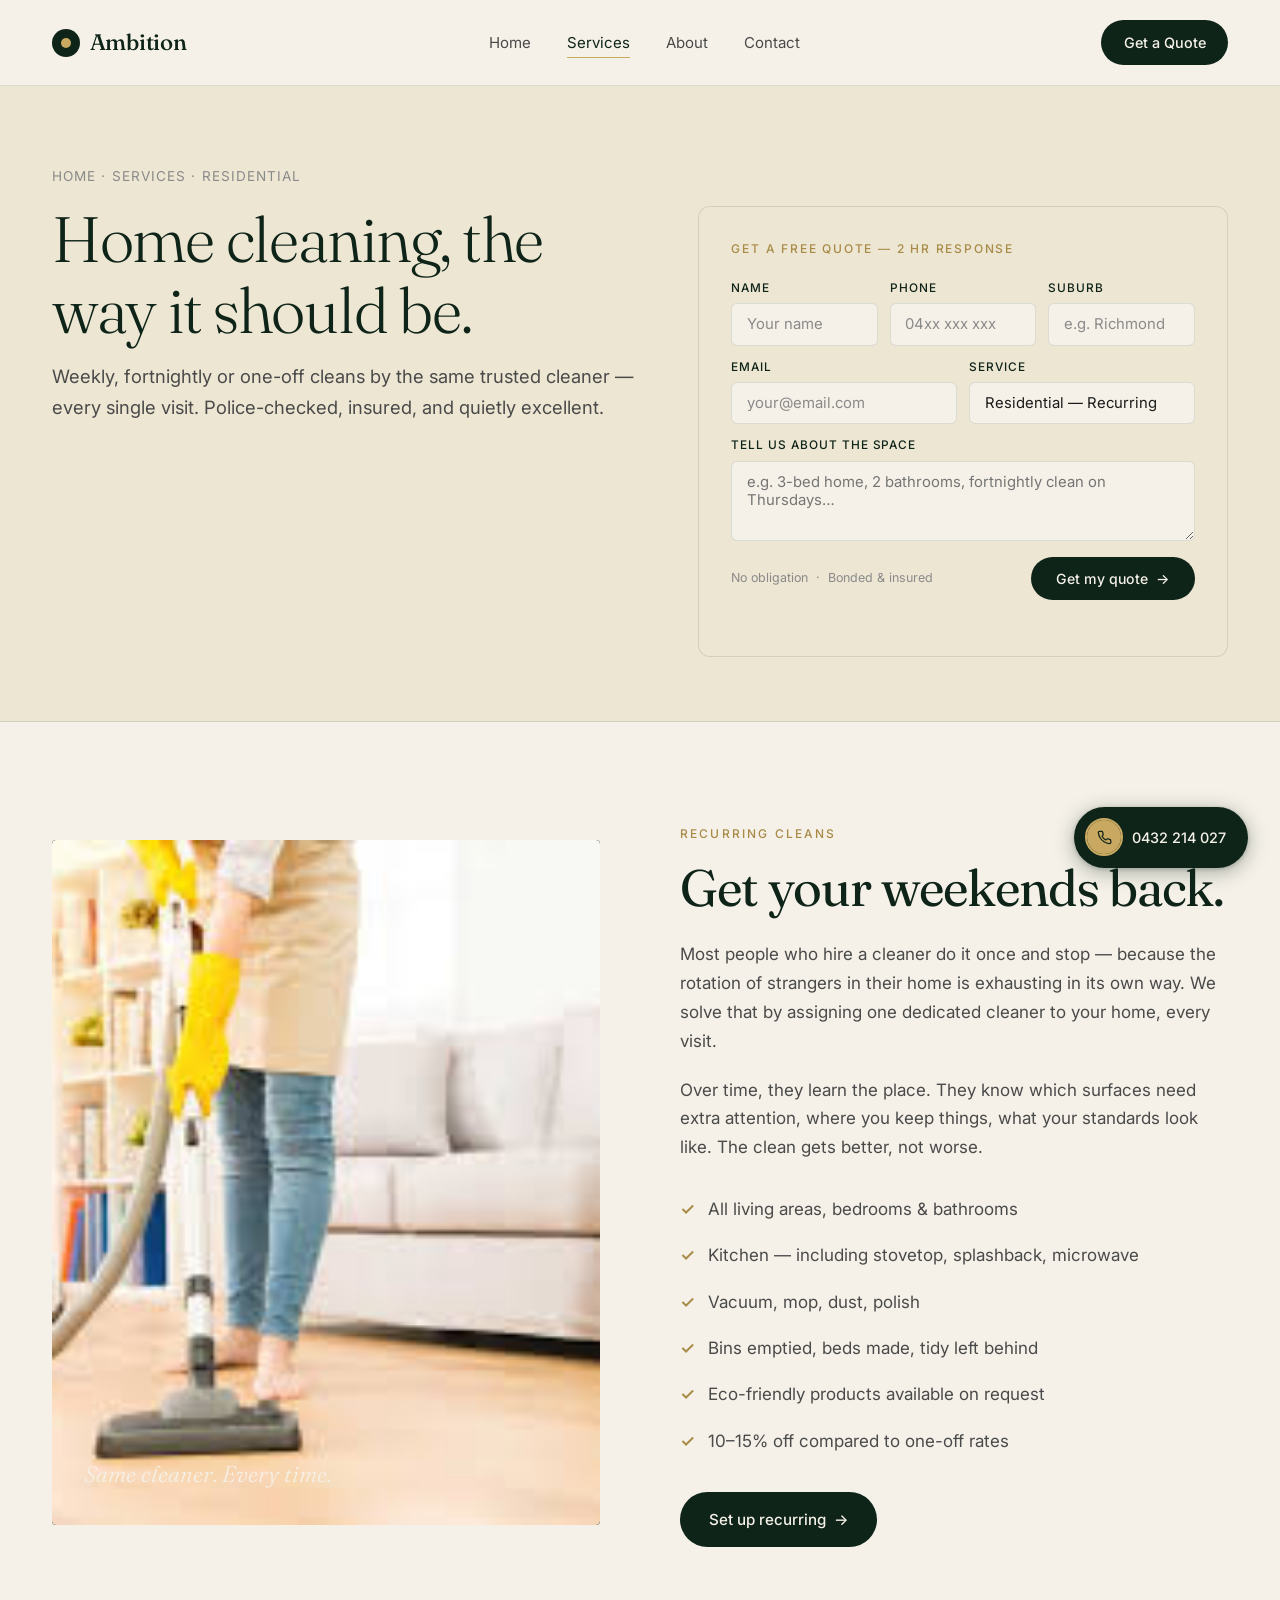
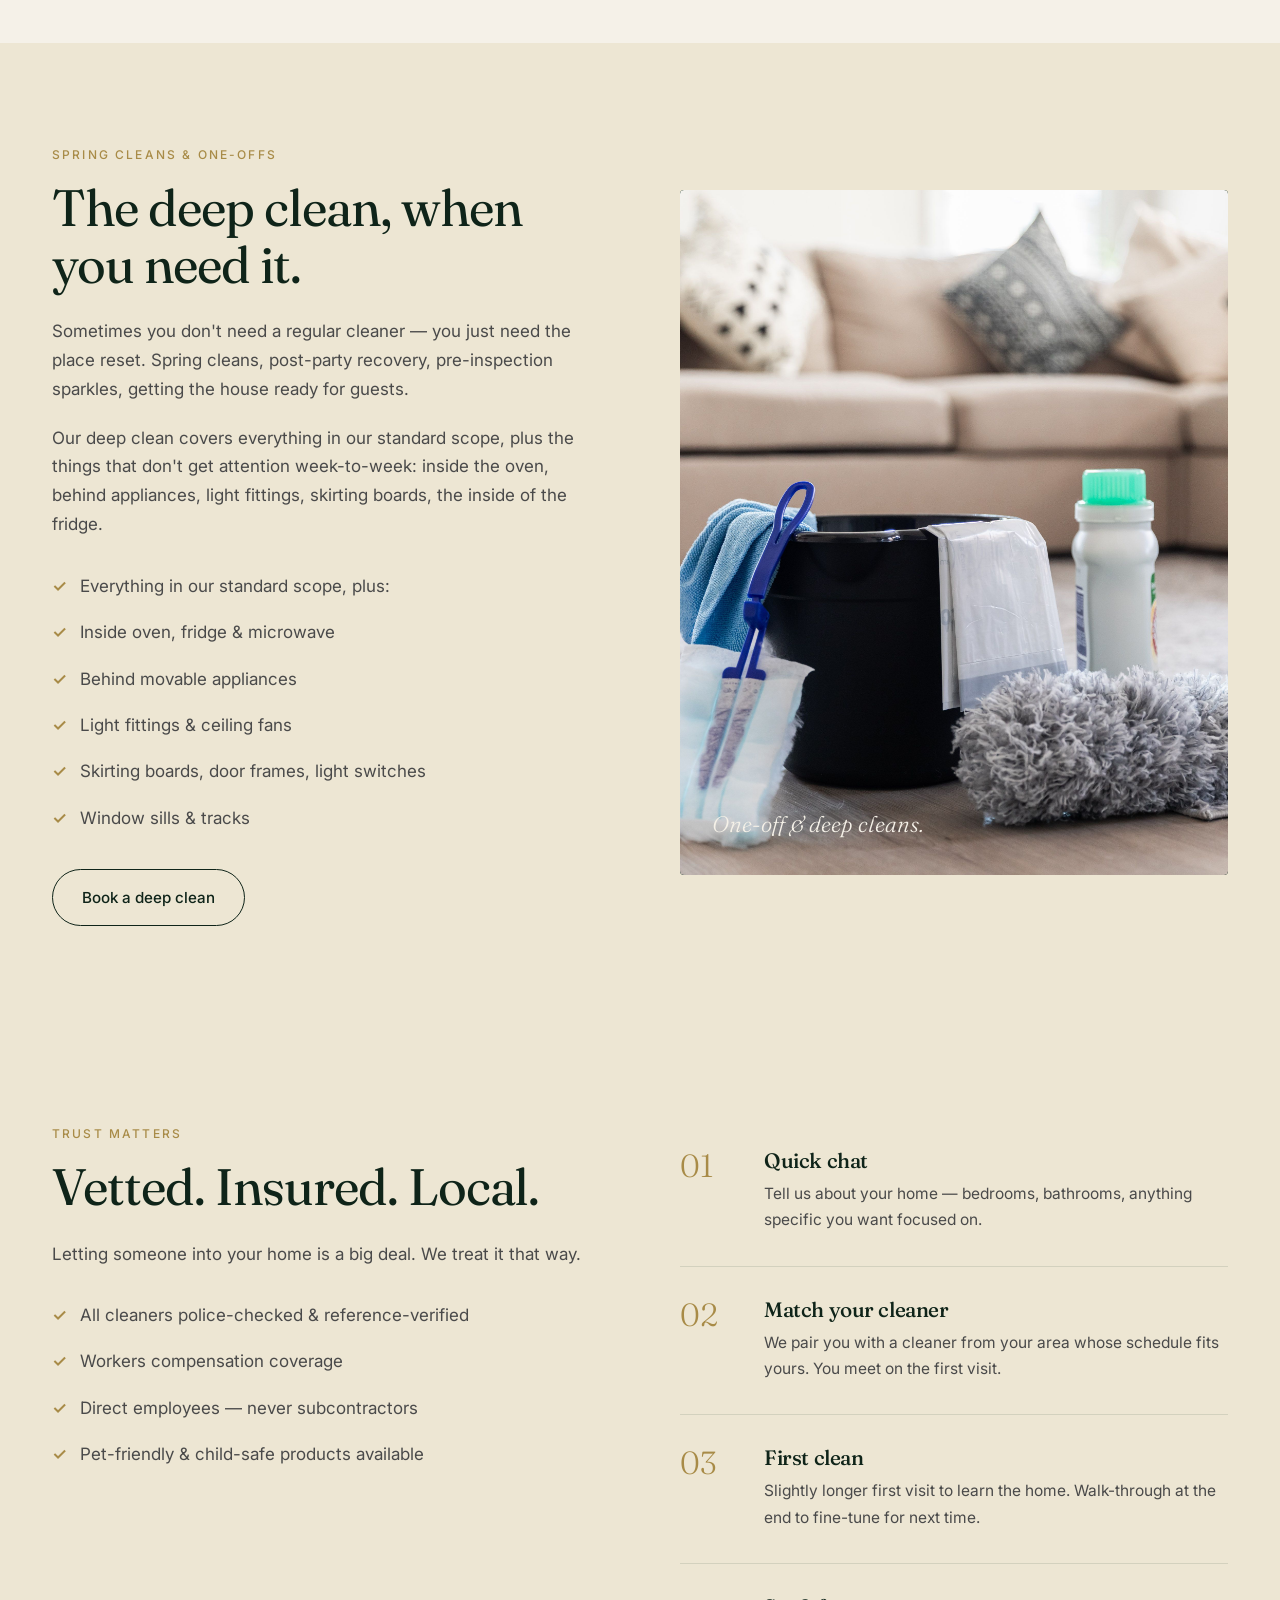
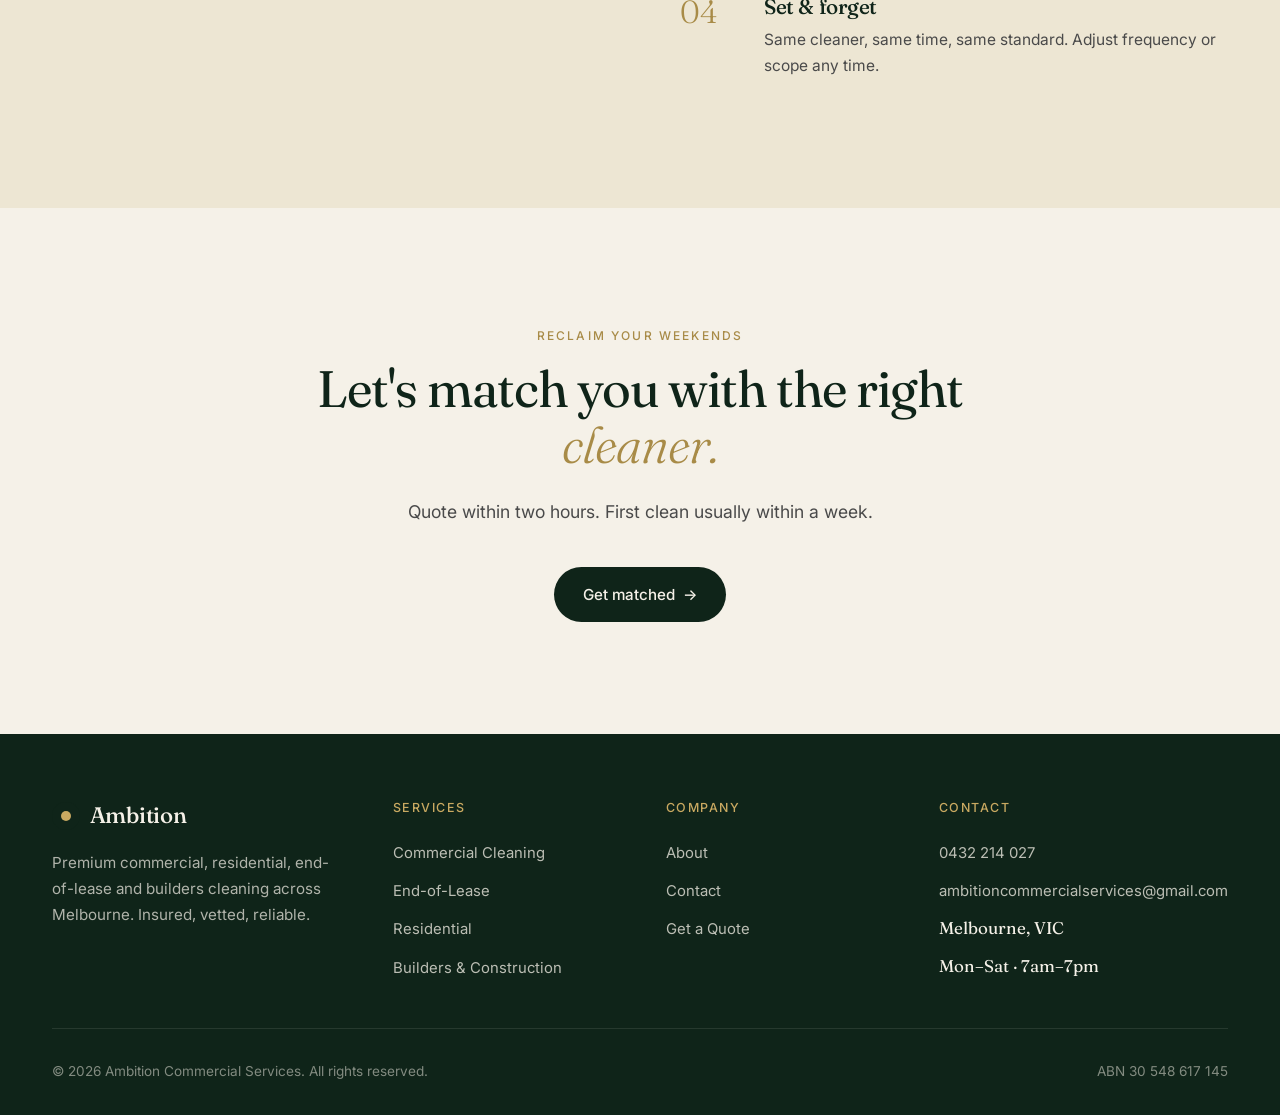
<file: residential.html>
<!DOCTYPE html>
<html lang="en">
<head>
<meta charset="UTF-8">
<meta name="viewport" content="width=device-width, initial-scale=1.0">
<title>Residential Cleaning Melbourne — Weekly &amp; Fortnightly Cleans</title>
<meta name="description" content="Weekly, fortnightly and one-off home cleaning in Melbourne. Same cleaner every visit, fully insured, eco products available.">
<link rel="preconnect" href="https://fonts.googleapis.com">
<link rel="preconnect" href="https://fonts.gstatic.com" crossorigin>
<link href="https://fonts.googleapis.com/css2?family=Fraunces:ital,opsz,wght@0,9..144,300;0,9..144,400;0,9..144,500;1,9..144,300;1,9..144,400&family=Inter:wght@400;500;600&display=swap" rel="stylesheet">
<link rel="icon" type="image/svg+xml" href="../favicon.svg">
<link rel="stylesheet" href="../styles.css">
</head>
<body>

<nav class="nav">
  <div class="nav-inner">
    <a href="../index.html" class="logo"><span class="logo-mark"></span> Ambition</a>
    <ul class="nav-links">
      <li><a href="../index.html">Home</a></li>
      <li><a href="../services.html" class="active">Services</a></li>
      <li><a href="../about.html">About</a></li>
      <li><a href="../contact.html">Contact</a></li>
    </ul>
    <a href="../contact.html" class="nav-cta">Get a Quote</a>
    <button class="hamburger" aria-label="Menu"><span></span><span></span><span></span></button>
  </div>
</nav>

<section class="page-hero has-form">
  <div class="container">
    <div class="page-hero-grid">
      <div>
        <div class="breadcrumb"><a href="../index.html">Home</a> · <a href="../services.html">Services</a> · Residential</div>
    <h1>Home cleaning, the way it should be.</h1>
    <p>Weekly, fortnightly or one-off cleans by the same trusted cleaner — every single visit. Police-checked, insured, and quietly excellent.</p>
      </div>
      <div>
        <form class="hero-form hero-form--light hero-quote-form" novalidate>
  <span class="hero-form-title">Get a free quote — 2 hr response</span>
  <div class="hero-form-row three-col">
    <div class="hero-form-field">
      <label for="hf-name">Name</label>
      <input type="text" id="hf-name" name="name" placeholder="Your name" required>
    </div>
    <div class="hero-form-field">
      <label for="hf-phone">Phone</label>
      <input type="tel" id="hf-phone" name="phone" placeholder="04xx xxx xxx" required>
    </div>
    <div class="hero-form-field">
      <label for="hf-suburb">Suburb</label>
      <input type="text" id="hf-suburb" name="suburb" placeholder="e.g. Richmond" required>
    </div>
  </div>
  <div class="hero-form-row">
    <div class="hero-form-field">
      <label for="hf-email">Email</label>
      <input type="email" id="hf-email" name="email" placeholder="your@email.com" required>
    </div>
    <div class="hero-form-field">
      <label for="hf-service">Service</label>
      <select id="hf-service" name="service" data-preselect="Residential — Recurring" required>
              <option value="">Select one…</option>
              <option value="Commercial / Office">Commercial / Office</option>
              <option value="End-of-Lease">End-of-Lease</option>
              <option value="Residential — One-off">Residential — One-off</option>
              <option value="Residential — Recurring" selected>Residential — Recurring</option>
              <option value="Builders &amp; End-of-Construction">Builders &amp; End-of-Construction</option>
              <option value="Other / Specialty">Other / Specialty</option>
      </select>
    </div>
  </div>
  <div class="hero-form-row one-col">
    <div class="hero-form-field">
      <label for="hf-details">Tell us about the space</label>
      <textarea id="hf-details" name="details" placeholder="e.g. 3-bed home, 2 bathrooms, fortnightly clean on Thursdays…" required></textarea>
    </div>
  </div>
  <div style="position:absolute;left:-9999px;opacity:0;" aria-hidden="true">
    <input type="text" name="website" tabindex="-1" autocomplete="off">
  </div>
  <div class="hero-form-footer">
    <span class="hero-form-note">No obligation &nbsp;·&nbsp; Bonded &amp; insured</span>
    <button type="submit" class="btn btn-primary btn-arrow hero-form-submit">Get my quote</button>
  </div>
  <div class="hero-form-status"></div>
</form>
      </div>
    </div>
  </div>
</section>

<section class="content-section">
  <div class="container">
    <div class="content-grid">
      <div class="content-img">
        <img src="../images/residential-vacuum.jpeg" alt="Residential home cleaning" loading="lazy" style="width:100%;height:100%;object-fit:cover;position:absolute;inset:0;border-radius:4px;display:block;">
        <div class="content-img-tag">Same cleaner. Every time.</div>
      </div>
      <div class="content-text">
        <span class="eyebrow">Recurring cleans</span>
        <h2>Get your weekends back.</h2>
        <p>Most people who hire a cleaner do it once and stop — because the rotation of strangers in their home is exhausting in its own way. We solve that by assigning one dedicated cleaner to your home, every visit.</p>
        <p>Over time, they learn the place. They know which surfaces need extra attention, where you keep things, what your standards look like. The clean gets better, not worse.</p>
        <ul>
          <li>All living areas, bedrooms &amp; bathrooms</li>
          <li>Kitchen — including stovetop, splashback, microwave</li>
          <li>Vacuum, mop, dust, polish</li>
          <li>Bins emptied, beds made, tidy left behind</li>
          <li>Eco-friendly products available on request</li>
          <li>10–15% off compared to one-off rates</li>
        </ul>
        <a href="../contact.html" class="btn btn-primary btn-arrow" style="margin-top:1.75rem;">Set up recurring</a>
      </div>
    </div>
  </div>
</section>

<section class="content-section alt">
  <div class="container">
    <div class="content-grid">
      <div class="content-img">
        <img src="../images/deep-clean-supplies.jpg" alt="Deep cleaning supplies and equipment" loading="lazy" style="width:100%;height:100%;object-fit:cover;position:absolute;inset:0;border-radius:4px;display:block;">
        <div class="content-img-tag">One-off &amp; deep cleans.</div>
      </div>
      <div class="content-text">
        <span class="eyebrow">Spring cleans &amp; one-offs</span>
        <h2>The deep clean, when you need it.</h2>
        <p>Sometimes you don't need a regular cleaner — you just need the place reset. Spring cleans, post-party recovery, pre-inspection sparkles, getting the house ready for guests.</p>
        <p>Our deep clean covers everything in our standard scope, plus the things that don't get attention week-to-week: inside the oven, behind appliances, light fittings, skirting boards, the inside of the fridge.</p>
        <ul>
          <li>Everything in our standard scope, plus:</li>
          <li>Inside oven, fridge &amp; microwave</li>
          <li>Behind movable appliances</li>
          <li>Light fittings &amp; ceiling fans</li>
          <li>Skirting boards, door frames, light switches</li>
          <li>Window sills &amp; tracks</li>
        </ul>
        <a href="../contact.html" class="btn btn-outline" style="margin-top:1.75rem;">Book a deep clean</a>
      </div>
    </div>
  </div>
</section>

<section class="split-section">
  <div class="container">
    <div class="split-grid">
      <div>
        <span class="eyebrow">Trust matters</span>
        <h2>Vetted. Insured. Local.</h2>
        <p style="margin-top:1.5rem;">Letting someone into your home is a big deal. We treat it that way.</p>
        <ul style="margin-top:1.5rem; list-style:none; padding:0;">
          <li style="padding:0.6rem 0 0.6rem 1.75rem; position:relative; font-family:'Inter',sans-serif; color:var(--ink-soft);"><span style="position:absolute; left:0; color:var(--brass-deep); font-weight:600;">✓</span> All cleaners police-checked &amp; reference-verified</li>
          
          <li style="padding:0.6rem 0 0.6rem 1.75rem; position:relative; font-family:'Inter',sans-serif; color:var(--ink-soft);"><span style="position:absolute; left:0; color:var(--brass-deep); font-weight:600;">✓</span> Workers compensation coverage</li>
          <li style="padding:0.6rem 0 0.6rem 1.75rem; position:relative; font-family:'Inter',sans-serif; color:var(--ink-soft);"><span style="position:absolute; left:0; color:var(--brass-deep); font-weight:600;">✓</span> Direct employees — never subcontractors</li>
          <li style="padding:0.6rem 0 0.6rem 1.75rem; position:relative; font-family:'Inter',sans-serif; color:var(--ink-soft);"><span style="position:absolute; left:0; color:var(--brass-deep); font-weight:600;">✓</span> Pet-friendly &amp; child-safe products available</li>
        </ul>
      </div>
      <ul class="process-list">
        <li class="process-item">
          <span class="process-num">01</span>
          <div>
            <h4>Quick chat</h4>
            <p>Tell us about your home — bedrooms, bathrooms, anything specific you want focused on.</p>
          </div>
        </li>
        <li class="process-item">
          <span class="process-num">02</span>
          <div>
            <h4>Match your cleaner</h4>
            <p>We pair you with a cleaner from your area whose schedule fits yours. You meet on the first visit.</p>
          </div>
        </li>
        <li class="process-item">
          <span class="process-num">03</span>
          <div>
            <h4>First clean</h4>
            <p>Slightly longer first visit to learn the home. Walk-through at the end to fine-tune for next time.</p>
          </div>
        </li>
        <li class="process-item">
          <span class="process-num">04</span>
          <div>
            <h4>Set &amp; forget</h4>
            <p>Same cleaner, same time, same standard. Adjust frequency or scope any time.</p>
          </div>
        </li>
      </ul>
    </div>
  </div>
</section>

<section class="cta-band">
  <div class="container">
    <span class="eyebrow">Reclaim your weekends</span>
    <h2>Let's match you with the right <em>cleaner.</em></h2>
    <p>Quote within two hours. First clean usually within a week.</p>
    <a href="../contact.html" class="btn btn-primary btn-arrow">Get matched</a>
  </div>
</section>

<footer>
  <div class="container">
    <div class="footer-grid">
      <div class="footer-brand">
        <div class="logo"><span class="logo-mark"></span> Ambition</div>
        <p>Premium commercial, residential, end-of-lease and builders cleaning across Melbourne. Insured, vetted, reliable.</p>
      </div>
      <div class="footer-col">
        <h5>Services</h5>
        <ul>
          <li><a href="commercial.html">Commercial Cleaning</a></li>
          <li><a href="end-of-lease.html">End-of-Lease</a></li>
          <li><a href="residential.html">Residential</a></li>
          <li><a href="builders.html">Builders &amp; Construction</a></li>
        </ul>
      </div>
      <div class="footer-col">
        <h5>Company</h5>
        <ul>
          <li><a href="../about.html">About</a></li>
          <li><a href="../contact.html">Contact</a></li>
          <li><a href="../contact.html">Get a Quote</a></li>
        </ul>
      </div>
      <div class="footer-col">
        <h5>Contact</h5>
        <ul>
          <li><a href="tel:+61432214027">0432 214 027</a></li>
          <li><a href="mailto:ambitioncommercialservices@gmail.com">ambitioncommercialservices@gmail.com</a></li>
          <li>Melbourne, VIC</li>
          <li>Mon–Sat · 7am–7pm</li>
        </ul>
      </div>
    </div>
    <div class="footer-bottom">
      <span>© 2026 Ambition Commercial Services. All rights reserved.</span>
      <span>ABN 30 548 617 145</span>
    </div>
  </div>
</footer>

<!-- Floating call button -->
<a href="tel:+61432214027" class="float-call" aria-label="Call us on 0432 214 027">
  <span class="float-call-icon">
    <svg viewBox="0 0 24 24" fill="none" stroke="currentColor" stroke-width="2" stroke-linecap="round" stroke-linejoin="round"><path d="M22 16.92v3a2 2 0 0 1-2.18 2 19.79 19.79 0 0 1-8.63-3.07 19.5 19.5 0 0 1-6-6 19.79 19.79 0 0 1-3.07-8.67A2 2 0 0 1 4.11 2h3a2 2 0 0 1 2 1.72 12.84 12.84 0 0 0 .7 2.81 2 2 0 0 1-.45 2.11L8.09 9.91a16 16 0 0 0 6 6l1.27-1.27a2 2 0 0 1 2.11-.45 12.84 12.84 0 0 0 2.81.7A2 2 0 0 1 22 16.92z"/></svg>
  </span>
  <span class="float-call-label">0432 214 027</span>
</a>

<script src="../script.js"></script>
</body>
</html>
</file>
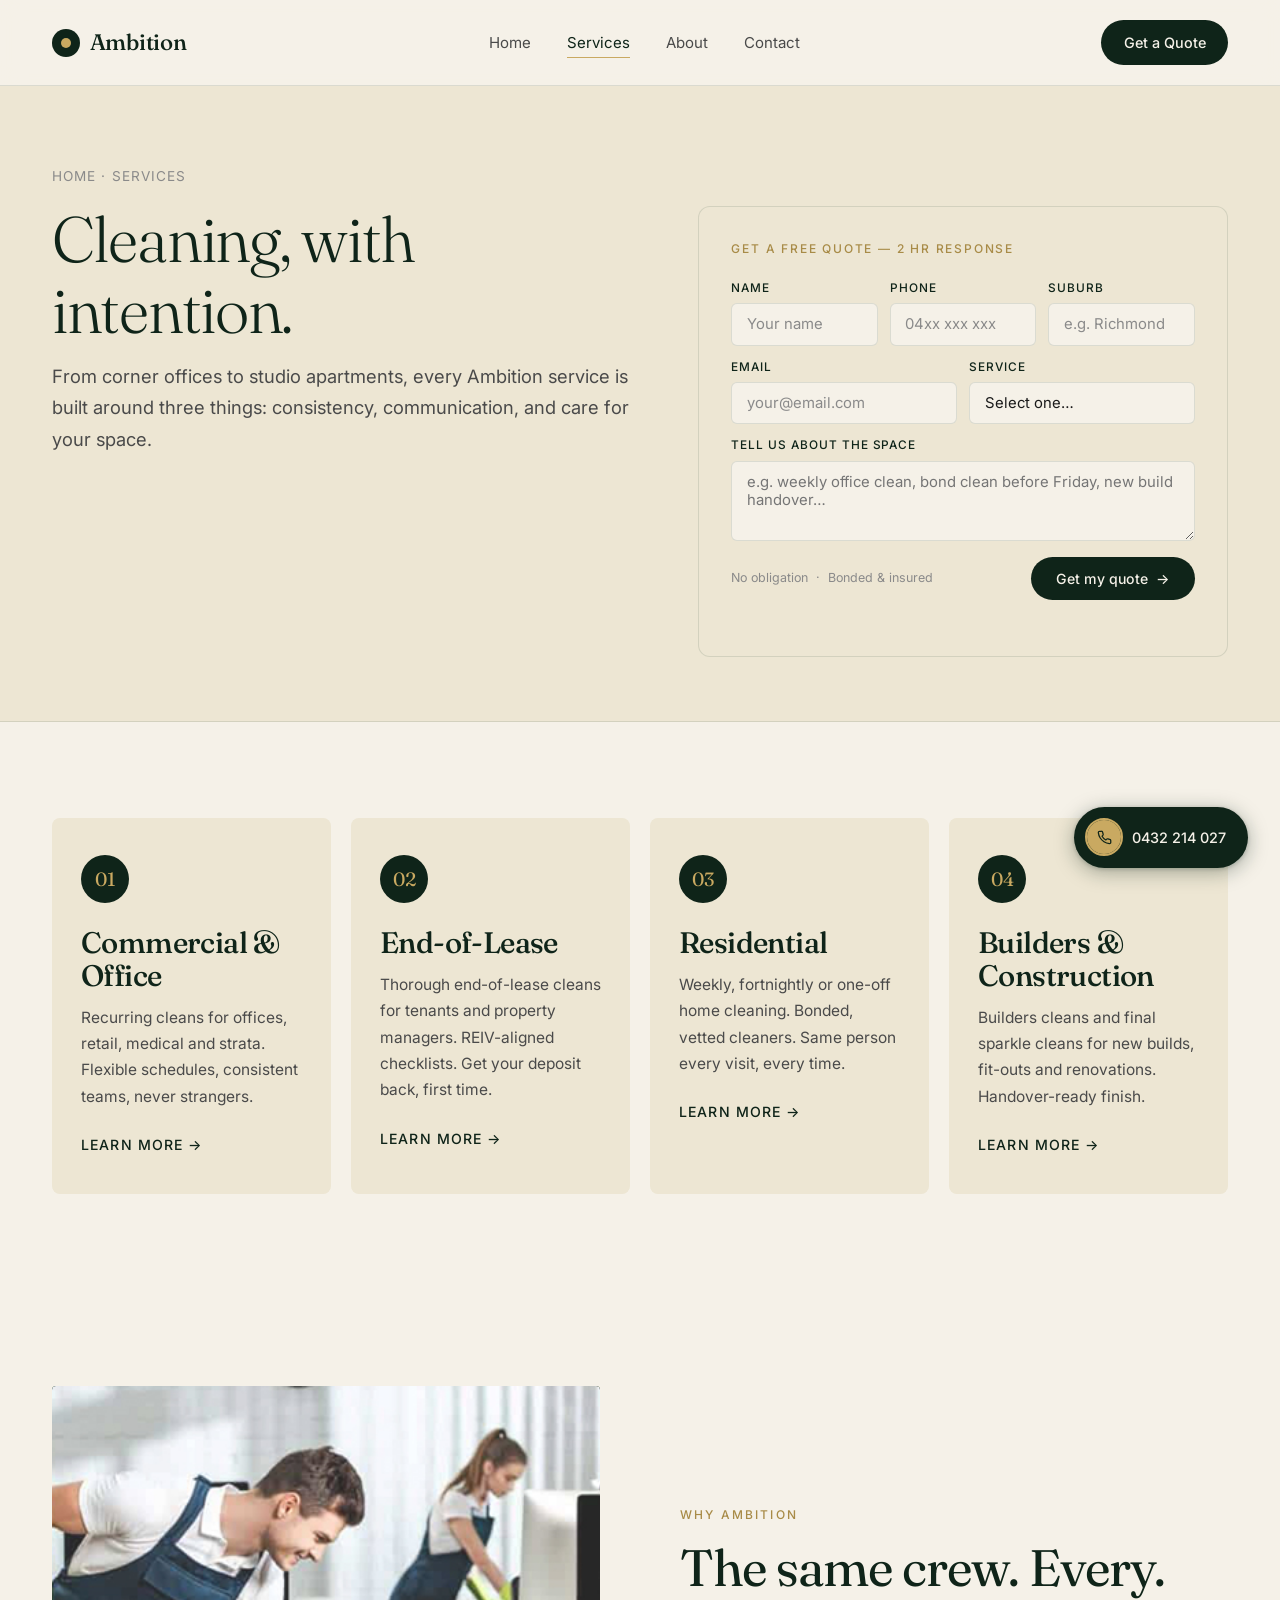
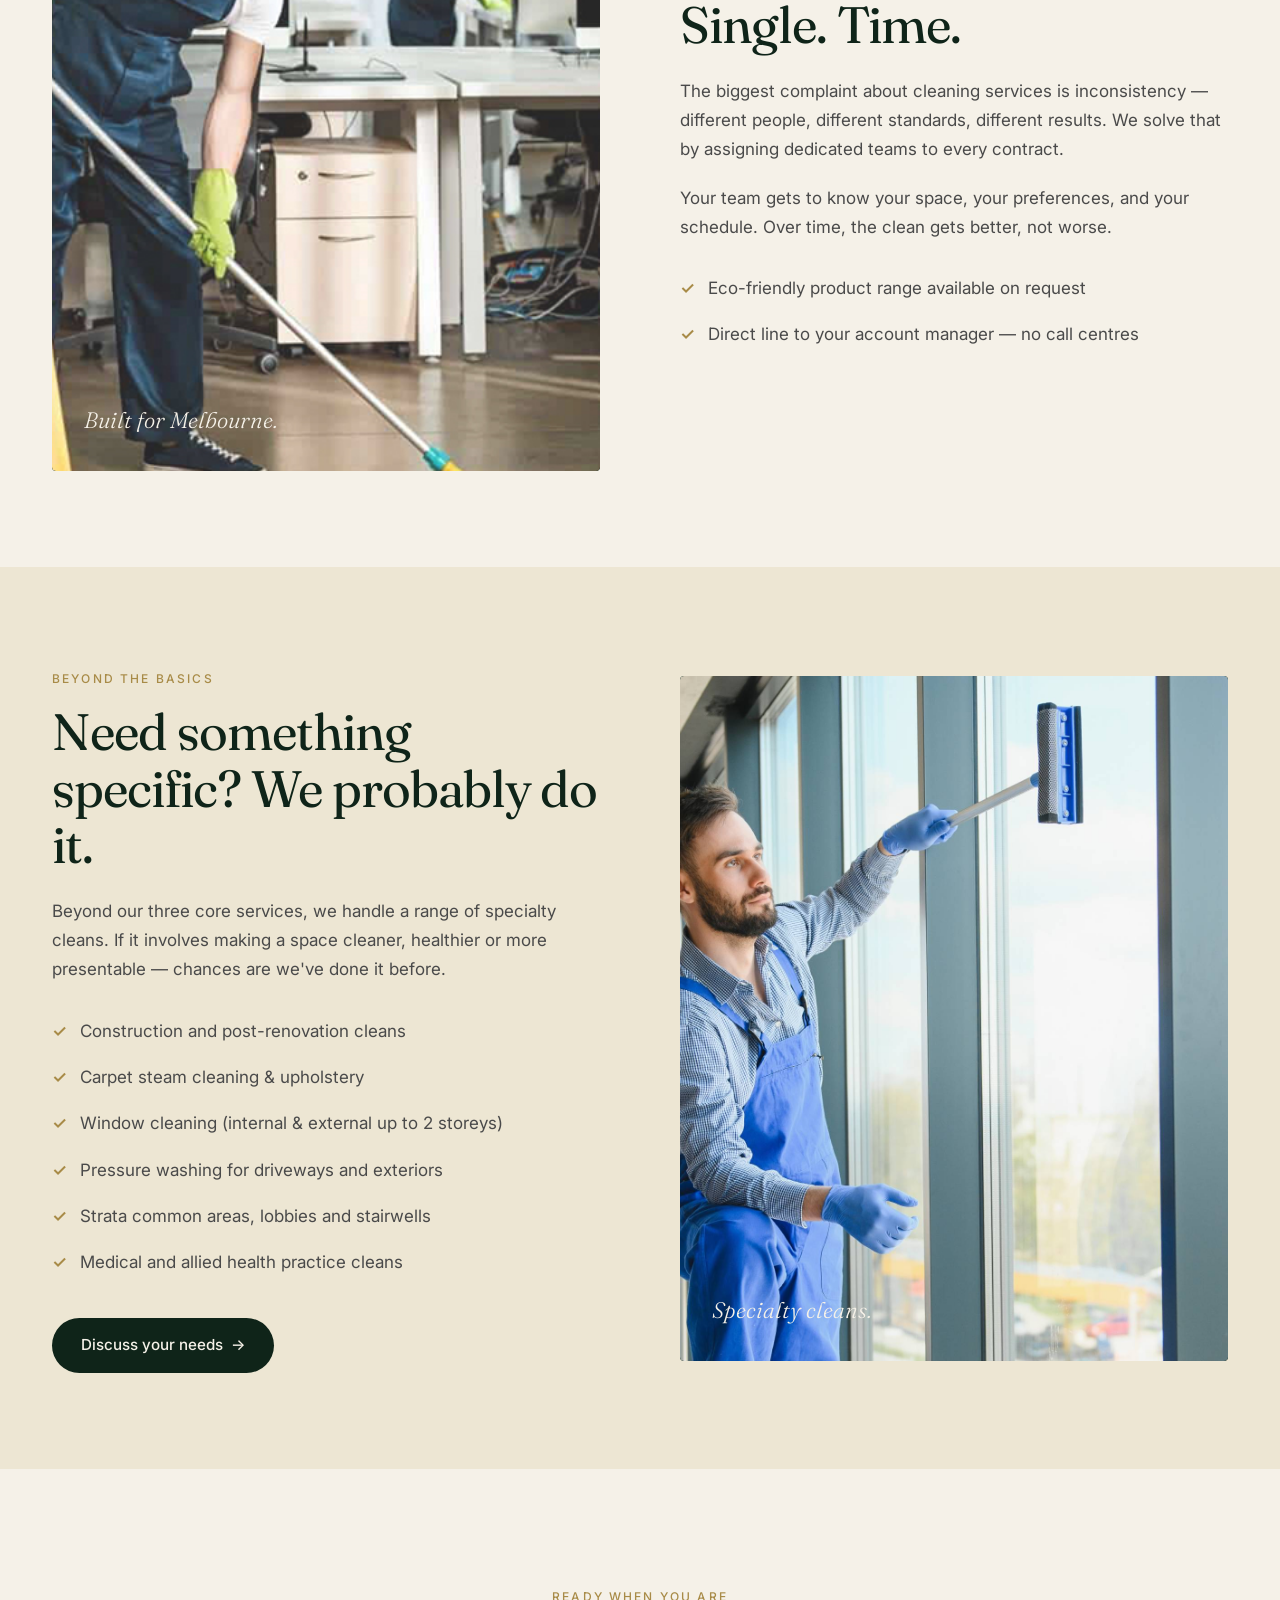
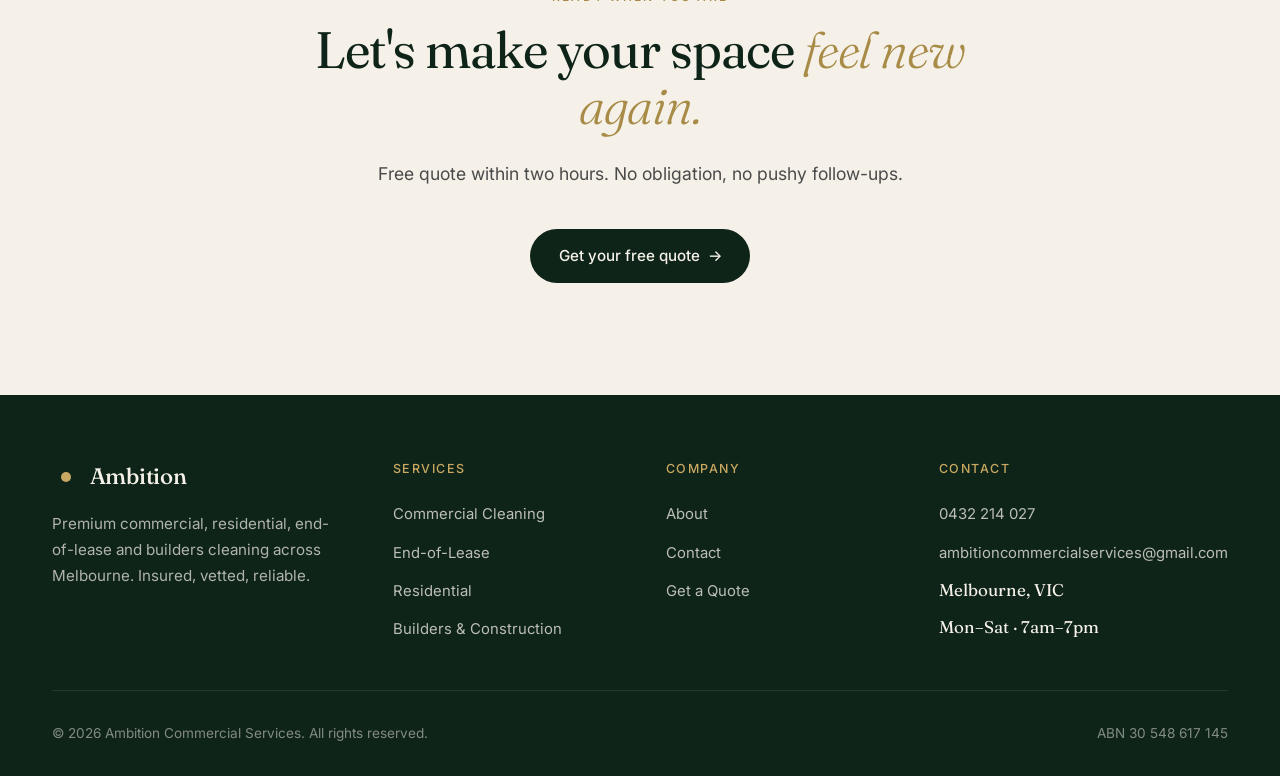
<file: services.html>
<!DOCTYPE html>
<html lang="en">
<head>
<meta charset="UTF-8">
<meta name="viewport" content="width=device-width, initial-scale=1.0">
<title>Services — Ambition Commercial Services</title>
<meta name="description" content="Commercial, end-of-lease and residential cleaning services across Melbourne. Bonded, insured, and fully equipped.">
<link rel="preconnect" href="https://fonts.googleapis.com">
<link rel="preconnect" href="https://fonts.gstatic.com" crossorigin>
<link href="https://fonts.googleapis.com/css2?family=Fraunces:ital,opsz,wght@0,9..144,300;0,9..144,400;0,9..144,500;1,9..144,300;1,9..144,400&family=Inter:wght@400;500;600&display=swap" rel="stylesheet">
<link rel="icon" type="image/svg+xml" href="favicon.svg">
<link rel="stylesheet" href="styles.css">
</head>
<body>

<nav class="nav">
  <div class="nav-inner">
    <a href="index.html" class="logo">
      <span class="logo-mark"></span>
      Ambition
    </a>
    <ul class="nav-links">
      <li><a href="index.html">Home</a></li>
      <li><a href="services.html" class="active">Services</a></li>
      <li><a href="about.html">About</a></li>
      <li><a href="contact.html">Contact</a></li>
    </ul>
    <a href="contact.html" class="nav-cta">Get a Quote</a>
    <button class="hamburger" aria-label="Menu"><span></span><span></span><span></span></button>
  </div>
</nav>

<section class="page-hero has-form">
  <div class="container">
    <div class="page-hero-grid">
      <div>
        <div class="breadcrumb"><a href="index.html">Home</a> · Services</div>
    <h1>Cleaning, with intention.</h1>
    <p>From corner offices to studio apartments, every Ambition service is built around three things: consistency, communication, and care for your space.</p>
      </div>
      <div>
        <form class="hero-form hero-form--light hero-quote-form" novalidate>
  <span class="hero-form-title">Get a free quote — 2 hr response</span>
  <div class="hero-form-row three-col">
    <div class="hero-form-field">
      <label for="hf-name">Name</label>
      <input type="text" id="hf-name" name="name" placeholder="Your name" required>
    </div>
    <div class="hero-form-field">
      <label for="hf-phone">Phone</label>
      <input type="tel" id="hf-phone" name="phone" placeholder="04xx xxx xxx" required>
    </div>
    <div class="hero-form-field">
      <label for="hf-suburb">Suburb</label>
      <input type="text" id="hf-suburb" name="suburb" placeholder="e.g. Richmond" required>
    </div>
  </div>
  <div class="hero-form-row">
    <div class="hero-form-field">
      <label for="hf-email">Email</label>
      <input type="email" id="hf-email" name="email" placeholder="your@email.com" required>
    </div>
    <div class="hero-form-field">
      <label for="hf-service">Service</label>
      <select id="hf-service" name="service" data-preselect="" required>
              <option value="" selected>Select one…</option>
              <option value="Commercial / Office">Commercial / Office</option>
              <option value="End-of-Lease">End-of-Lease</option>
              <option value="Residential — One-off">Residential — One-off</option>
              <option value="Residential — Recurring">Residential — Recurring</option>
              <option value="Builders &amp; End-of-Construction">Builders &amp; End-of-Construction</option>
              <option value="Other / Specialty">Other / Specialty</option>
      </select>
    </div>
  </div>
  <div class="hero-form-row one-col">
    <div class="hero-form-field">
      <label for="hf-details">Tell us about the space</label>
      <textarea id="hf-details" name="details" placeholder="e.g. weekly office clean, bond clean before Friday, new build handover…" required></textarea>
    </div>
  </div>
  <div style="position:absolute;left:-9999px;opacity:0;" aria-hidden="true">
    <input type="text" name="website" tabindex="-1" autocomplete="off">
  </div>
  <div class="hero-form-footer">
    <span class="hero-form-note">No obligation &nbsp;·&nbsp; Bonded &amp; insured</span>
    <button type="submit" class="btn btn-primary btn-arrow hero-form-submit">Get my quote</button>
  </div>
  <div class="hero-form-status"></div>
</form>
      </div>
    </div>
  </div>
</section>

<section class="services-section">
  <div class="container">
    <div class="services-grid">
      <div class="service-card">
        <div class="service-icon">01</div>
        <h3>Commercial &amp; Office</h3>
        <p>Recurring cleans for offices, retail, medical and strata. Flexible schedules, consistent teams, never strangers.</p>
        <a href="commercial.html" class="service-link">Learn more →</a>
      </div>
      <div class="service-card">
        <div class="service-icon">02</div>
        <h3>End-of-Lease</h3>
        <p>Thorough end-of-lease cleans for tenants and property managers. REIV-aligned checklists. Get your deposit back, first time.</p>
        <a href="end-of-lease.html" class="service-link">Learn more →</a>
      </div>
      <div class="service-card">
        <div class="service-icon">03</div>
        <h3>Residential</h3>
        <p>Weekly, fortnightly or one-off home cleaning. Bonded, vetted cleaners. Same person every visit, every time.</p>
        <a href="residential.html" class="service-link">Learn more →</a>
      </div>
      <div class="service-card">
        <div class="service-icon">04</div>
        <h3>Builders &amp; Construction</h3>
        <p>Builders cleans and final sparkle cleans for new builds, fit-outs and renovations. Handover-ready finish.</p>
        <a href="builders.html" class="service-link">Learn more →</a>
      </div>
    </div>
  </div>
</section>

<section class="content-section">
  <div class="container">
    <div class="content-grid">
      <div class="content-img">
        <img src="images/commercial-office.jpg" alt="Commercial office cleaning Melbourne" loading="lazy" style="width:100%;height:100%;object-fit:cover;position:absolute;inset:0;border-radius:4px;display:block;">
        <div class="content-img-tag">Built for Melbourne.</div>
      </div>
      <div class="content-text">
        <span class="eyebrow">Why Ambition</span>
        <h2>The same crew. Every. Single. Time.</h2>
        <p>The biggest complaint about cleaning services is inconsistency — different people, different standards, different results. We solve that by assigning dedicated teams to every contract.</p>
        <p>Your team gets to know your space, your preferences, and your schedule. Over time, the clean gets better, not worse.</p>
        <ul>
          
          <li>Eco-friendly product range available on request</li>
          
          <li>Direct line to your account manager — no call centres</li>
        </ul>
      </div>
    </div>
  </div>
</section>

<section class="content-section alt">
  <div class="container">
    <div class="content-grid">
      <div class="content-img">
        <img src="images/window-cleaning-2.jpg" alt="Specialty window cleaning service" loading="lazy" style="width:100%;height:100%;object-fit:cover;position:absolute;inset:0;border-radius:4px;display:block;">
        <div class="content-img-tag">Specialty cleans.</div>
      </div>
      <div class="content-text">
        <span class="eyebrow">Beyond the basics</span>
        <h2>Need something specific? We probably do it.</h2>
        <p>Beyond our three core services, we handle a range of specialty cleans. If it involves making a space cleaner, healthier or more presentable — chances are we've done it before.</p>
        <ul>
          <li>Construction and post-renovation cleans</li>
          <li>Carpet steam cleaning &amp; upholstery</li>
          <li>Window cleaning (internal &amp; external up to 2 storeys)</li>
          <li>Pressure washing for driveways and exteriors</li>
          <li>Strata common areas, lobbies and stairwells</li>
          <li>Medical and allied health practice cleans</li>
        </ul>
        <a href="contact.html" class="btn btn-primary btn-arrow" style="margin-top:2rem;">Discuss your needs</a>
      </div>
    </div>
  </div>
</section>

<section class="cta-band">
  <div class="container">
    <span class="eyebrow">Ready when you are</span>
    <h2>Let's make your space <em>feel new again.</em></h2>
    <p>Free quote within two hours. No obligation, no pushy follow-ups.</p>
    <a href="contact.html" class="btn btn-primary btn-arrow">Get your free quote</a>
  </div>
</section>

<footer>
  <div class="container">
    <div class="footer-grid">
      <div class="footer-brand">
        <div class="logo"><span class="logo-mark"></span> Ambition</div>
        <p>Premium commercial, residential, end-of-lease and builders cleaning across Melbourne. Insured, vetted, reliable.</p>
      </div>
      <div class="footer-col">
        <h5>Services</h5>
        <ul>
          <li><a href="commercial.html">Commercial Cleaning</a></li>
          <li><a href="end-of-lease.html">End-of-Lease</a></li>
          <li><a href="residential.html">Residential</a></li>
          <li><a href="builders.html">Builders &amp; Construction</a></li>
        </ul>
      </div>
      <div class="footer-col">
        <h5>Company</h5>
        <ul>
          <li><a href="about.html">About</a></li>
          <li><a href="contact.html">Contact</a></li>
          <li><a href="contact.html">Get a Quote</a></li>
        </ul>
      </div>
      <div class="footer-col">
        <h5>Contact</h5>
        <ul>
          <li><a href="tel:+61432214027">0432 214 027</a></li>
          <li><a href="mailto:ambitioncommercialservices@gmail.com">ambitioncommercialservices@gmail.com</a></li>
          <li>Melbourne, VIC</li>
          <li>Mon–Sat · 7am–7pm</li>
        </ul>
      </div>
    </div>
    <div class="footer-bottom">
      <span>© 2026 Ambition Commercial Services. All rights reserved.</span>
      <span>ABN 30 548 617 145</span>
    </div>
  </div>
</footer>

<!-- Floating call button -->
<a href="tel:+61432214027" class="float-call" aria-label="Call us on 0432 214 027">
  <span class="float-call-icon">
    <svg viewBox="0 0 24 24" fill="none" stroke="currentColor" stroke-width="2" stroke-linecap="round" stroke-linejoin="round"><path d="M22 16.92v3a2 2 0 0 1-2.18 2 19.79 19.79 0 0 1-8.63-3.07 19.5 19.5 0 0 1-6-6 19.79 19.79 0 0 1-3.07-8.67A2 2 0 0 1 4.11 2h3a2 2 0 0 1 2 1.72 12.84 12.84 0 0 0 .7 2.81 2 2 0 0 1-.45 2.11L8.09 9.91a16 16 0 0 0 6 6l1.27-1.27a2 2 0 0 1 2.11-.45 12.84 12.84 0 0 0 2.81.7A2 2 0 0 1 22 16.92z"/></svg>
  </span>
  <span class="float-call-label">0432 214 027</span>
</a>

<script src="script.js"></script>
</body>
</html>
</file>
<file: styles.css>
/* ============================================
   Ambition Commercial Services
   Aesthetic: refined, confident, editorial
   Palette: deep forest + warm cream + brass accent
   ============================================ */

:root {
  --forest: #1a3a2e;
  --forest-deep: #0f2419;
  --forest-soft: #2d5443;
  --cream: #f5f1e8;
  --cream-warm: #ede6d3;
  --brass: #c9a961;
  --brass-deep: #a88b47;
  --ink: #1a1a1a;
  --ink-soft: #4a4a4a;
  --ink-muted: #8a8a8a;
  --line: rgba(26, 58, 46, 0.12);
  --shadow-sm: 0 1px 2px rgba(15, 36, 25, 0.06);
  --shadow-md: 0 8px 24px rgba(15, 36, 25, 0.08);
  --shadow-lg: 0 24px 48px rgba(15, 36, 25, 0.12);
  --container: 1240px;
  --radius: 4px;
}

* { box-sizing: border-box; margin: 0; padding: 0; }

html { scroll-behavior: smooth; }

body {
  font-family: 'Fraunces', Georgia, serif;
  font-size: 17px;
  line-height: 1.6;
  color: var(--ink);
  background: var(--cream);
  -webkit-font-smoothing: antialiased;
  -moz-osx-font-smoothing: grayscale;
}

/* Typography */
h1, h2, h3, h4 {
  font-family: 'Fraunces', Georgia, serif;
  font-weight: 400;
  letter-spacing: -0.02em;
  line-height: 1.1;
  color: var(--forest-deep);
}

h1 { font-size: clamp(2.5rem, 6vw, 4.75rem); font-weight: 300; }
h2 { font-size: clamp(2rem, 4vw, 3.25rem); font-weight: 400; }
h3 { font-size: clamp(1.4rem, 2.5vw, 1.85rem); font-weight: 500; }
h4 { font-size: 1.25rem; font-weight: 500; }

.eyebrow {
  font-family: 'Inter', sans-serif;
  font-size: 0.75rem;
  font-weight: 500;
  text-transform: uppercase;
  letter-spacing: 0.18em;
  color: var(--brass-deep);
  margin-bottom: 1rem;
  display: inline-block;
}

p {
  font-family: 'Inter', sans-serif;
  font-size: 1.0625rem;
  line-height: 1.7;
  color: var(--ink-soft);
}

a { color: var(--forest); text-decoration: none; transition: color 0.2s; }
a:hover { color: var(--brass-deep); }

.container {
  max-width: var(--container);
  margin: 0 auto;
  padding: 0 2rem;
}

/* ============================================
   NAVIGATION
   ============================================ */
.nav {
  position: sticky;
  top: 0;
  z-index: 100;
  background: rgba(245, 241, 232, 0.92);
  backdrop-filter: blur(12px);
  -webkit-backdrop-filter: blur(12px);
  border-bottom: 1px solid var(--line);
}

.nav-inner {
  max-width: var(--container);
  margin: 0 auto;
  padding: 1.25rem 2rem;
  display: flex;
  align-items: center;
  justify-content: space-between;
}

.logo {
  font-family: 'Fraunces', serif;
  font-size: 1.4rem;
  font-weight: 500;
  letter-spacing: -0.01em;
  color: var(--forest-deep);
  display: flex;
  align-items: center;
  gap: 0.6rem;
}

.logo-mark {
  width: 28px;
  height: 28px;
  background: var(--forest-deep);
  border-radius: 50%;
  position: relative;
  display: inline-block;
}
.logo-mark::after {
  content: '';
  position: absolute;
  top: 50%; left: 50%;
  transform: translate(-50%, -50%);
  width: 10px; height: 10px;
  background: var(--brass);
  border-radius: 50%;
}

.nav-links {
  display: flex;
  gap: 2.25rem;
  list-style: none;
  font-family: 'Inter', sans-serif;
  font-size: 0.94rem;
  font-weight: 400;
}

.nav-links a {
  color: var(--ink-soft);
  position: relative;
}
.nav-links a:hover, .nav-links a.active { color: var(--forest-deep); }
.nav-links a.active::after {
  content: '';
  position: absolute;
  bottom: -6px; left: 0;
  width: 100%; height: 1px;
  background: var(--brass);
}

.nav-cta {
  font-family: 'Inter', sans-serif;
  font-size: 0.9rem;
  font-weight: 500;
  padding: 0.7rem 1.4rem;
  background: var(--forest-deep);
  color: var(--cream);
  border-radius: 100px;
  transition: all 0.25s;
}
.nav-cta:hover { background: var(--brass-deep); color: var(--cream); }

.hamburger {
  display: none;
  background: none;
  border: none;
  cursor: pointer;
  padding: 0.5rem;
}
.hamburger span {
  display: block;
  width: 22px; height: 1.5px;
  background: var(--forest-deep);
  margin: 5px 0;
  transition: 0.3s;
}

/* ============================================
   BUTTONS
   ============================================ */
.btn {
  display: inline-flex;
  align-items: center;
  gap: 0.5rem;
  font-family: 'Inter', sans-serif;
  font-size: 0.95rem;
  font-weight: 500;
  padding: 0.95rem 1.8rem;
  border-radius: 100px;
  cursor: pointer;
  transition: all 0.25s;
  border: none;
  text-decoration: none;
}

.btn-primary {
  background: var(--forest-deep);
  color: var(--cream);
}
.btn-primary:hover {
  background: var(--brass-deep);
  color: var(--cream);
  transform: translateY(-1px);
  box-shadow: var(--shadow-md);
}

.btn-outline {
  background: transparent;
  color: var(--forest-deep);
  border: 1px solid var(--forest-deep);
}
.btn-outline:hover {
  background: var(--forest-deep);
  color: var(--cream);
}

.btn-arrow::after {
  content: '→';
  transition: transform 0.25s;
}
.btn-arrow:hover::after { transform: translateX(4px); }

/* ============================================
   HERO
   ============================================ */
.hero {
  padding: 5rem 0 6rem;
  position: relative;
  overflow: hidden;
}

.hero-grid {
  display: grid;
  grid-template-columns: 1.2fr 1fr;
  gap: 4rem;
  align-items: center;
}

.hero-content .eyebrow { animation: fadeUp 0.8s ease both; }
.hero-content h1 {
  margin-bottom: 1.75rem;
  animation: fadeUp 0.8s 0.1s ease both;
}
.hero-content h1 em {
  font-style: italic;
  color: var(--brass-deep);
  font-weight: 300;
}

.hero-content p.lead {
  font-size: 1.2rem;
  line-height: 1.6;
  color: var(--ink-soft);
  margin-bottom: 2.25rem;
  max-width: 540px;
  animation: fadeUp 0.8s 0.2s ease both;
}

.hero-ctas {
  display: flex;
  gap: 1rem;
  flex-wrap: wrap;
  animation: fadeUp 0.8s 0.3s ease both;
}

.hero-trust {
  margin-top: 3rem;
  display: flex;
  gap: 2.5rem;
  flex-wrap: wrap;
  animation: fadeUp 0.8s 0.4s ease both;
}
.hero-trust-item {
  display: flex;
  flex-direction: column;
  gap: 0.2rem;
}
.hero-trust-item strong {
  font-family: 'Fraunces', serif;
  font-size: 1.75rem;
  font-weight: 500;
  color: var(--forest-deep);
}
.hero-trust-item span {
  font-family: 'Inter', sans-serif;
  font-size: 0.8rem;
  text-transform: uppercase;
  letter-spacing: 0.1em;
  color: var(--ink-muted);
}

/* Hero visual — abstract composition */
.hero-visual {
  position: relative;
  aspect-ratio: 1 / 1.1;
  animation: fadeIn 1.2s 0.3s ease both;
}

.hero-visual-bg {
  position: absolute;
  inset: 0;
  background: linear-gradient(135deg, var(--forest) 0%, var(--forest-deep) 100%);
  border-radius: 200px 200px 8px 8px;
  overflow: hidden;
}
.hero-visual-bg::before {
  content: '';
  position: absolute;
  inset: 0;
  background: radial-gradient(circle at 30% 20%, rgba(201, 169, 97, 0.25) 0%, transparent 50%);
}

.hero-visual-stat {
  position: absolute;
  background: var(--cream);
  padding: 1.25rem 1.5rem;
  border-radius: 12px;
  box-shadow: var(--shadow-lg);
  font-family: 'Inter', sans-serif;
}
.hero-visual-stat-1 {
  bottom: 20%;
  left: -15%;
  width: 220px;
}
.hero-visual-stat-2 {
  top: 12%;
  right: -10%;
  width: 200px;
}
.stat-label {
  font-size: 0.72rem;
  text-transform: uppercase;
  letter-spacing: 0.1em;
  color: var(--ink-muted);
  margin-bottom: 0.4rem;
}
.stat-value {
  font-family: 'Fraunces', serif;
  font-size: 1.4rem;
  color: var(--forest-deep);
  font-weight: 500;
  line-height: 1.2;
}
.stat-meta {
  font-size: 0.8rem;
  color: var(--ink-soft);
  margin-top: 0.3rem;
}

@keyframes fadeUp {
  from { opacity: 0; transform: translateY(20px); }
  to { opacity: 1; transform: translateY(0); }
}
@keyframes fadeIn {
  from { opacity: 0; }
  to { opacity: 1; }
}

/* ============================================
   MARQUEE / LOGO STRIP
   ============================================ */
.marquee {
  background: var(--forest-deep);
  color: var(--cream);
  padding: 1.5rem 0;
  overflow: hidden;
}
.marquee-track {
  display: flex;
  gap: 4rem;
  animation: scroll 35s linear infinite;
  white-space: nowrap;
  font-family: 'Fraunces', serif;
  font-size: 1.1rem;
  letter-spacing: 0.05em;
}
.marquee-track span { display: flex; align-items: center; gap: 4rem; }
.marquee-track span::after {
  content: '✦';
  color: var(--brass);
  font-size: 0.8rem;
}
@keyframes scroll {
  from { transform: translateX(0); }
  to { transform: translateX(-50%); }
}

/* ============================================
   SECTION GENERICS
   ============================================ */
section { padding: 6rem 0; }

.section-head {
  max-width: 720px;
  margin-bottom: 4rem;
}
.section-head.center {
  margin-left: auto;
  margin-right: auto;
  text-align: center;
}

/* ============================================
   SERVICES GRID
   ============================================ */
.services-section { background: var(--cream); }

.services-grid {
  display: grid;
  grid-template-columns: repeat(4, 1fr);
  gap: 1.25rem;
}

.service-card {
  background: var(--cream-warm);
  border-radius: 8px;
  padding: 2.25rem 1.75rem;
  transition: all 0.3s ease;
  position: relative;
  overflow: hidden;
  border: 1px solid transparent;
}
.service-card:hover {
  background: var(--forest-deep);
  transform: translateY(-4px);
  box-shadow: var(--shadow-lg);
}
.service-card:hover h3,
.service-card:hover p,
.service-card:hover .service-icon { color: var(--cream); }
.service-card:hover .service-link { color: var(--brass); }

.service-icon {
  width: 48px; height: 48px;
  display: flex;
  align-items: center;
  justify-content: center;
  background: var(--forest-deep);
  color: var(--brass);
  border-radius: 50%;
  margin-bottom: 1.5rem;
  font-family: 'Fraunces', serif;
  font-size: 1.2rem;
  transition: all 0.3s;
}
.service-card:hover .service-icon {
  background: var(--brass);
  color: var(--forest-deep);
}

.service-card h3 { margin-bottom: 0.75rem; transition: color 0.3s; }
.service-card p { font-size: 0.97rem; transition: color 0.3s; }
.service-link {
  display: inline-flex;
  align-items: center;
  gap: 0.4rem;
  margin-top: 1.5rem;
  font-family: 'Inter', sans-serif;
  font-size: 0.88rem;
  font-weight: 500;
  text-transform: uppercase;
  letter-spacing: 0.08em;
  color: var(--forest-deep);
  transition: color 0.3s;
}

/* ============================================
   PROCESS / WHY US
   ============================================ */
.split-section { background: var(--cream-warm); }

.split-grid {
  display: grid;
  grid-template-columns: 1fr 1fr;
  gap: 5rem;
  align-items: start;
}

.process-list { list-style: none; }
.process-item {
  padding: 2rem 0;
  border-bottom: 1px solid var(--line);
  display: grid;
  grid-template-columns: 60px 1fr;
  gap: 1.5rem;
  align-items: start;
}
.process-item:last-child { border-bottom: none; }
.process-num {
  font-family: 'Fraunces', serif;
  font-size: 2rem;
  font-weight: 300;
  color: var(--brass-deep);
  line-height: 1;
}
.process-item h4 {
  margin-bottom: 0.5rem;
  font-family: 'Fraunces', serif;
  font-size: 1.3rem;
  font-weight: 500;
}
.process-item p { font-size: 0.97rem; }

/* ============================================
   TESTIMONIALS
   ============================================ */
.testimonials { background: var(--forest-deep); color: var(--cream); }
.testimonials .eyebrow { color: var(--brass); }
.testimonials h2 { color: var(--cream); }

.testimonial-grid {
  display: grid;
  grid-template-columns: repeat(2, 1fr);
  gap: 2rem;
  margin-top: 3rem;
}

.testimonial {
  background: rgba(245, 241, 232, 0.04);
  border: 1px solid rgba(245, 241, 232, 0.1);
  border-radius: 8px;
  padding: 2.5rem;
  position: relative;
}
.testimonial::before {
  content: '"';
  font-family: 'Fraunces', serif;
  font-size: 4rem;
  color: var(--brass);
  position: absolute;
  top: 1rem; left: 1.5rem;
  line-height: 1;
  opacity: 0.5;
}

.testimonial-quote {
  font-family: 'Fraunces', serif;
  font-size: 1.2rem;
  font-style: italic;
  font-weight: 300;
  color: var(--cream);
  margin-bottom: 1.75rem;
  margin-top: 1rem;
  line-height: 1.5;
  position: relative;
}

.testimonial-author {
  display: flex;
  align-items: center;
  gap: 0.85rem;
}
.author-avatar {
  width: 44px; height: 44px;
  border-radius: 50%;
  background: var(--brass);
  color: var(--forest-deep);
  display: flex;
  align-items: center;
  justify-content: center;
  font-family: 'Fraunces', serif;
  font-weight: 500;
}
.author-name {
  font-family: 'Inter', sans-serif;
  color: var(--cream);
  font-weight: 500;
  font-size: 0.95rem;
}
.author-role {
  font-family: 'Inter', sans-serif;
  font-size: 0.82rem;
  color: rgba(245, 241, 232, 0.6);
}

/* ============================================
   CTA BAND
   ============================================ */
.cta-band {
  background: var(--cream);
  text-align: center;
  padding: 7rem 0;
  position: relative;
}
.cta-band h2 {
  max-width: 720px;
  margin: 0 auto 1.5rem;
}
.cta-band h2 em {
  font-style: italic;
  color: var(--brass-deep);
  font-weight: 300;
}
.cta-band p {
  max-width: 540px;
  margin: 0 auto 2.5rem;
  font-size: 1.1rem;
}

/* ============================================
   FOOTER
   ============================================ */
footer {
  background: var(--forest-deep);
  color: var(--cream);
  padding: 4rem 0 2rem;
}

.footer-grid {
  display: grid;
  grid-template-columns: 1.3fr 1fr 1fr 1fr;
  gap: 3rem;
  margin-bottom: 3rem;
}

.footer-brand .logo { color: var(--cream); }
.footer-brand p {
  margin-top: 1rem;
  color: rgba(245, 241, 232, 0.7);
  font-size: 0.95rem;
  max-width: 320px;
}

.footer-col h5 {
  font-family: 'Inter', sans-serif;
  font-size: 0.78rem;
  text-transform: uppercase;
  letter-spacing: 0.12em;
  color: var(--brass);
  margin-bottom: 1.25rem;
  font-weight: 500;
}
.footer-col ul {
  list-style: none;
  display: flex;
  flex-direction: column;
  gap: 0.65rem;
}
.footer-col a {
  color: rgba(245, 241, 232, 0.75);
  font-family: 'Inter', sans-serif;
  font-size: 0.93rem;
}
.footer-col a:hover { color: var(--brass); }

.footer-bottom {
  border-top: 1px solid rgba(245, 241, 232, 0.1);
  padding-top: 2rem;
  display: flex;
  justify-content: space-between;
  flex-wrap: wrap;
  gap: 1rem;
  font-family: 'Inter', sans-serif;
  font-size: 0.85rem;
  color: rgba(245, 241, 232, 0.5);
}

/* ============================================
   PAGE-SPECIFIC: Inner page hero
   ============================================ */
.page-hero {
  padding: 5rem 0 4rem;
  text-align: center;
  background: var(--cream-warm);
  border-bottom: 1px solid var(--line);
}
.page-hero h1 { font-size: clamp(2.5rem, 5vw, 4rem); margin-bottom: 1rem; }
.page-hero p {
  max-width: 600px;
  margin: 0 auto;
  font-size: 1.15rem;
}

/* Breadcrumb */
.breadcrumb {
  font-family: 'Inter', sans-serif;
  font-size: 0.85rem;
  color: var(--ink-muted);
  margin-bottom: 1rem;
  text-transform: uppercase;
  letter-spacing: 0.08em;
}
.breadcrumb a { color: var(--ink-muted); }
.breadcrumb a:hover { color: var(--forest-deep); }

/* ============================================
   FORM
   ============================================ */
.form-section { background: var(--cream); padding: 6rem 0; }
.form-grid {
  display: grid;
  grid-template-columns: 1fr 1.2fr;
  gap: 5rem;
  align-items: start;
}

.form-info h2 { margin-bottom: 1.5rem; }
.form-info > p { margin-bottom: 2.5rem; font-size: 1.1rem; }

.contact-detail {
  padding: 1.25rem 0;
  border-bottom: 1px solid var(--line);
  display: flex;
  align-items: center;
  gap: 1rem;
}
.contact-detail:last-child { border-bottom: none; }
.contact-detail-icon {
  width: 38px; height: 38px;
  background: var(--cream-warm);
  border-radius: 50%;
  display: flex;
  align-items: center;
  justify-content: center;
  color: var(--brass-deep);
  flex-shrink: 0;
}
.contact-detail-text {
  font-family: 'Inter', sans-serif;
  font-size: 0.95rem;
}
.contact-detail-text strong {
  display: block;
  color: var(--forest-deep);
  font-weight: 500;
  margin-bottom: 0.15rem;
}
.contact-detail-text span { color: var(--ink-soft); }

.form-card {
  background: var(--cream-warm);
  padding: 3rem;
  border-radius: 8px;
}
.form-row {
  display: grid;
  grid-template-columns: 1fr 1fr;
  gap: 1rem;
  margin-bottom: 1rem;
}
.form-field {
  display: flex;
  flex-direction: column;
  margin-bottom: 1rem;
}
.form-field label {
  font-family: 'Inter', sans-serif;
  font-size: 0.82rem;
  font-weight: 500;
  text-transform: uppercase;
  letter-spacing: 0.08em;
  color: var(--forest-deep);
  margin-bottom: 0.5rem;
}
.form-field input,
.form-field select,
.form-field textarea {
  font-family: 'Inter', sans-serif;
  font-size: 1rem;
  padding: 0.85rem 1rem;
  border: 1px solid var(--line);
  border-radius: 4px;
  background: var(--cream);
  color: var(--ink);
  transition: border-color 0.2s;
}
.form-field input:focus,
.form-field select:focus,
.form-field textarea:focus {
  outline: none;
  border-color: var(--forest-deep);
}
.form-field textarea { resize: vertical; min-height: 120px; }
.form-card .btn { width: 100%; justify-content: center; margin-top: 0.5rem; }

/* ============================================
   ABOUT/SERVICES INNER CONTENT
   ============================================ */
.content-section { padding: 6rem 0; background: var(--cream); }
.content-grid {
  display: grid;
  grid-template-columns: 1fr 1fr;
  gap: 5rem;
  align-items: center;
}
.content-section.alt { background: var(--cream-warm); }
.content-section.alt .content-grid { direction: rtl; }
.content-section.alt .content-grid > * { direction: ltr; }

.content-img {
  aspect-ratio: 4/5;
  background: linear-gradient(135deg, var(--forest) 0%, var(--forest-deep) 100%);
  border-radius: 4px;
  position: relative;
  overflow: hidden;
}
.content-img::before {
  content: '';
  position: absolute;
  inset: 0;
  background: radial-gradient(circle at 70% 30%, rgba(201, 169, 97, 0.3) 0%, transparent 60%);
}
.content-img-tag {
  position: absolute;
  bottom: 2rem;
  left: 2rem;
  font-family: 'Fraunces', serif;
  font-style: italic;
  color: var(--cream);
  font-size: 1.4rem;
  font-weight: 300;
}

.content-text .eyebrow { margin-bottom: 1rem; }
.content-text h2 { margin-bottom: 1.5rem; }
.content-text p { margin-bottom: 1.25rem; }
.content-text ul {
  list-style: none;
  margin-top: 1.5rem;
}
.content-text ul li {
  padding: 0.6rem 0 0.6rem 1.75rem;
  position: relative;
  font-family: 'Inter', sans-serif;
  color: var(--ink-soft);
}
.content-text ul li::before {
  content: '✓';
  position: absolute;
  left: 0;
  color: var(--brass-deep);
  font-weight: 600;
}

/* Pricing */
.pricing-grid {
  display: grid;
  grid-template-columns: repeat(3, 1fr);
  gap: 1.5rem;
  margin-top: 3rem;
}
.price-card {
  background: var(--cream);
  padding: 2.5rem 2rem;
  border-radius: 8px;
  border: 1px solid var(--line);
  position: relative;
}
.price-card.featured {
  background: var(--forest-deep);
  color: var(--cream);
  border-color: var(--forest-deep);
  transform: scale(1.03);
}
.price-card.featured h3, .price-card.featured .price { color: var(--cream); }
.price-card.featured p, .price-card.featured ul li { color: rgba(245, 241, 232, 0.85); }
.price-card.featured .price-tag {
  background: var(--brass);
  color: var(--forest-deep);
}
.price-tag {
  position: absolute;
  top: 1.25rem;
  right: 1.25rem;
  background: var(--brass);
  color: var(--forest-deep);
  padding: 0.3rem 0.7rem;
  border-radius: 100px;
  font-family: 'Inter', sans-serif;
  font-size: 0.7rem;
  font-weight: 500;
  text-transform: uppercase;
  letter-spacing: 0.08em;
}
.price-card h3 { margin-bottom: 0.5rem; }
.price-card .desc {
  font-family: 'Inter', sans-serif;
  font-size: 0.92rem;
  margin-bottom: 1.5rem;
}
.price {
  font-family: 'Fraunces', serif;
  font-size: 2.5rem;
  font-weight: 400;
  color: var(--forest-deep);
  margin-bottom: 0.25rem;
}
.price small {
  font-size: 0.95rem;
  color: var(--ink-muted);
  font-family: 'Inter', sans-serif;
}
.price-card ul {
  list-style: none;
  margin: 1.5rem 0 2rem;
}
.price-card ul li {
  padding: 0.5rem 0 0.5rem 1.5rem;
  position: relative;
  font-family: 'Inter', sans-serif;
  font-size: 0.95rem;
}
.price-card ul li::before {
  content: '✓';
  position: absolute;
  left: 0;
  color: var(--brass);
  font-weight: 600;
}
.price-card .btn { width: 100%; justify-content: center; }

/* FAQ */
.faq-section { background: var(--cream-warm); }
.faq-list {
  max-width: 800px;
  margin: 0 auto;
}
.faq-item {
  border-bottom: 1px solid var(--line);
  padding: 1.5rem 0;
}
.faq-question {
  display: flex;
  justify-content: space-between;
  align-items: center;
  cursor: pointer;
  font-family: 'Fraunces', serif;
  font-size: 1.2rem;
  font-weight: 500;
  color: var(--forest-deep);
  padding: 0.5rem 0;
  list-style: none;
}
.faq-question::-webkit-details-marker { display: none; }
.faq-question::after {
  content: '+';
  font-family: 'Fraunces', serif;
  font-size: 1.6rem;
  font-weight: 300;
  color: var(--brass-deep);
  transition: transform 0.3s;
}
details[open] .faq-question::after { transform: rotate(45deg); }
.faq-item p {
  padding-top: 1rem;
  font-size: 1rem;
}

/* ============================================
   RESPONSIVE
   ============================================ */
@media (max-width: 980px) {
  .hero-grid { grid-template-columns: 1fr; gap: 3rem; }
  .hero-visual { max-width: 480px; margin: 0 auto; }
  .services-grid { grid-template-columns: 1fr 1fr; }
  .split-grid { grid-template-columns: 1fr; gap: 3rem; }
  .testimonial-grid { grid-template-columns: 1fr; }
  .footer-grid { grid-template-columns: 1fr 1fr; gap: 2.5rem; }
  .form-grid { grid-template-columns: 1fr; gap: 3rem; }
  .content-grid { grid-template-columns: 1fr; gap: 2.5rem; }
  .content-section.alt .content-grid { direction: ltr; }
  .pricing-grid { grid-template-columns: 1fr; }
  .price-card.featured { transform: none; }
}

@media (max-width: 700px) {
  .container { padding: 0 1.25rem; }
  section { padding: 4rem 0; }
  .nav-links { display: none; }
  .hamburger { display: block; }
  .nav-cta { display: none; }
  .nav.menu-open .nav-links {
    display: flex;
    position: absolute;
    top: 100%;
    left: 0;
    right: 0;
    flex-direction: column;
    background: var(--cream);
    padding: 2rem;
    gap: 1.25rem;
    border-bottom: 1px solid var(--line);
  }
  .services-grid { grid-template-columns: 1fr; }
  .footer-grid { grid-template-columns: 1fr; }
  .form-row { grid-template-columns: 1fr; }
  .form-card { padding: 2rem 1.5rem; }
  .hero { padding: 3rem 0 4rem; }
  .hero-visual-stat-1 { left: 0; width: 180px; }
  .hero-visual-stat-2 { right: 0; width: 170px; }
}

/* ============================================
   HERO INLINE FORM
   ============================================ */
.hero-form {
  background: rgba(245, 241, 232, 0.07);
  border: 1px solid rgba(245, 241, 232, 0.15);
  border-radius: 12px;
  padding: 2rem 2rem 1.75rem;
  margin-top: 2.5rem;
  backdrop-filter: blur(4px);
}
.hero-form-title {
  font-family: 'Inter', sans-serif;
  font-size: 0.75rem;
  font-weight: 500;
  text-transform: uppercase;
  letter-spacing: 0.15em;
  color: var(--brass);
  margin-bottom: 1.25rem;
  display: block;
}
.hero-form--light {
  background: var(--cream-warm);
  border: 1px solid var(--line);
}
.hero-form--light .hero-form-title { color: var(--brass-deep); }
.hero-form--light .hero-form-field label { color: var(--forest-deep); }
.hero-form--light .hero-form-field input,
.hero-form--light .hero-form-field select,
.hero-form--light .hero-form-field textarea {
  background: var(--cream);
  border-color: var(--line);
  color: var(--ink);
}
.hero-form--light .hero-form-field input::placeholder { color: var(--ink-muted); }
.hero-form--light .hero-form-note { color: var(--ink-muted); }

.hero-form--dark .hero-form-field select option {
  background: var(--forest-deep);
  color: var(--cream);
}
.hero-form-row {
  display: grid;
  grid-template-columns: 1fr 1fr;
  gap: 0.75rem;
  margin-bottom: 0.75rem;
}
.hero-form-row.three-col { grid-template-columns: 1fr 1fr 1fr; }
.hero-form-row.one-col   { grid-template-columns: 1fr; }
.hero-form-field {
  display: flex;
  flex-direction: column;
  gap: 0.35rem;
}
.hero-form-field label {
  font-family: 'Inter', sans-serif;
  font-size: 0.74rem;
  font-weight: 500;
  text-transform: uppercase;
  letter-spacing: 0.08em;
  color: rgba(245, 241, 232, 0.75);
}
.hero-form-field input,
.hero-form-field select,
.hero-form-field textarea {
  font-family: 'Inter', sans-serif;
  font-size: 0.93rem;
  padding: 0.7rem 0.9rem;
  border: 1px solid rgba(245, 241, 232, 0.2);
  border-radius: 6px;
  background: rgba(245, 241, 232, 0.09);
  color: var(--cream);
  transition: border-color 0.2s, background 0.2s;
  -webkit-appearance: none;
  appearance: none;
  width: 100%;
}
.hero-form-field input:focus,
.hero-form-field select:focus,
.hero-form-field textarea:focus {
  outline: none;
  border-color: var(--brass);
  background: rgba(245, 241, 232, 0.13);
}
.hero-form-field input::placeholder { color: rgba(245, 241, 232, 0.4); }
.hero-form-field textarea { resize: vertical; min-height: 80px; }
.hero-form-footer {
  display: flex;
  align-items: center;
  justify-content: space-between;
  gap: 1rem;
  margin-top: 1rem;
  flex-wrap: wrap;
}
.hero-form-note {
  font-family: 'Inter', sans-serif;
  font-size: 0.78rem;
  color: rgba(245, 241, 232, 0.5);
  flex: 1;
}
.hero-form .btn { padding: 0.8rem 1.6rem; font-size: 0.88rem; white-space: nowrap; }
.hero-form-status {
  font-family: 'Inter', sans-serif;
  font-size: 0.88rem;
  margin-top: 0.75rem;
  min-height: 1.2em;
}
.page-hero.has-form { text-align: left; }
.page-hero.has-form .breadcrumb { text-align: left; }
.page-hero.has-form p { margin: 0; }
.page-hero-grid {
  display: grid;
  grid-template-columns: 1.1fr 1fr;
  gap: 4rem;
  align-items: start;
}

/* ============================================
   FLOATING CALL BUTTON
   ============================================ */
.float-call {
  position: fixed;
  bottom: 2rem;
  right: 2rem;
  z-index: 200;
  display: flex;
  align-items: center;
  gap: 0.65rem;
  background: var(--forest-deep);
  color: var(--cream);
  font-family: 'Inter', sans-serif;
  font-size: 0.9rem;
  font-weight: 500;
  padding: 0.85rem 1.4rem 0.85rem 0.85rem;
  border-radius: 100px;
  box-shadow: 0 4px 20px rgba(15,36,25,0.35), 0 1px 4px rgba(15,36,25,0.2);
  text-decoration: none;
  transition: all 0.25s ease;
  animation: floatIn 0.6s 1s ease both;
}
.float-call:hover {
  background: var(--brass-deep);
  color: var(--cream);
  transform: translateY(-2px);
  box-shadow: 0 8px 28px rgba(15,36,25,0.4);
}
.float-call-icon {
  width: 34px;
  height: 34px;
  background: var(--brass);
  border-radius: 50%;
  display: flex;
  align-items: center;
  justify-content: center;
  flex-shrink: 0;
  position: relative;
  transition: background 0.25s;
}
.float-call:hover .float-call-icon { background: rgba(245,241,232,0.18); }
.float-call-icon svg { width: 15px; height: 15px; stroke: var(--forest-deep); transition: stroke 0.25s; }
.float-call:hover .float-call-icon svg { stroke: var(--cream); }
.float-call-icon::before {
  content: '';
  position: absolute;
  width: 34px; height: 34px;
  border-radius: 50%;
  border: 2px solid var(--brass);
  animation: pulse-ring 2.5s ease-out infinite;
}
@keyframes floatIn {
  from { opacity: 0; transform: translateY(16px); }
  to   { opacity: 1; transform: translateY(0); }
}
@keyframes pulse-ring {
  0%   { transform: scale(1);   opacity: 0.6; }
  70%  { transform: scale(1.7); opacity: 0; }
  100% { transform: scale(1.7); opacity: 0; }
}

/* ============================================
   REDUCED MOTION
   ============================================ */
@media (prefers-reduced-motion: reduce) {
  .hero-content .eyebrow,
  .hero-content h1,
  .hero-content p.lead,
  .hero-ctas,
  .hero-trust,
  .hero-visual,
  .float-call { animation: none; }
  .marquee-track { animation-play-state: paused; }
  .float-call-icon::before { animation: none; }
}
.marquee:hover .marquee-track { animation-play-state: paused; }

/* ============================================
   RESPONSIVE — HERO FORM
   ============================================ */
@media (max-width: 980px) {
  .page-hero-grid { grid-template-columns: 1fr; gap: 2.5rem; }
  .hero-form-row.three-col { grid-template-columns: 1fr 1fr; }
}
@media (max-width: 700px) {
  .hero-form-row,
  .hero-form-row.three-col { grid-template-columns: 1fr; }
  .hero-form { padding: 1.5rem 1.25rem; }
  .float-call-label { display: none; }
  .float-call {
    padding: 0.85rem;
    border-radius: 50%;
    bottom: 1.5rem;
    right: 1.5rem;
  }
}
</file>
